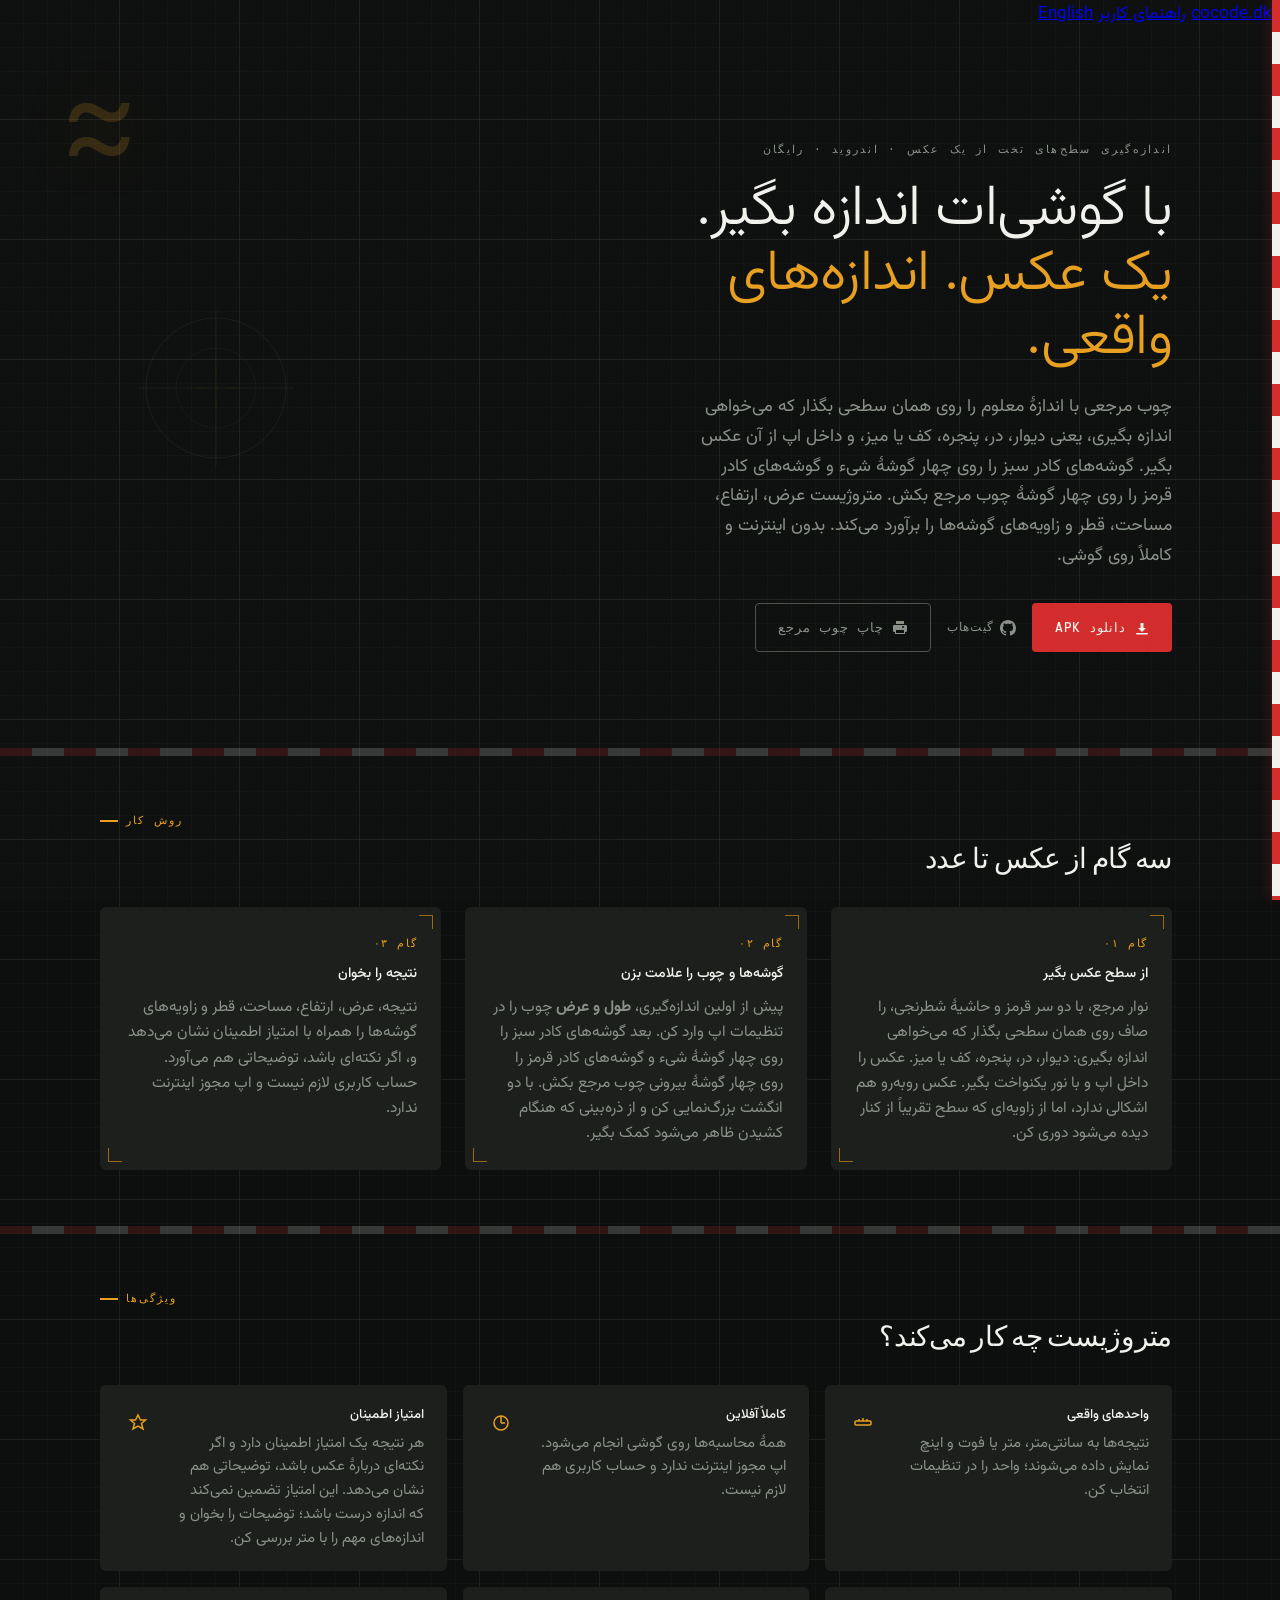
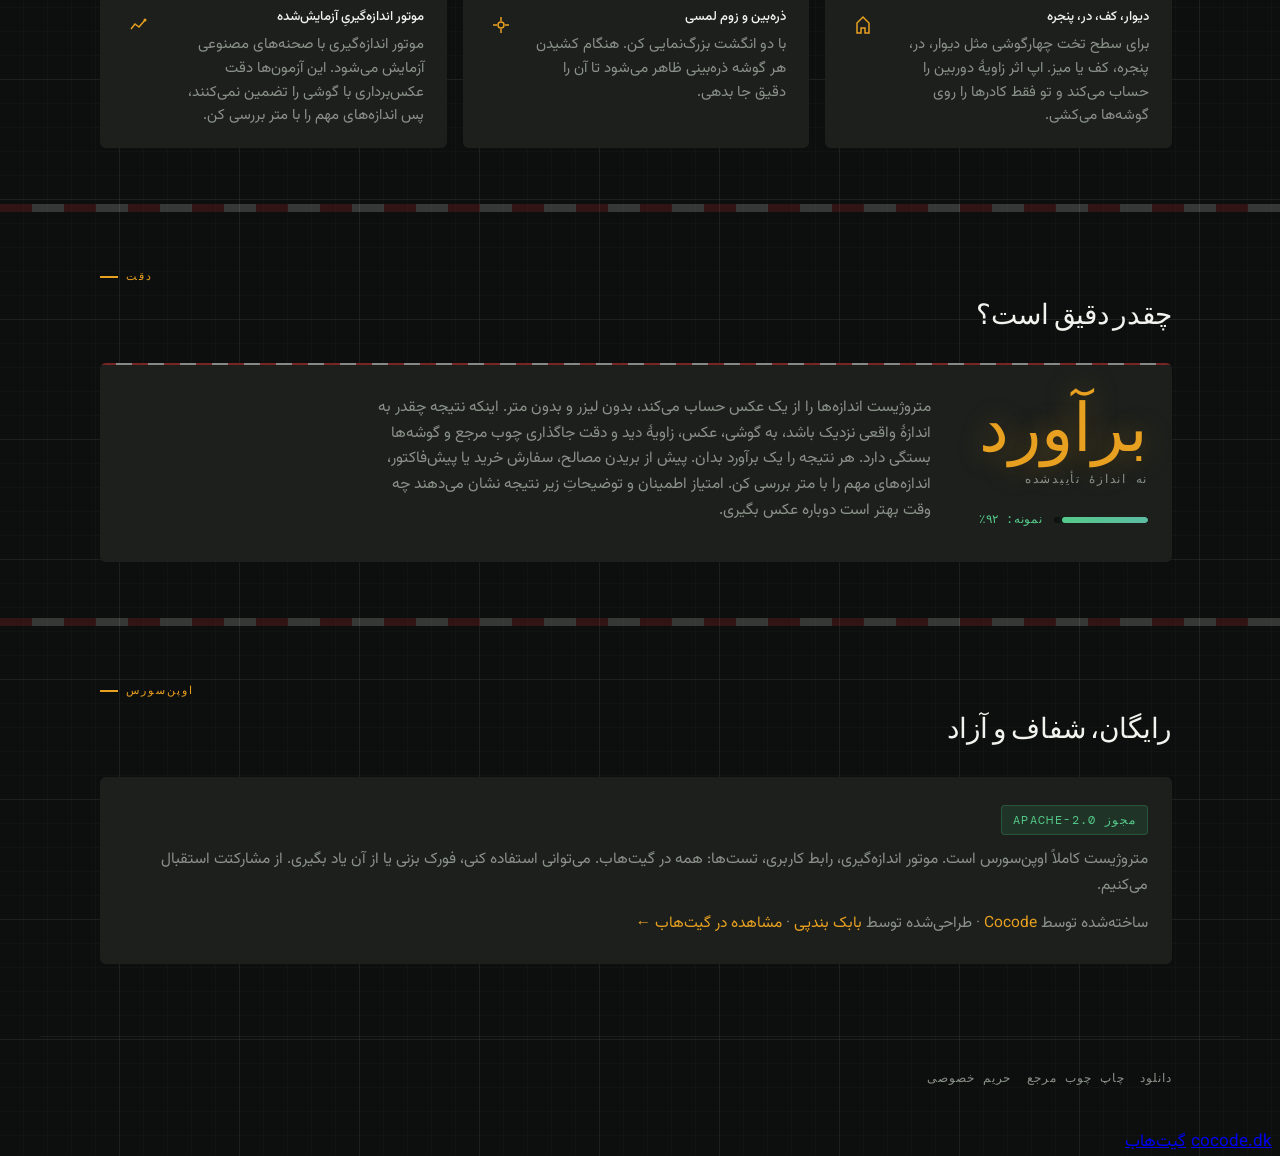
<file: website/fa/index.html>
<!--
  کلمات کلیدی: اندازه‌گیری با گوشی، اپلیکیشن اندازه‌گیری از عکس، اپ اندرویدی متراژ،
  اندازه‌گیری دیوار با دوربین، محاسبه مساحت با اندروید، متروژیست، ابزار اندازه‌گیری آفلاین،
  اندازه‌گیری با تلفن همراه، نرم‌افزار اندازه‌گیری از یک عکس
-->
<!DOCTYPE html>
<html lang="fa" dir="rtl">
<head>
  <meta charset="UTF-8">
  <meta name="viewport" content="width=device-width, initial-scale=1.0">

  <!-- Primary SEO -->
  <title>اندازه‌گیری با گوشی — اپ اندرویدی متروژیست</title>
  <meta name="description" content="متروژیست با یک عکس از گوشی و یک چوب مرجع با اندازهٔ معلوم، عرض، ارتفاع، مساحت، قطر و زاویه‌های یک سطح تخت چهارگوش، مثل دیوار، در، پنجره، کف یا میز را برآورد می‌کند. بدون اینترنت. رایگان. اوپن‌سورس. ساخته‌شده توسط کوکد.">
  <meta name="robots" content="index, follow">
  <link rel="canonical" href="https://measure.cocode.dk/fa/">

  <!-- hreflang -->
  <link rel="alternate" hreflang="en" href="https://measure.cocode.dk/">
  <link rel="alternate" hreflang="da" href="https://measure.cocode.dk/da/">
  <link rel="alternate" hreflang="fa" href="https://measure.cocode.dk/fa/">
  <link rel="alternate" hreflang="x-default" href="https://measure.cocode.dk/">

  <!-- Open Graph -->
  <meta property="og:type" content="website">
  <meta property="og:url" content="https://measure.cocode.dk/fa/">
  <meta property="og:title" content="اندازه‌گیری با گوشی — اپ اندرویدی متروژیست">
  <meta property="og:description" content="برآورد ابعاد سطوح صاف از یک عکس. چهار گوشهٔ سطح و چهار گوشهٔ چوب مرجع را علامت بزنید و عرض، ارتفاع، مساحت، قطر و زاویه‌ها را ببینید. رایگان، آفلاین، اوپن‌سورس.">
  <meta property="og:image" content="https://measure.cocode.dk/og.png">
  <meta property="og:image:width" content="1200">
  <meta property="og:image:height" content="630">
  <meta property="og:locale" content="fa_IR">
  <meta property="og:locale:alternate" content="en_US">
  <meta property="og:locale:alternate" content="da_DK">
  <meta property="og:site_name" content="Metrologist">

  <!-- Twitter Card -->
  <meta name="twitter:card" content="summary_large_image">
  <meta name="twitter:title" content="اندازه‌گیری با گوشی — اپ اندرویدی متروژیست">
  <meta name="twitter:description" content="برآورد ابعاد یک سطح تخت از یک عکس. اپ رایگان و آفلاین اندروید.">
  <meta name="twitter:image" content="https://measure.cocode.dk/og.png">

  <!-- Favicon -->
  <link rel="icon" type="image/svg+xml" href="../favicon.svg">

  <!-- Styles -->
  <link rel="stylesheet" href="../styles.css">
  <link rel="stylesheet" href="../guide.css">
  <link rel="stylesheet" href="https://brand.cocode.dk/v1.css">
  <script type="module" src="https://brand.cocode.dk/v1.js"></script>

  <!-- JSON-LD -->
  <script type="application/ld+json">
  {
    "@context": "https://schema.org",
    "@type": "MobileApplication",
    "name": "Metrologist",
    "alternateName": "متروژیست",
    "description": "برآورد عرض، ارتفاع، مساحت، قطر و زاویه‌های یک سطح تخت از یک عکس و یک چوب مرجع، همراه با امتیاز اطمینان. بدون اینترنت کار می‌کند.",
    "operatingSystem": "Android",
    "applicationCategory": "UtilitiesApplication",
    "inLanguage": ["en", "da"],
    "offers": {
      "@type": "Offer",
      "price": "0",
      "priceCurrency": "IRR"
    },
    "author": {
      "@type": "Person",
      "name": "بابک بندپی",
      "url": "https://linkedin.com/in/babakbandpey",
      "worksFor": {
        "@type": "Organization",
        "name": "Cocode",
        "url": "https://cocode.dk",
        "sameAs": [
          "https://linkedin.com/in/babakbandpey",
          "https://github.com/cocodedk"
        ]
      }
    },
    "codeRepository": "https://github.com/cocodedk/Metrologist",
    "downloadUrl": "https://github.com/cocodedk/Metrologist/releases/latest/download/Metrologist.apk",
    "softwareVersion": "latest",
    "license": "https://www.apache.org/licenses/LICENSE-2.0"
  }
  </script>
</head>
<body>
  <a class="skip-link" href="#main">رفتن به محتوا</a>

  <!-- Fixed staff rail -->
  <div class="staff-rail" aria-hidden="true"></div>

  <!-- The cocode.dk family frame. Without JavaScript its children show instead: a way home
       and the User guide link (the old top bar's language switch is now built from the
       hreflang tags in <head>). -->
  <cocode-head project="Metrologist" accent="#E8A020" on-accent="#0D0F0E" links="راهنمای کاربر:user-guide.html" dark>
    <a href="https://cocode.dk">cocode.dk</a>
    <a href="user-guide.html">راهنمای کاربر</a>
    <a href="../" hreflang="en">English</a>
  </cocode-head>

  <!-- Main content -->
  <main id="main">

    <!-- Hero -->
    <section class="hero page-wrap" aria-labelledby="hero-heading">
      <div class="hero-readout mono" aria-hidden="true">≈</div>

      <!-- Crosshair SVG decoration -->
      <svg class="hero-crosshair" viewBox="0 0 160 160" aria-hidden="true" focusable="false">
        <circle cx="80" cy="80" r="70" fill="none" stroke="#F2F2EE" stroke-width="0.8"/>
        <circle cx="80" cy="80" r="40" fill="none" stroke="#F2F2EE" stroke-width="0.5"/>
        <line x1="80" y1="2" x2="80" y2="158" stroke="#F2F2EE" stroke-width="0.8"/>
        <line x1="2" y1="80" x2="158" y2="80" stroke="#F2F2EE" stroke-width="0.8"/>
        <line x1="80" y1="60" x2="80" y2="70" stroke="#E8A020" stroke-width="1.5"/>
        <line x1="80" y1="90" x2="80" y2="100" stroke="#E8A020" stroke-width="1.5"/>
        <line x1="60" y1="80" x2="70" y2="80" stroke="#E8A020" stroke-width="1.5"/>
        <line x1="90" y1="80" x2="100" y2="80" stroke="#E8A020" stroke-width="1.5"/>
        <circle cx="80" cy="80" r="2" fill="#E8A020"/>
      </svg>

      <div class="hero-content">
        <p class="hero-eyebrow">اندازه‌گیری سطح‌های تخت از یک عکس · اندروید · رایگان</p>
        <h1 id="hero-heading">
          با گوشی‌ات اندازه بگیر.<br>
          <em>یک عکس. اندازه‌های واقعی.</em>
        </h1>
        <p class="hero-desc">
          چوب مرجعی با اندازهٔ معلوم را روی همان سطحی بگذار که می‌خواهی اندازه بگیری، یعنی دیوار، در، پنجره، کف یا میز، و داخل اپ از آن عکس بگیر. گوشه‌های کادر سبز را روی چهار گوشهٔ شیء و گوشه‌های کادر قرمز را روی چهار گوشهٔ چوب مرجع بکش. متروژیست عرض، ارتفاع، مساحت، قطر و زاویه‌های گوشه‌ها را برآورد می‌کند. بدون اینترنت و کاملاً روی گوشی.
        </p>
        <div class="hero-actions">
          <a href="https://github.com/cocodedk/Metrologist/releases/latest/download/Metrologist.apk"
             class="btn-primary"
             aria-label="دانلود فایل APK متروژیست">
            <svg width="16" height="16" viewBox="0 0 16 16" fill="currentColor" aria-hidden="true">
              <path d="M8 12l-4-4h2.5V3h3v5H12L8 12z"/>
              <rect x="2" y="13" width="12" height="1.5" rx="0.75"/>
            </svg>
            دانلود APK
          </a>
          <a href="https://github.com/cocodedk/Metrologist"
             class="btn-tertiary"
             target="_blank"
             rel="noreferrer"
             aria-label="مشاهده کد روی گیت‌هاب">
            <svg width="16" height="16" viewBox="0 0 16 16" fill="currentColor" aria-hidden="true">
              <path d="M8 0C3.58 0 0 3.58 0 8c0 3.54 2.29 6.53 5.47 7.59.4.07.55-.17.55-.38 0-.19-.01-.82-.01-1.49-2.01.37-2.53-.49-2.69-.94-.09-.23-.48-.94-.82-1.13-.28-.15-.68-.52-.01-.53.63-.01 1.08.58 1.23.82.72 1.21 1.87.87 2.33.66.07-.52.28-.87.51-1.07-1.78-.2-3.64-.89-3.64-3.95 0-.87.31-1.59.82-2.15-.08-.2-.36-1.02.08-2.12 0 0 .67-.21 2.2.82.64-.18 1.32-.27 2-.27.68 0 1.36.09 2 .27 1.53-1.04 2.2-.82 2.2-.82.44 1.1.16 1.92.08 2.12.51.56.82 1.27.82 2.15 0 3.07-1.87 3.75-3.65 3.95.29.25.54.73.54 1.48 0 1.07-.01 1.93-.01 2.2 0 .21.15.46.55.38A8.013 8.013 0 0016 8c0-4.42-3.58-8-8-8z"/>
            </svg>
            گیت‌هاب
          </a>
          <a href="print-stick.html"
             class="btn-secondary"
             aria-label="چاپ چوب مرجع در اندازه واقعی">
            <svg width="16" height="16" viewBox="0 0 16 16" fill="currentColor" aria-hidden="true">
              <path d="M4 1h8v3H4V1zm-2 4h12a1 1 0 011 1v5a1 1 0 01-1 1h-1v2H3v-2H2a1 1 0 01-1-1V6a1 1 0 011-1zm9 1a1 1 0 100 2 1 1 0 000-2zM4 10v3h8v-3H4z"/>
            </svg>
            چاپ چوب مرجع
          </a>
        </div>
      </div>
    </section>

    <div class="staff-divider" aria-hidden="true"></div>

    <!-- How it works -->
    <section aria-labelledby="how-heading">
      <div class="page-wrap">
        <p class="section-label">روش کار</p>
        <h2 id="how-heading">سه گام از عکس تا عدد</h2>

        <div class="steps-grid">
          <article class="step-card reveal">
            <span class="step-num mono">گام ۰۱</span>
            <h3>از سطح عکس بگیر</h3>
            <p>نوار مرجع، با دو سر قرمز و حاشیهٔ شطرنجی، را صاف روی همان سطحی بگذار که می‌خواهی اندازه بگیری: دیوار، در، پنجره، کف یا میز. عکس را داخل اپ و با نور یکنواخت بگیر. عکس روبه‌رو هم اشکالی ندارد، اما از زاویه‌ای که سطح تقریباً از کنار دیده می‌شود دوری کن.</p>
          </article>

          <article class="step-card reveal" style="transition-delay:0.08s">
            <span class="step-num mono">گام ۰۲</span>
            <h3>گوشه‌ها و چوب را علامت بزن</h3>
            <p>پیش از اولین اندازه‌گیری، <strong>طول و عرض</strong> چوب را در تنظیمات اپ وارد کن. بعد گوشه‌های کادر سبز را روی چهار گوشهٔ شیء و گوشه‌های کادر قرمز را روی چهار گوشهٔ بیرونی چوب مرجع بکش. با دو انگشت بزرگ‌نمایی کن و از ذره‌بینی که هنگام کشیدن ظاهر می‌شود کمک بگیر.</p>
          </article>

          <article class="step-card reveal" style="transition-delay:0.16s">
            <span class="step-num mono">گام ۰۳</span>
            <h3>نتیجه را بخوان</h3>
            <p>نتیجه، عرض، ارتفاع، مساحت، قطر و زاویه‌های گوشه‌ها را همراه با امتیاز اطمینان نشان می‌دهد و، اگر نکته‌ای باشد، توضیحاتی هم می‌آورد. حساب کاربری لازم نیست و اپ مجوز اینترنت ندارد.</p>
          </article>
        </div>
      </div>
    </section>

    <div class="staff-divider" aria-hidden="true"></div>

    <!-- Features -->
    <section aria-labelledby="features-heading">
      <div class="page-wrap">
        <p class="section-label">ویژگی‌ها</p>
        <h2 id="features-heading">متروژیست چه کار می‌کند؟</h2>

        <div class="features-grid">
          <div class="feature-item reveal">
            <div class="feature-icon" aria-hidden="true">
              <svg viewBox="0 0 20 20" fill="none" stroke="currentColor" stroke-width="1.5">
                <rect x="2" y="8" width="16" height="4" rx="1"/>
                <line x1="6" y1="6" x2="6" y2="8"/>
                <line x1="10" y1="5" x2="10" y2="8"/>
                <line x1="14" y1="6" x2="14" y2="8"/>
              </svg>
            </div>
            <div class="feature-text">
              <h3>واحدهای واقعی</h3>
              <p>نتیجه‌ها به سانتی‌متر، متر یا فوت و اینچ نمایش داده می‌شوند؛ واحد را در تنظیمات انتخاب کن.</p>
            </div>
          </div>

          <div class="feature-item reveal" style="transition-delay:0.05s">
            <div class="feature-icon" aria-hidden="true">
              <svg viewBox="0 0 20 20" fill="none" stroke="currentColor" stroke-width="1.5">
                <circle cx="10" cy="10" r="7"/>
                <line x1="10" y1="3" x2="10" y2="10"/>
                <line x1="10" y1="10" x2="14" y2="10"/>
              </svg>
            </div>
            <div class="feature-text">
              <h3>کاملاً آفلاین</h3>
              <p>همهٔ محاسبه‌ها روی گوشی انجام می‌شود. اپ مجوز اینترنت ندارد و حساب کاربری هم لازم نیست.</p>
            </div>
          </div>

          <div class="feature-item reveal" style="transition-delay:0.1s">
            <div class="feature-icon" aria-hidden="true">
              <svg viewBox="0 0 20 20" fill="none" stroke="currentColor" stroke-width="1.5">
                <path d="M10 2L12.5 7H17.5L13.5 10.5L15 16L10 13L5 16L6.5 10.5L2.5 7H7.5L10 2Z"/>
              </svg>
            </div>
            <div class="feature-text">
              <h3>امتیاز اطمینان</h3>
              <p>هر نتیجه یک امتیاز اطمینان دارد و اگر نکته‌ای دربارهٔ عکس باشد، توضیحاتی هم نشان می‌دهد. این امتیاز تضمین نمی‌کند که اندازه درست باشد؛ توضیحات را بخوان و اندازه‌های مهم را با متر بررسی کن.</p>
            </div>
          </div>

          <div class="feature-item reveal" style="transition-delay:0.15s">
            <div class="feature-icon" aria-hidden="true">
              <svg viewBox="0 0 20 20" fill="none" stroke="currentColor" stroke-width="1.5">
                <path d="M4 8L10 2L16 8V18H12V13H8V18H4V8Z"/>
              </svg>
            </div>
            <div class="feature-text">
              <h3>دیوار، کف، در، پنجره</h3>
              <p>برای سطح تخت چهارگوشی مثل دیوار، در، پنجره، کف یا میز. اپ اثر زاویهٔ دوربین را حساب می‌کند و تو فقط کادرها را روی گوشه‌ها می‌کشی.</p>
            </div>
          </div>

          <div class="feature-item reveal" style="transition-delay:0.2s">
            <div class="feature-icon" aria-hidden="true">
              <svg viewBox="0 0 20 20" fill="none" stroke="currentColor" stroke-width="1.5">
                <circle cx="10" cy="10" r="3"/>
                <line x1="10" y1="2" x2="10" y2="6"/>
                <line x1="10" y1="14" x2="10" y2="18"/>
                <line x1="2" y1="10" x2="6" y2="10"/>
                <line x1="14" y1="10" x2="18" y2="10"/>
              </svg>
            </div>
            <div class="feature-text">
              <h3>ذره‌بین و زوم لمسی</h3>
              <p>با دو انگشت بزرگ‌نمایی کن. هنگام کشیدن هر گوشه ذره‌بینی ظاهر می‌شود تا آن را دقیق جا بدهی.</p>
            </div>
          </div>

          <div class="feature-item reveal" style="transition-delay:0.25s">
            <div class="feature-icon" aria-hidden="true">
              <svg viewBox="0 0 20 20" fill="none" stroke="currentColor" stroke-width="1.5">
                <polyline points="3,14 7,9 11,12 17,5"/>
                <circle cx="17" cy="5" r="1.5" fill="currentColor" stroke="none"/>
              </svg>
            </div>
            <div class="feature-text">
              <h3>موتور اندازه‌گیریِ آزمایش‌شده</h3>
              <p>موتور اندازه‌گیری با صحنه‌های مصنوعی آزمایش می‌شود. این آزمون‌ها دقت عکس‌برداری با گوشی را تضمین نمی‌کنند، پس اندازه‌های مهم را با متر بررسی کن.</p>
            </div>
          </div>
        </div>
      </div>
    </section>

    <div class="staff-divider" aria-hidden="true"></div>

    <!-- Accuracy -->
    <section aria-labelledby="accuracy-heading">
      <div class="page-wrap">
        <p class="section-label">دقت</p>
        <h2 id="accuracy-heading">چقدر دقیق است؟</h2>

        <div class="accuracy-block reveal">
          <div class="accuracy-left">
            <div class="accuracy-readout">برآورد</div>
            <div class="accuracy-label mono">نه اندازهٔ تأییدشده</div>
            <div class="confidence-row">
              <div class="confidence-bar-wrap" role="meter" aria-valuenow="92" aria-valuemin="0" aria-valuemax="100" aria-label="نمونه امتیاز اطمینان">
                <div class="confidence-bar"></div>
              </div>
              <span class="confidence-value mono">نمونه: ۹۲٪</span>
            </div>
          </div>
          <div class="accuracy-right">
            <p>
              متروژیست اندازه‌ها را از یک عکس حساب می‌کند، بدون لیزر و بدون متر. اینکه نتیجه چقدر به اندازهٔ واقعی نزدیک باشد، به گوشی، عکس، زاویهٔ دید و دقت جاگذاری چوب مرجع و گوشه‌ها بستگی دارد. هر نتیجه را یک برآورد بدان. پیش از بریدن مصالح، سفارش خرید یا پیش‌فاکتور، اندازه‌های مهم را با متر بررسی کن. امتیاز اطمینان و توضیحاتِ زیر نتیجه نشان می‌دهند چه وقت بهتر است دوباره عکس بگیری.
            </p>
          </div>
        </div>
      </div>
    </section>

    <div class="staff-divider" aria-hidden="true"></div>

    <!-- Open source -->
    <section aria-labelledby="opensource-heading">
      <div class="page-wrap">
        <p class="section-label">اوپن‌سورس</p>
        <h2 id="opensource-heading">رایگان، شفاف و آزاد</h2>

        <div class="opensource-block reveal">
          <span class="license-badge">مجوز Apache-2.0</span>
          <p>
            متروژیست کاملاً اوپن‌سورس است. موتور اندازه‌گیری، رابط کاربری، تست‌ها: همه در گیت‌هاب. می‌توانی استفاده کنی، فورک بزنی یا از آن یاد بگیری. از مشارکتت استقبال می‌کنیم.
          </p>
          <p>
            ساخته‌شده توسط <a href="https://cocode.dk" target="_blank" rel="noreferrer">Cocode</a> ·
            طراحی‌شده توسط <a href="https://linkedin.com/in/babakbandpey" target="_blank" rel="noreferrer">بابک بندپی</a> ·
            <a href="https://github.com/cocodedk/Metrologist" target="_blank" rel="noreferrer">مشاهده در گیت‌هاب ←</a>
          </p>
        </div>
      </div>
    </section>

  </main>

  <!-- Slim footer: what the old footer carried besides author/copyright/source, which
       cocode-foot now covers. -->
  <footer class="site-footer page-wrap">
    <div class="footer-inner">
      <div class="footer-links">
        <a href="https://github.com/cocodedk/Metrologist/releases/latest/download/Metrologist.apk" aria-label="دانلود فایل APK متروژیست">دانلود</a>
        <a href="print-stick.html">چاپ چوب مرجع</a>
        <a href="../privacy/">حریم خصوصی</a>
      </div>
    </div>
  </footer>

  <cocode-foot repo="cocodedk/Metrologist" dark>
    <a href="https://cocode.dk">cocode.dk</a>
    <a href="https://github.com/cocodedk/Metrologist">گیت‌هاب</a>
  </cocode-foot>

  <script>
    // Scroll-triggered reveal
    const observer = new IntersectionObserver(
      (entries) => entries.forEach(e => {
        if (e.isIntersecting) {
          e.target.classList.add('visible');
          observer.unobserve(e.target);
        }
      }),
      { threshold: 0.12, rootMargin: '0px 0px -40px 0px' }
    );
    document.querySelectorAll('.reveal').forEach(el => observer.observe(el));
  </script>
</body>
</html>
</file>
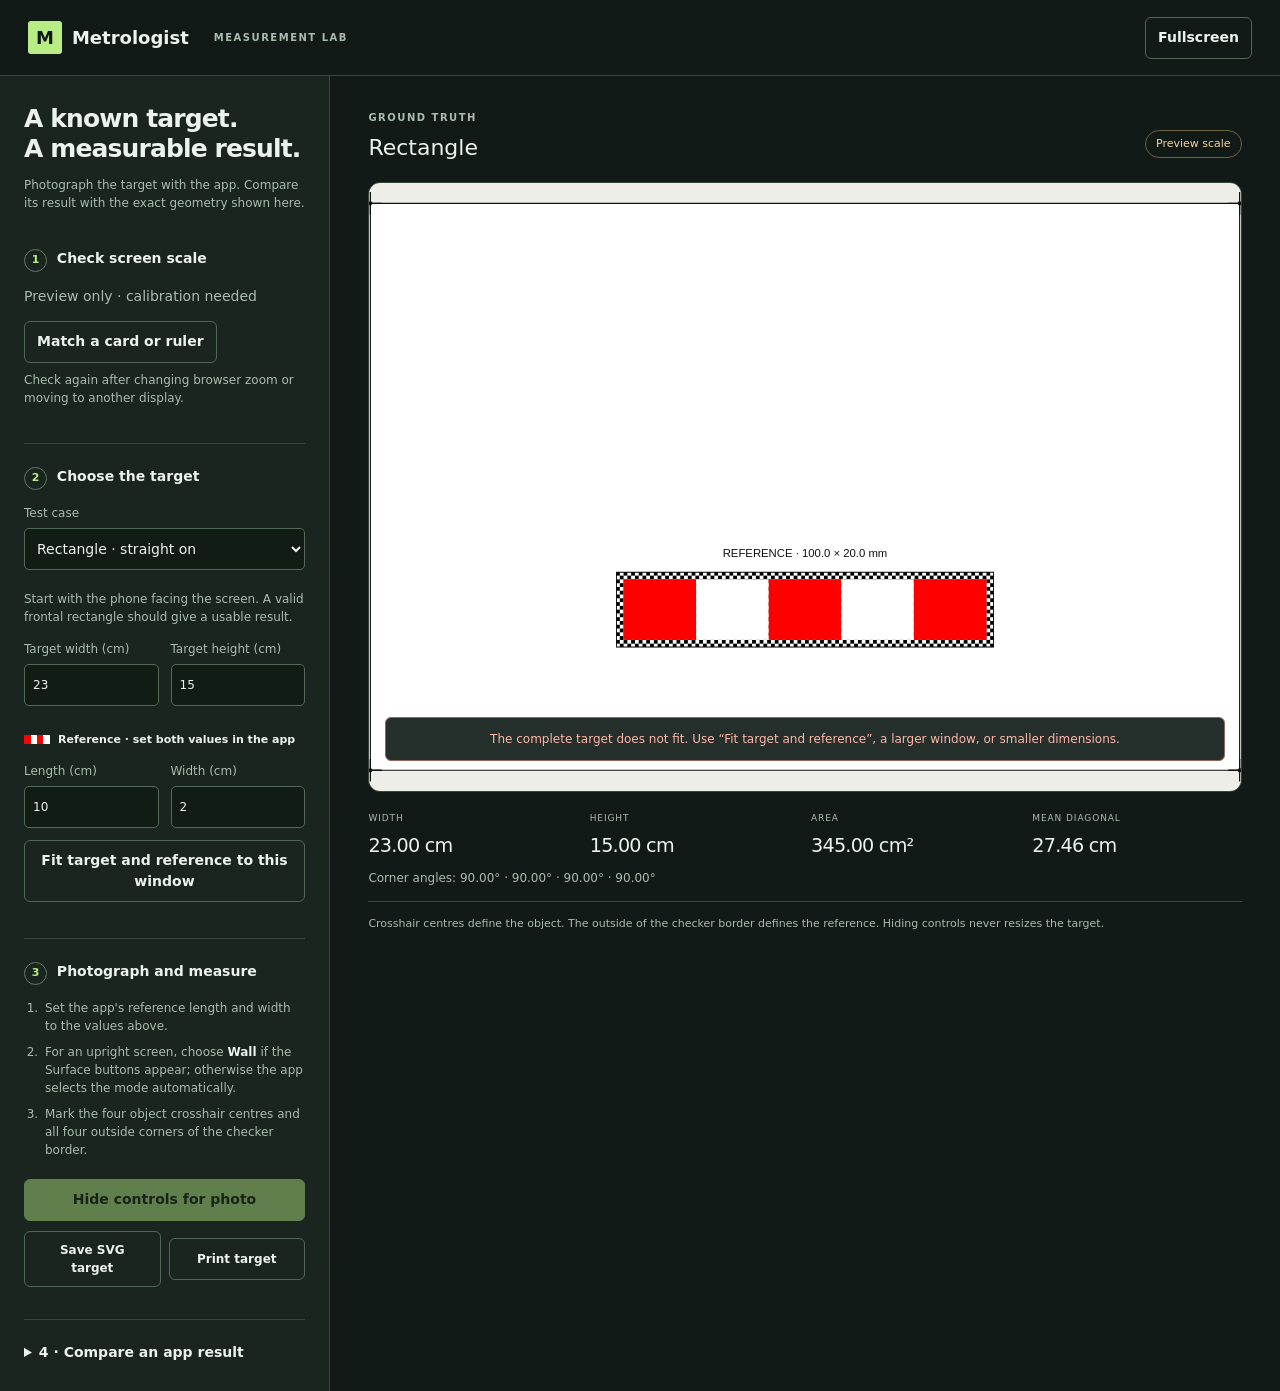
<file: tools/calibration-target.html>
<!doctype html>
<html lang="en">
<head>
  <meta charset="utf-8">
  <meta name="viewport" content="width=device-width, initial-scale=1">
  <title>Measurement lab · Metrologist</title>
  <link rel="icon" href="data:,">
  <link rel="stylesheet" href="calibration/style.css">
  <script defer src="calibration/geometry.js"></script>
  <script defer src="calibration/display.js"></script>
  <script defer src="calibration/app.js"></script>
</head>
<body>
  <header><strong><span class="logo">M</span> Metrologist</strong><span class="eyebrow">MEASUREMENT LAB</span><button id="fullscreen">Fullscreen</button></header>
  <main>
    <aside aria-label="Test controls">
      <h1>A known target.<br>A measurable result.</h1>
      <p>Photograph the target with the app. Compare its result with the exact geometry shown here.</p>
      <section>
        <h2><span>1</span> Check screen scale</h2>
        <p id="scale-status" role="status">Preview only · calibration needed</p>
        <button id="calibrate">Match a card or ruler</button>
        <p class="small">Check again after changing browser zoom or moving to another display.</p>
      </section>
      <section>
        <h2><span>2</span> Choose the target</h2>
        <label for="scenario">Test case</label>
        <select id="scenario"><option value="front">Rectangle · straight on</option><option value="angle">Rectangle · angled view</option><option value="quad">Non-rectangle · shape check</option></select>
        <p id="case-note" class="small"></p>
        <div class="pair"><label>Target width (cm)<input id="width" type="number" min="4" step="0.1" value="23"></label><label>Target height (cm)<input id="height" type="number" min="3" step="0.1" value="15"></label></div>
        <h3><i class="swatch"></i> Reference · set both values in the app</h3>
        <div class="pair"><label>Length (cm)<input id="length" type="number" min="1" step="0.1" value="10"></label><label>Width (cm)<input id="stick-width" type="number" min="0.1" step="0.1" value="2"></label></div>
        <p id="error" class="error" role="alert" hidden></p>
        <button id="fit">Fit target and reference to this window</button>
        <p id="fit-note" class="small" role="status"></p>
      </section>
      <section>
        <h2><span>3</span> Photograph and measure</h2>
        <ol><li>Set the app's reference length and width to the values above.</li><li>For an upright screen, choose <b>Wall</b> if the Surface buttons appear; otherwise the app selects the mode automatically.</li><li>Mark the four object crosshair centres and all four outside corners of the checker border.</li></ol>
        <button id="photo" class="primary" disabled>Hide controls for photo</button>
        <div class="buttons"><button id="svg">Save SVG target</button><button id="print">Print target</button></div>
      </section>
      <details><summary>4 · Compare an app result</summary>
        <p class="small">Use centimetres. Width and height are the averages of opposite edges; diagonal is the average of both diagonals.</p>
        <div class="pair"><label>App width (cm)<input id="actual-width" type="number" min="0" step="any"></label><label>App height (cm)<input id="actual-height" type="number" min="0" step="any"></label></div>
        <div class="pair"><label>App area (cm²), optional<input id="actual-area" type="number" min="0" step="any"></label><label>Tolerance (%)<input id="tolerance" type="number" min="0.1" max="20" step="0.1" value="2"></label></div>
        <button id="compare">Compare measurements</button>
        <div id="result" role="status"></div><button id="record" disabled>Save test record</button>
      </details>
    </aside>
    <section class="workspace" aria-label="Measurement target">
      <div class="stage-heading"><div><span class="eyebrow">GROUND TRUTH</span><h2 id="target-title">Rectangle</h2></div><span id="badge">Preview scale</span></div>
      <div id="stage"><div id="target"></div><p id="stage-message" hidden></p></div>
      <dl><div><dt>Width</dt><dd id="truth-width">—</dd></div><div><dt>Height</dt><dd id="truth-height">—</dd></div><div><dt>Area</dt><dd id="truth-area">—</dd></div><div><dt>Mean diagonal</dt><dd id="truth-diagonal">—</dd></div></dl>
      <p id="angles" class="small"></p>
      <p class="foot">Crosshair centres define the object. The outside of the checker border defines the reference. Hiding controls never resizes the target.</p>
    </section>
  </main>
  <button id="exit-photo" hidden>Show controls · Esc</button>
  <dialog id="calibration" aria-labelledby="cal-title">
    <form method="dialog"><button class="close" aria-label="Close calibration">✕</button></form>
    <span class="eyebrow">PHYSICAL SCREEN SCALE</span><h2 id="cal-title">Match something you can measure</h2>
    <p>Hold an ID-1 bank card against the screen, or use a ruler. Adjust until the outer edges match.</p>
    <label for="method">Reference</label><select id="method"><option value="card">Bank card · 85.6 × 53.98 mm</option><option value="ruler">Ruler · 100 mm line</option></select>
    <div id="sample-space"><div id="sample" role="img" aria-label="Physical reference outline"></div></div>
    <label for="scale-range">Adjust reference width</label><input id="scale-range" type="range" min="120" max="900" step="0.5" value="323.5">
    <div class="buttons"><button id="minus" aria-label="Reduce width by half a pixel">−</button><output id="scale-value" aria-live="polite"></output><button id="plus" aria-label="Increase width by half a pixel">+</button></div>
    <button id="confirm" class="primary">The reference matches</button>
    <p class="small">A saved scale is only a starting point. Confirm it each time you open the page.</p>
  </dialog>
  <p id="print-note">Print at 100% / Actual size. Disable “Fit to page”. Check the reference dimensions with a ruler before testing.</p>
</body>
</html>
</file>
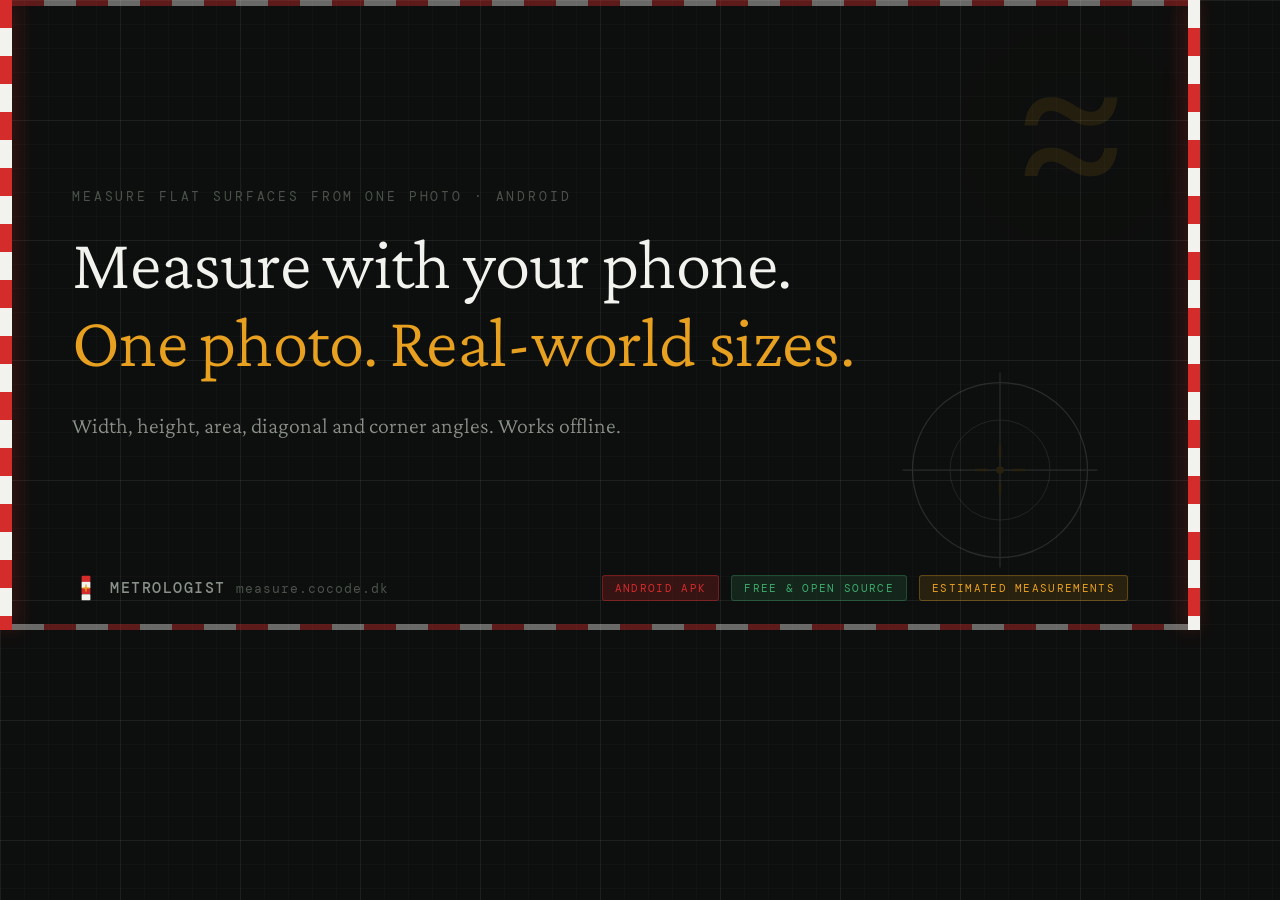
<file: website/og-image.html>
<!DOCTYPE html>
<html lang="en">
<head>
  <meta charset="UTF-8">
  <meta name="viewport" content="width=1200">
  <style>
    @import url('https://fonts.googleapis.com/css2?family=DM+Mono:wght@300;400;500&family=Crimson+Pro:wght@300;400&display=swap');

    * { margin: 0; padding: 0; box-sizing: border-box; }

    body {
      width: 1200px;
      height: 630px;
      overflow: hidden;
      background: #0D0F0E;
      font-family: 'DM Mono', monospace;
      position: relative;
      /* Engineering grid */
      background-image:
        linear-gradient(rgba(242,242,238,0.055) 1px, transparent 1px),
        linear-gradient(90deg, rgba(242,242,238,0.055) 1px, transparent 1px),
        linear-gradient(rgba(242,242,238,0.02) 1px, transparent 1px),
        linear-gradient(90deg, rgba(242,242,238,0.02) 1px, transparent 1px);
      background-size: 120px 120px, 120px 120px, 24px 24px, 24px 24px;
      color: #F2F2EE;
    }

    /* Staff rail left */
    .rail {
      position: absolute;
      top: 0; left: 0;
      width: 12px;
      height: 630px;
      background: repeating-linear-gradient(
        to bottom,
        #D42B2B 0px, #D42B2B 28px,
        #F2F2EE 28px, #F2F2EE 56px
      );
      box-shadow: 4px 0 20px rgba(212,43,43,0.3);
    }

    /* Staff rail right */
    .rail-right {
      position: absolute;
      top: 0; right: 0;
      width: 12px;
      height: 630px;
      background: repeating-linear-gradient(
        to bottom,
        #F2F2EE 0px, #F2F2EE 28px,
        #D42B2B 28px, #D42B2B 56px
      );
      box-shadow: -4px 0 20px rgba(212,43,43,0.3);
    }

    /* Top staff band */
    .top-band {
      position: absolute;
      top: 0; left: 12px; right: 12px;
      height: 6px;
      background: repeating-linear-gradient(
        to right,
        #D42B2B 0, #D42B2B 32px,
        #F2F2EE 32px, #F2F2EE 64px
      );
      opacity: 0.4;
    }

    /* Bottom staff band */
    .bottom-band {
      position: absolute;
      bottom: 0; left: 12px; right: 12px;
      height: 6px;
      background: repeating-linear-gradient(
        to right,
        #F2F2EE 0, #F2F2EE 32px,
        #D42B2B 32px, #D42B2B 64px
      );
      opacity: 0.4;
    }

    /* Main content area */
    .content {
      position: absolute;
      top: 60px;
      left: 72px;
      right: 72px;
      bottom: 60px;
      display: flex;
      flex-direction: column;
      justify-content: center;
    }

    .eyebrow {
      font-size: 13px;
      letter-spacing: 0.22em;
      text-transform: uppercase;
      color: #4A524A;
      margin-bottom: 20px;
    }

    .headline {
      font-family: 'Crimson Pro', Georgia, serif;
      font-weight: 300;
      font-size: 72px;
      line-height: 1.08;
      letter-spacing: -0.01em;
      color: #F2F2EE;
      margin-bottom: 28px;
    }

    .headline em {
      font-style: normal;
      color: #E8A020;
    }

    .subtitle {
      font-family: 'Crimson Pro', Georgia, serif;
      font-weight: 300;
      font-size: 22px;
      color: #8A9189;
      line-height: 1.5;
      max-width: 640px;
    }

    /* Big amber readout (ghost) */
    .ghost-readout {
      position: absolute;
      top: 30px;
      right: 72px;
      font-size: 220px;
      font-weight: 300;
      letter-spacing: -0.04em;
      color: #E8A020;
      opacity: 0.1;
      text-shadow: 0 0 80px rgba(232,160,32,0.3);
      line-height: 1;
      pointer-events: none;
    }

    /* Crosshair SVG */
    .crosshair {
      position: absolute;
      bottom: 60px;
      right: 100px;
      opacity: 0.12;
    }

    /* Bottom meta bar */
    .meta-bar {
      position: absolute;
      bottom: 28px;
      left: 72px;
      right: 72px;
      display: flex;
      align-items: center;
      justify-content: space-between;
    }

    .meta-brand {
      display: flex;
      align-items: center;
      gap: 10px;
    }

    .meta-brand-name {
      font-size: 15px;
      font-weight: 500;
      letter-spacing: 0.1em;
      text-transform: uppercase;
      color: #8A9189;
    }

    .meta-url {
      font-size: 13px;
      letter-spacing: 0.08em;
      color: #4A524A;
    }

    .badge-row {
      display: flex;
      gap: 12px;
      align-items: center;
    }

    .badge {
      font-size: 11px;
      letter-spacing: 0.12em;
      text-transform: uppercase;
      padding: 5px 12px;
      border-radius: 3px;
    }

    .badge-red {
      background: rgba(212,43,43,0.2);
      border: 1px solid rgba(212,43,43,0.4);
      color: #D42B2B;
    }

    .badge-green {
      background: rgba(61,170,107,0.15);
      border: 1px solid rgba(61,170,107,0.3);
      color: #3DAA6B;
    }

    .badge-amber {
      background: rgba(232,160,32,0.12);
      border: 1px solid rgba(232,160,32,0.3);
      color: #E8A020;
    }

    /* Staff icon inline */
    .staff-icon {
      display: inline-block;
      width: 18px;
      height: 18px;
      vertical-align: middle;
      margin-left: 4px;
    }
  </style>
</head>
<body>
  <div class="rail"></div>
  <div class="rail-right"></div>
  <div class="top-band"></div>
  <div class="bottom-band"></div>

  <div class="ghost-readout">≈</div>

  <svg class="crosshair" width="200" height="200" viewBox="0 0 160 160">
    <circle cx="80" cy="80" r="70" fill="none" stroke="#F2F2EE" stroke-width="1"/>
    <circle cx="80" cy="80" r="40" fill="none" stroke="#F2F2EE" stroke-width="0.6"/>
    <line x1="80" y1="2" x2="80" y2="158" stroke="#F2F2EE" stroke-width="1"/>
    <line x1="2" y1="80" x2="158" y2="80" stroke="#F2F2EE" stroke-width="1"/>
    <line x1="80" y1="60" x2="80" y2="70" stroke="#E8A020" stroke-width="2"/>
    <line x1="80" y1="90" x2="80" y2="100" stroke="#E8A020" stroke-width="2"/>
    <line x1="60" y1="80" x2="70" y2="80" stroke="#E8A020" stroke-width="2"/>
    <line x1="90" y1="80" x2="100" y2="80" stroke="#E8A020" stroke-width="2"/>
    <circle cx="80" cy="80" r="3" fill="#E8A020"/>
  </svg>

  <div class="content">
    <p class="eyebrow">Measure flat surfaces from one photo · Android</p>
    <h1 class="headline">
      Measure with your phone.<br>
      <em>One photo. Real-world sizes.</em>
    </h1>
    <p class="subtitle">
      Width, height, area, diagonal and corner angles. Works offline.
    </p>
  </div>

  <div class="meta-bar">
    <div class="meta-brand">
      <svg width="28" height="28" viewBox="0 0 32 32">
        <rect x="11" y="2" width="10" height="7" rx="1" fill="#D42B2B"/>
        <rect x="11" y="9" width="10" height="7" fill="#F2F2EE"/>
        <rect x="11" y="16" width="10" height="7" fill="#D42B2B"/>
        <rect x="11" y="23" width="10" height="7" rx="1" fill="#F2F2EE"/>
        <line x1="16" y1="12" x2="16" y2="20" stroke="#E8A020" stroke-width="1.5"/>
        <line x1="12" y1="16" x2="20" y2="16" stroke="#E8A020" stroke-width="1.5"/>
        <circle cx="16" cy="16" r="1.2" fill="#E8A020"/>
      </svg>
      <span class="meta-brand-name">Metrologist</span>
      <span class="meta-url">measure.cocode.dk</span>
    </div>
    <div class="badge-row">
      <span class="badge badge-red">Android APK</span>
      <span class="badge badge-green">Free & Open Source</span>
      <span class="badge badge-amber">Estimated measurements</span>
    </div>
  </div>
</body>
</html>
</file>
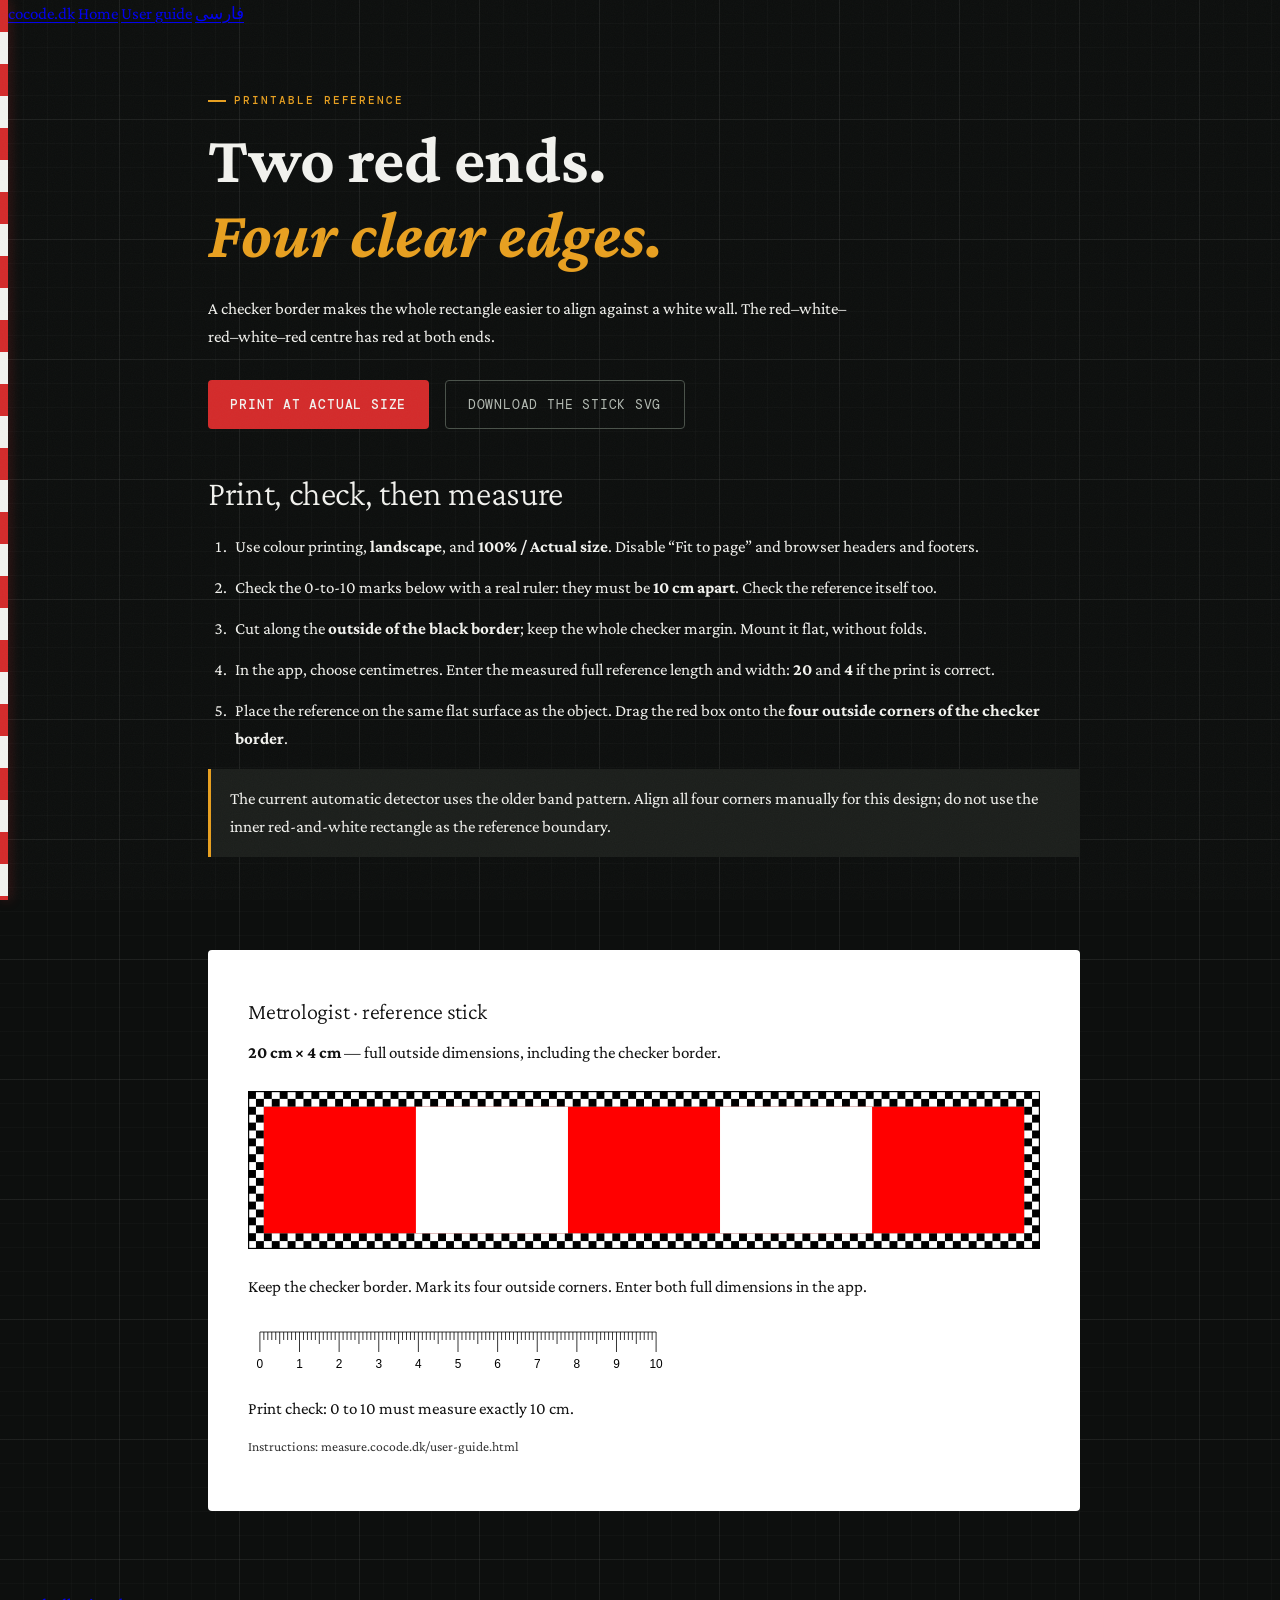
<file: website/print-stick.html>
<!DOCTYPE html>
<html lang="en">
<head>
  <meta charset="UTF-8">
  <meta name="viewport" content="width=device-width, initial-scale=1">
  <title>Print a Reference Stick — Metrologist</title>
  <meta name="description" content="A checker border makes the whole rectangle easier to align against a white wall. The red–white–red–white–red centre has red at both ends.">
  <link rel="canonical" href="https://measure.cocode.dk/print-stick.html">
  <link rel="alternate" hreflang="en" href="https://measure.cocode.dk/print-stick.html">
  <link rel="alternate" hreflang="fa" href="https://measure.cocode.dk/fa/print-stick.html">
  <link rel="alternate" hreflang="x-default" href="https://measure.cocode.dk/print-stick.html">
  <link rel="icon" type="image/svg+xml" href="favicon.svg">
  <link rel="stylesheet" href="styles.css">
  <link rel="stylesheet" href="guide.css">
  <link rel="stylesheet" href="print-stick.css">
  <link rel="stylesheet" href="https://brand.cocode.dk/v1.css">
  <script type="module" src="https://brand.cocode.dk/v1.js"></script>
</head>
<body class="guide-page print-page">
  <a class="skip-link" href="#main">Skip to content</a>
  <div class="staff-rail" aria-hidden="true"></div>
  <!-- The cocode.dk family frame. Hidden on the printed sheet (see guide.css @media print).
       Without JavaScript its children show instead: a way home and the User guide link. -->
  <cocode-head project="Metrologist" accent="#E8A020" on-accent="#0D0F0E" links="Home:./,User guide:user-guide.html" dark>
    <a href="https://cocode.dk">cocode.dk</a>
    <a href="./">Home</a>
    <a href="user-guide.html">User guide</a>
    <a href="fa/print-stick.html" hreflang="fa">فارسی</a>
  </cocode-head>
  <main id="main" class="page-wrap guide-wrap">
    <header class="guide-hero screen-only">
      <p class="section-label">PRINTABLE REFERENCE</p><h1>Two red ends.<br><em>Four clear edges.</em></h1>
      <p>A checker border makes the whole rectangle easier to align against a white wall. The red–white–red–white–red centre has red at both ends.</p>
      <div class="guide-actions"><button class="btn-primary" onclick="window.print()">Print at actual size</button><a class="btn-secondary" href="reference-stick.svg" download="metrologist-reference-200x40mm.svg">Download the stick SVG</a></div>
    </header>
    <div class="guide-content">
      <section class="screen-only" aria-labelledby="setup">
        <h2 id="setup">Print, check, then measure</h2>
        <ol>
          <li>Use colour printing, <strong>landscape</strong>, and <strong>100% / Actual size</strong>. Disable “Fit to page” and browser headers and footers.</li>
          <li>Check the 0-to-10 marks below with a real ruler: they must be <strong>10 cm apart</strong>. Check the reference itself too.</li>
          <li>Cut along the <strong>outside of the black border</strong>; keep the whole checker margin. Mount it flat, without folds.</li>
          <li>In the app, choose centimetres. Enter the measured full reference length and width: <strong>20</strong> and <strong>4</strong> if the print is correct.</li>
          <li>Place the reference on the same flat surface as the object. Drag the red box onto the <strong>four outside corners of the checker border</strong>.</li>
        </ol>
        <p class="guide-note">The current automatic detector uses the older band pattern. Align all four corners manually for this design; do not use the inner red-and-white rectangle as the reference boundary.</p>
      </section>
      <article class="reference-sheet" aria-labelledby="sheet-title">
        <h2 id="sheet-title">Metrologist · reference stick</h2>
        <p><strong>20 cm × 4 cm</strong> — full outside dimensions, including the checker border.</p>
        <img class="reference-art" src="reference-stick.svg" width="1000" height="200" alt="Red-white-red-white-red reference with a black and white checker margin on all four sides.">
        <p>Keep the checker border. Mark its four outside corners. Enter both full dimensions in the app.</p>
        <img class="scale-ruler" src="print-ruler.svg" width="530" height="70" alt="Print check: 0 to 10 must measure exactly 10 cm.">
        <p>Print check: 0 to 10 must measure exactly 10 cm.</p>
        <p class="print-only">Print in colour at 100% / Actual size, landscape. Verify with a real ruler before use.</p>
        <p class="sheet-source">Instructions: measure.cocode.dk/user-guide.html</p>
      </article>
    </div>
  </main>
  <cocode-foot repo="cocodedk/Metrologist" dark>
    <a href="https://cocode.dk">cocode.dk</a>
    <a href="https://github.com/cocodedk/Metrologist">GitHub</a>
  </cocode-foot>
</body>
</html>
</file>
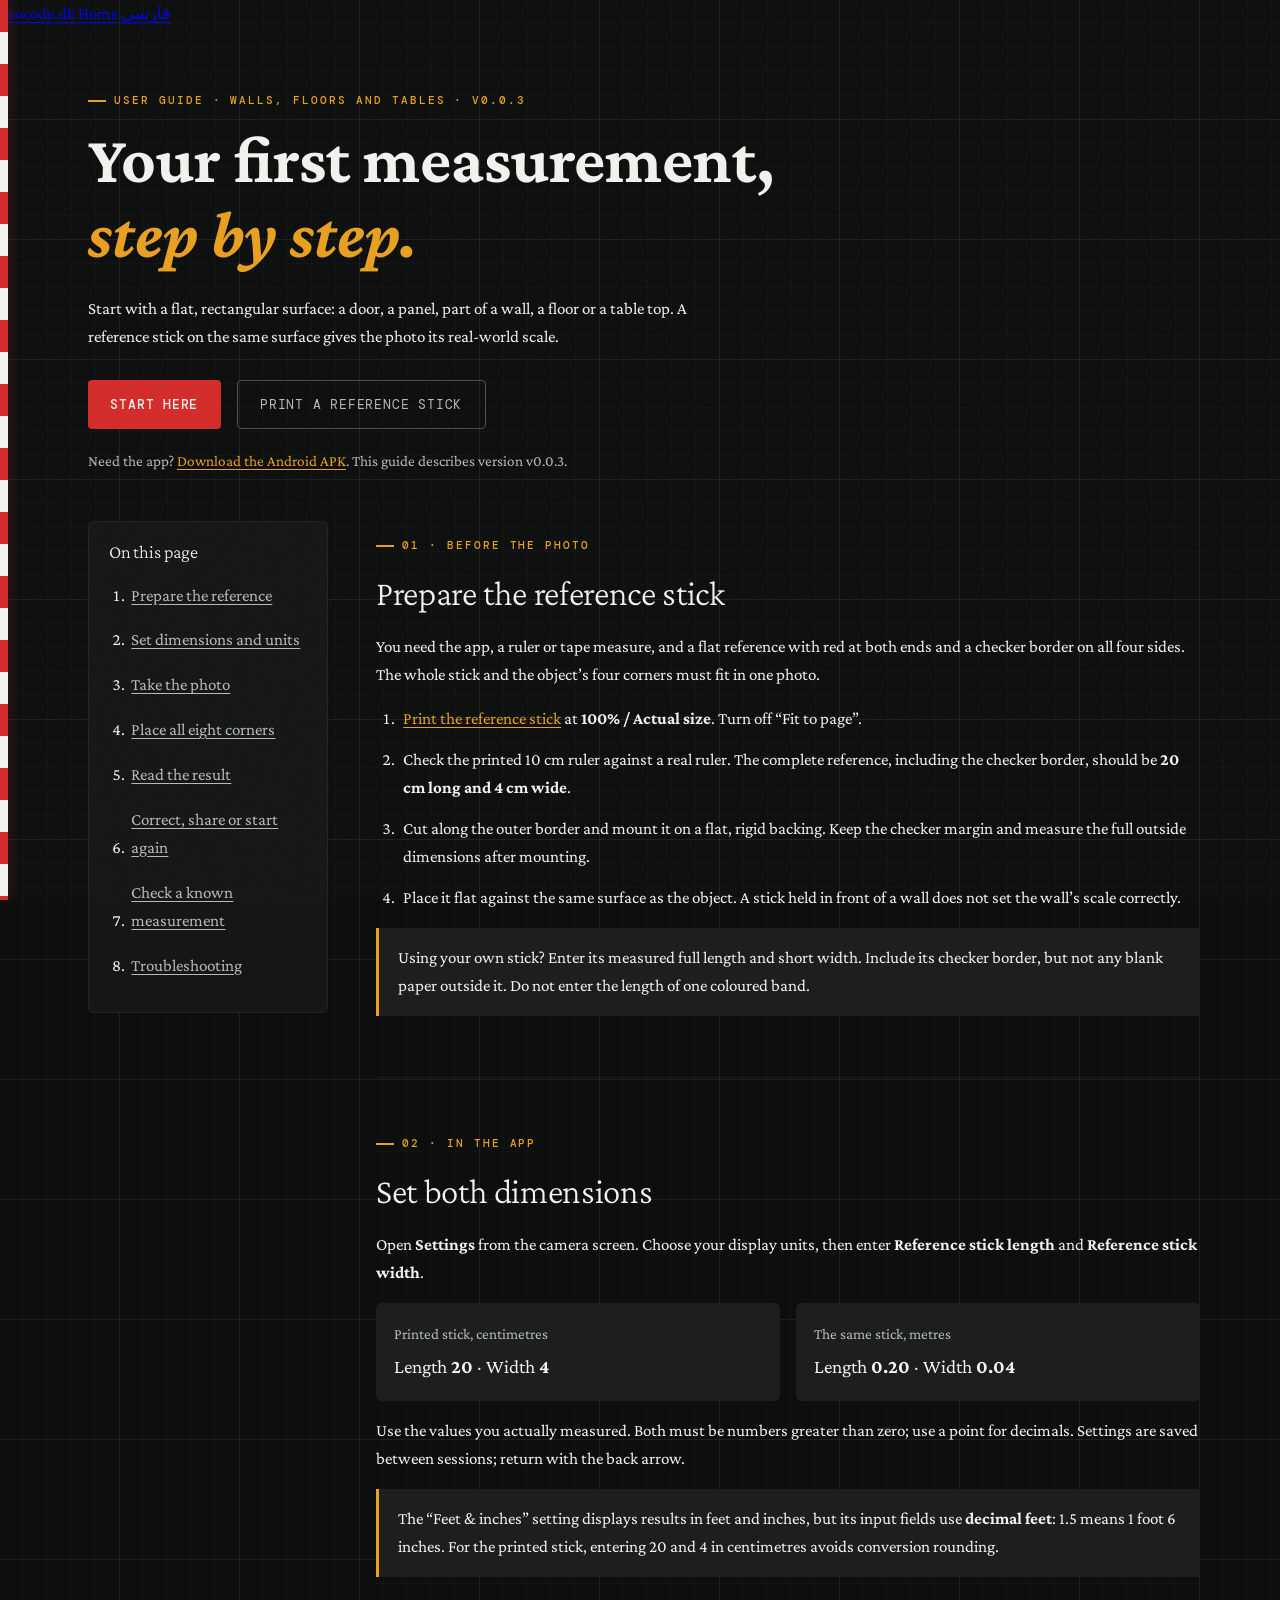
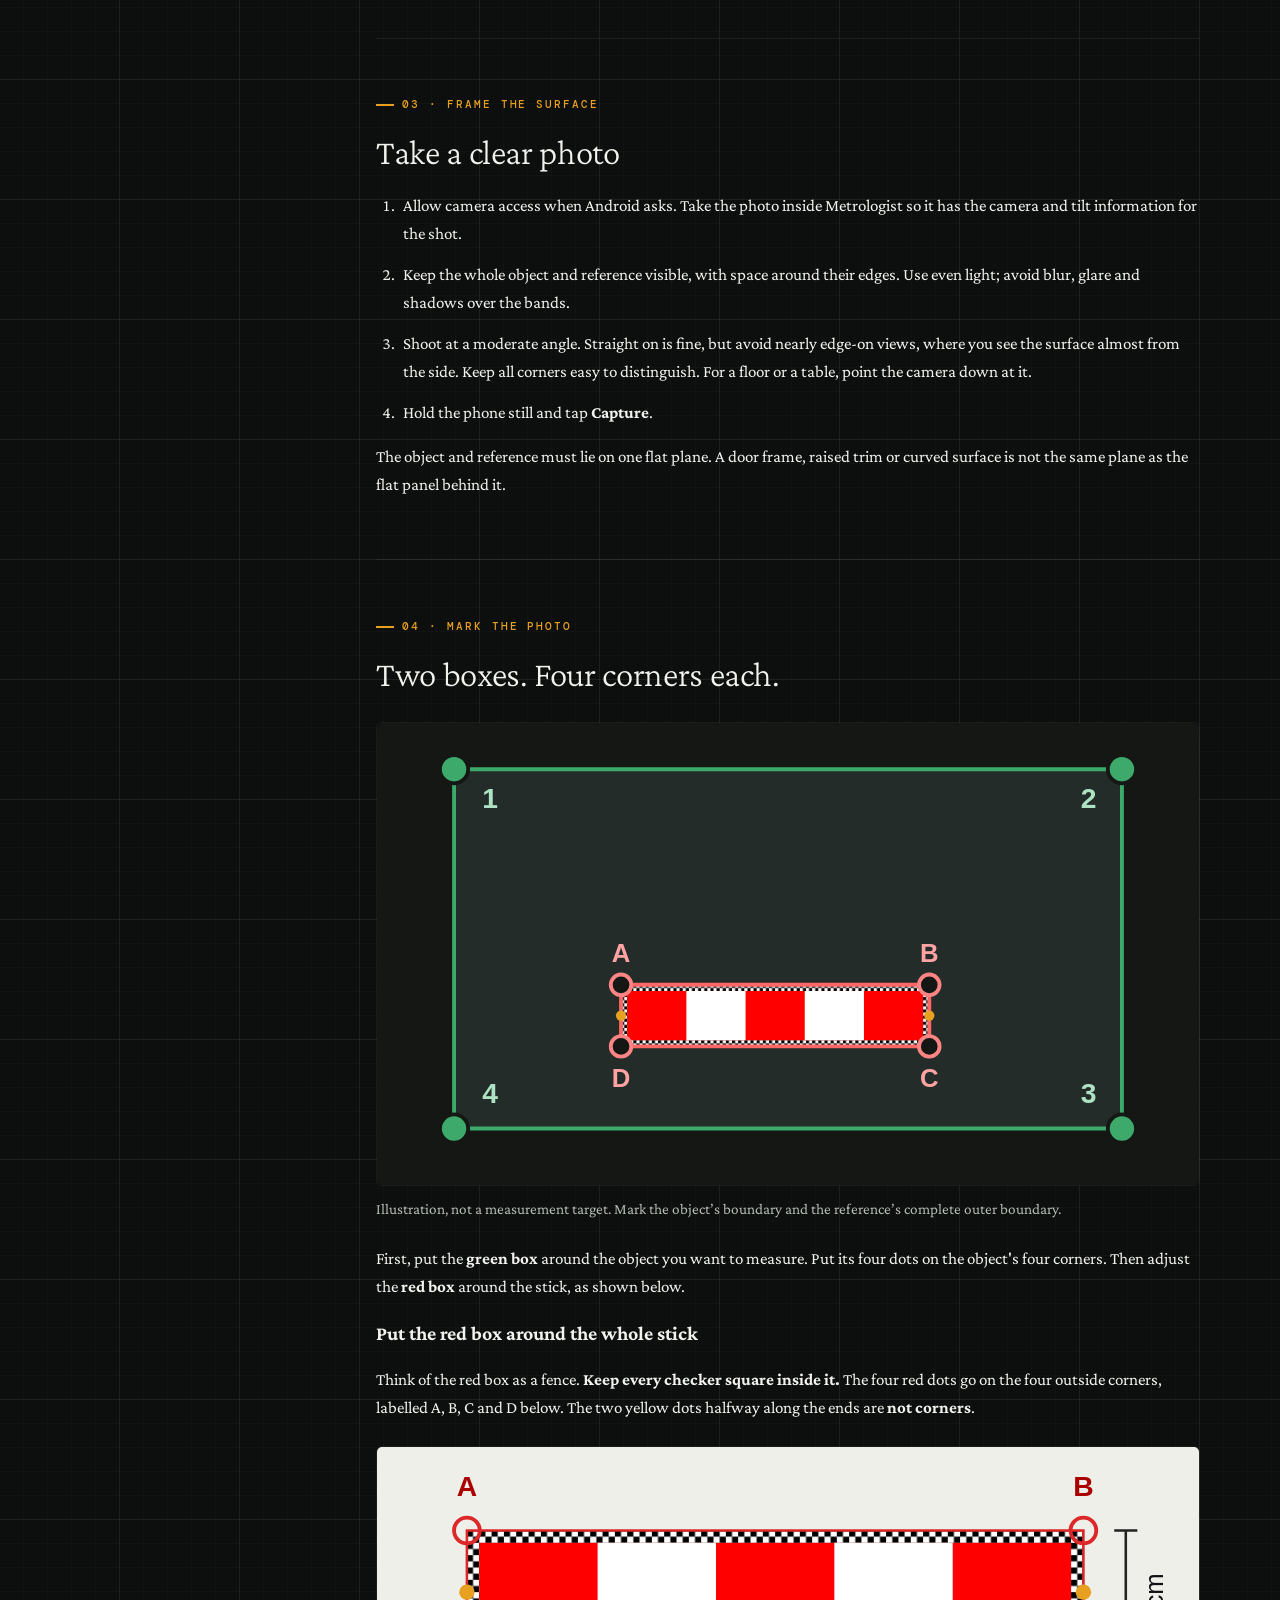
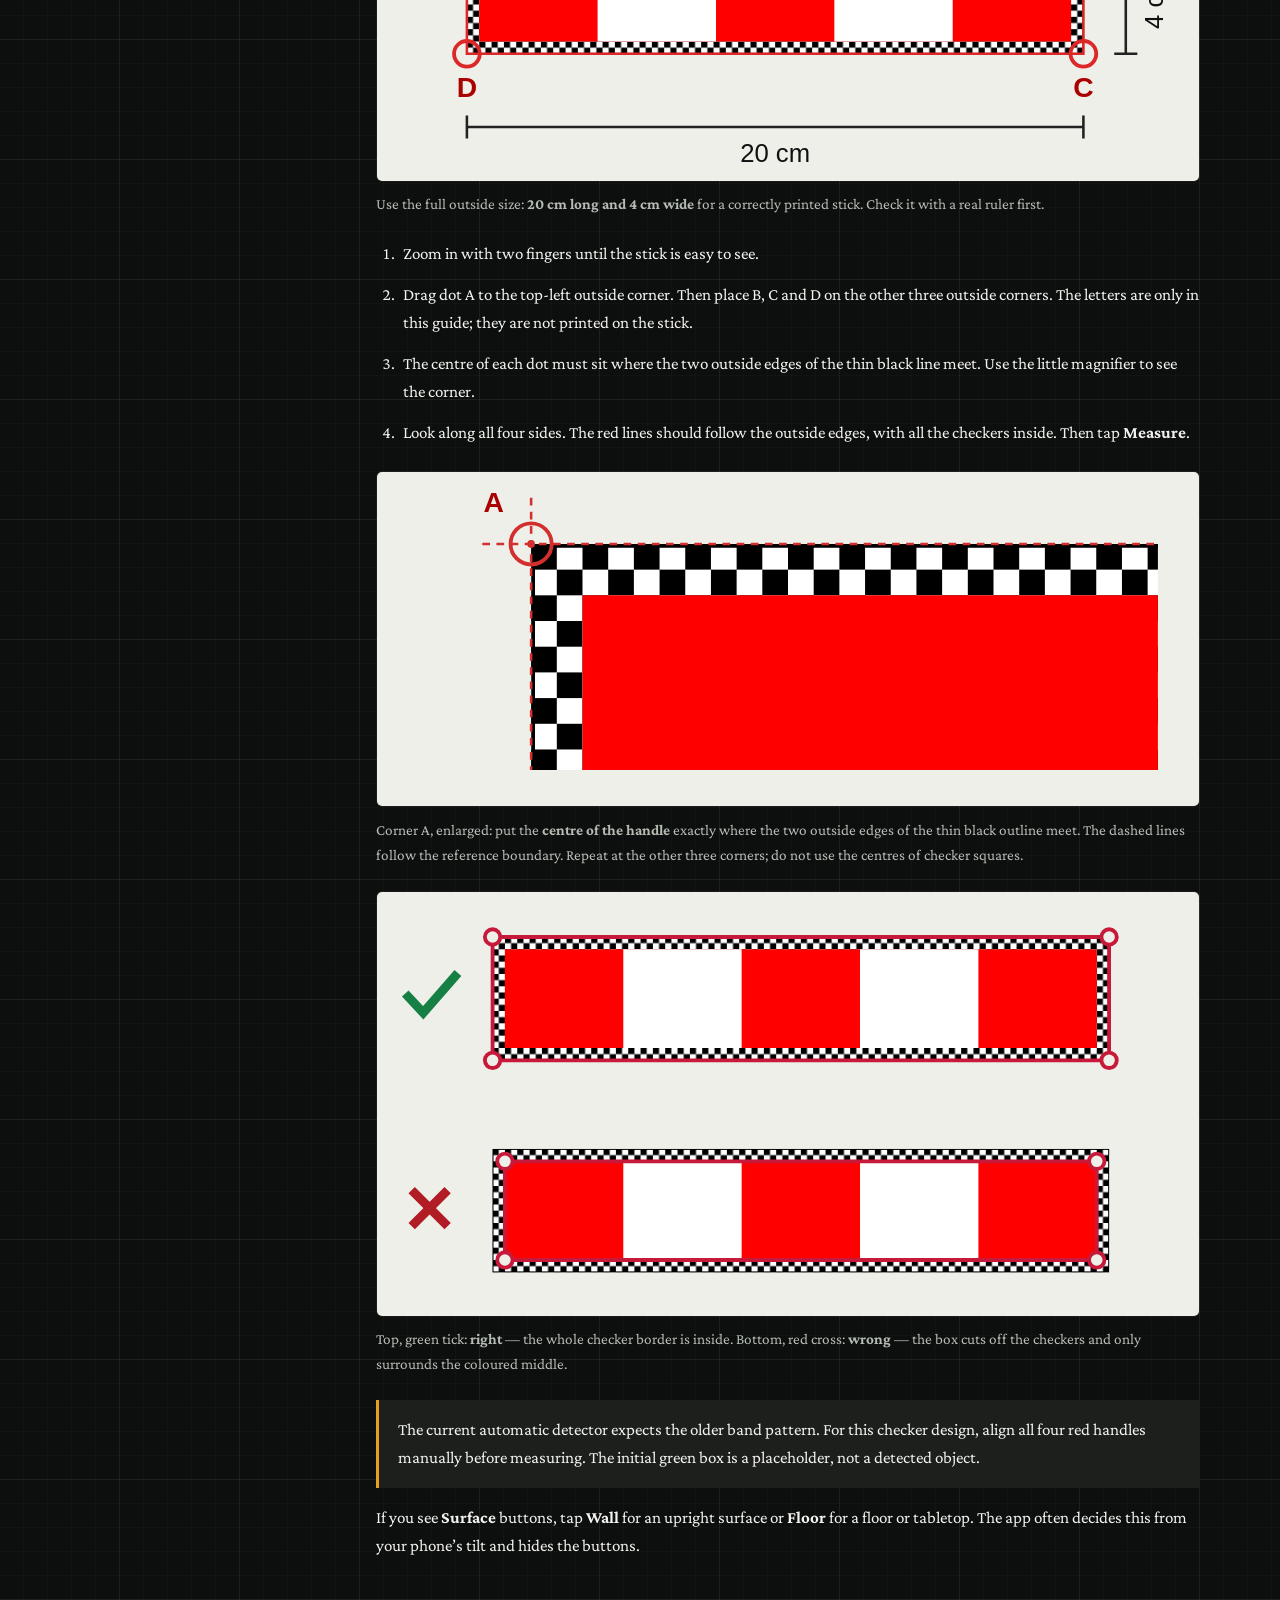
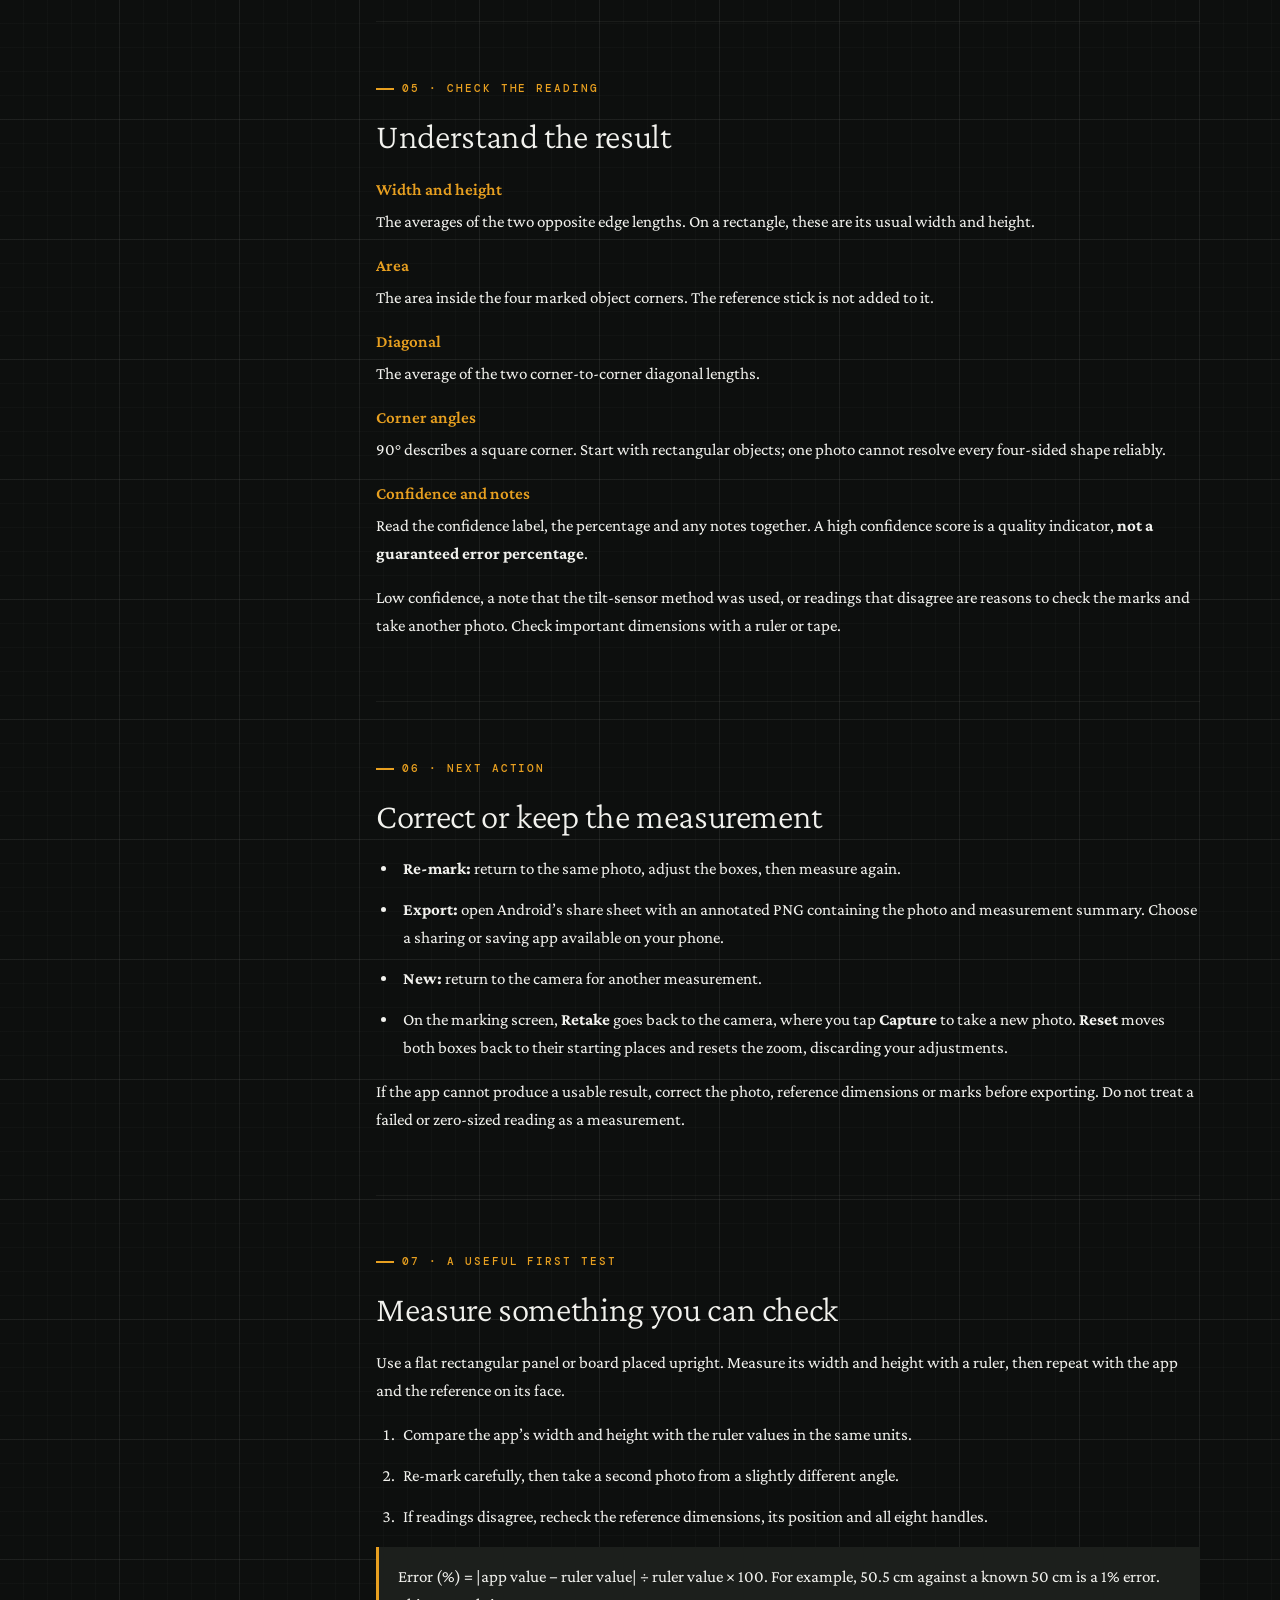
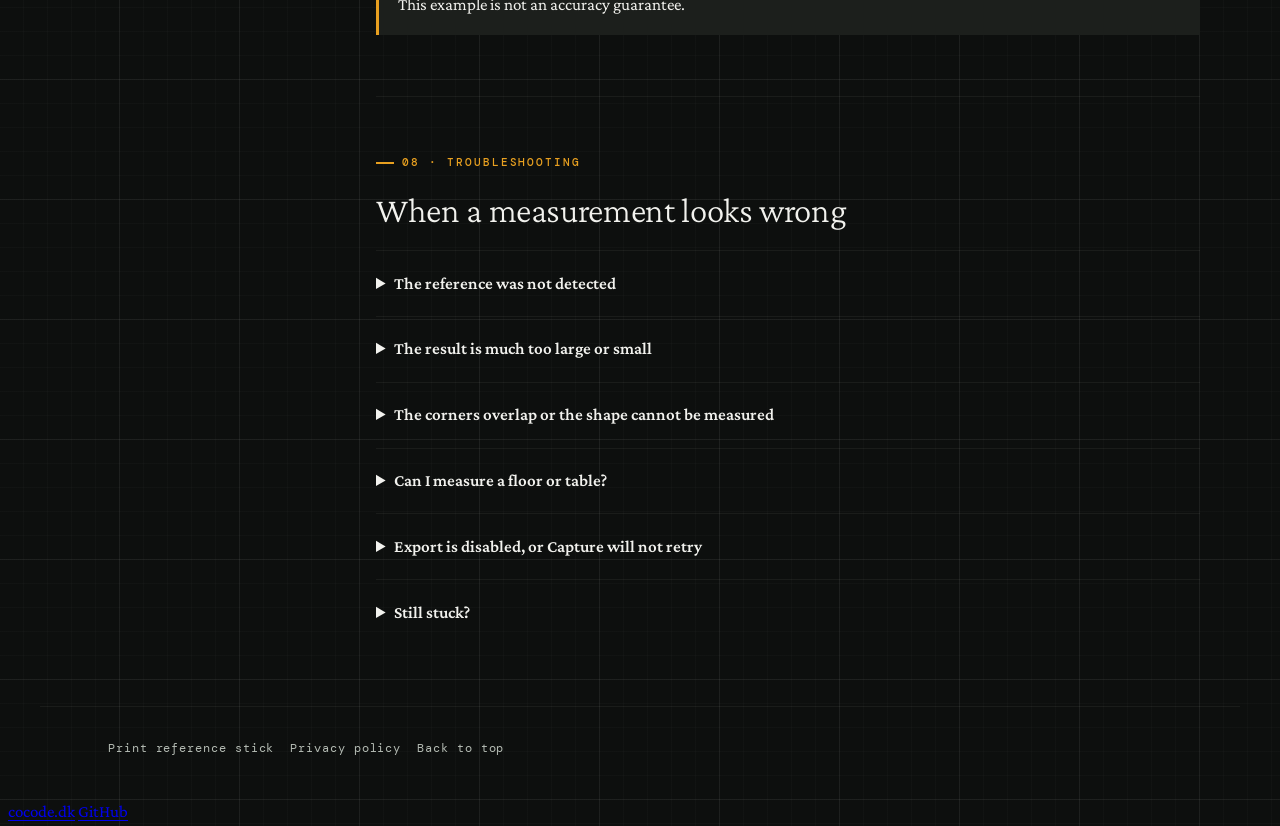
<file: website/user-guide.html>
<!DOCTYPE html>
<html lang="en">
<head>
  <meta charset="UTF-8">
  <meta name="viewport" content="width=device-width, initial-scale=1">
  <title>User Guide — Metrologist</title>
  <meta name="description" content="Learn to measure a wall, floor or table with Metrologist: prepare a reference stick, set its dimensions, take a photo, mark both boxes and check the result.">
  <link rel="canonical" href="https://measure.cocode.dk/user-guide.html">
  <link rel="alternate" hreflang="en" href="https://measure.cocode.dk/user-guide.html">
  <link rel="alternate" hreflang="fa" href="https://measure.cocode.dk/fa/user-guide.html">
  <link rel="alternate" hreflang="x-default" href="https://measure.cocode.dk/user-guide.html">
  <meta property="og:title" content="User Guide — Metrologist">
  <meta property="og:description" content="Your first measurement, step by step. Reference setup, marking, results and troubleshooting.">
  <meta property="og:type" content="article">
  <meta property="og:url" content="https://measure.cocode.dk/user-guide.html">
  <meta property="og:image" content="https://measure.cocode.dk/og.png">
  <link rel="icon" type="image/svg+xml" href="favicon.svg">
  <link rel="stylesheet" href="styles.css">
  <link rel="stylesheet" href="guide.css">
  <link rel="stylesheet" href="https://brand.cocode.dk/v1.css">
  <script type="module" src="https://brand.cocode.dk/v1.js"></script>
</head>
<body class="guide-page">
  <a class="skip-link" href="#main">Skip to content</a>
  <div class="staff-rail" aria-hidden="true"></div>
  <!-- The cocode.dk family frame. Without JavaScript its children show instead: a way home
       and the Home link (the old top bar's language switch is now built from the hreflang
       tags in <head>). -->
  <cocode-head project="Metrologist" accent="#E8A020" on-accent="#0D0F0E" links="Home:./" dark>
    <a href="https://cocode.dk">cocode.dk</a>
    <a href="./">Home</a>
    <a href="fa/user-guide.html" hreflang="fa">فارسی</a>
  </cocode-head>
  <main id="main" class="page-wrap guide-wrap">
    <header class="guide-hero">
      <p class="section-label">User guide · Walls, floors and tables · v0.0.3</p>
      <h1>Your first measurement,<br><em>step by step.</em></h1>
      <p>Start with a flat, rectangular surface: a door, a panel, part of a wall, a floor or a table top. A reference stick on the same surface gives the photo its real-world scale.</p>
      <div class="guide-actions"><a class="btn-primary" href="#prepare">Start here</a><a class="btn-secondary" href="print-stick.html">Print a reference stick</a></div>
      <p class="guide-small">Need the app? <a href="https://github.com/cocodedk/Metrologist/releases/latest/download/Metrologist.apk">Download the Android APK</a>. This guide describes version v0.0.3.</p>
    </header>
    <div class="guide-layout">
      <nav class="guide-toc" aria-label="On this page">
        <h2>On this page</h2>
        <ol>
          <li><a href="#prepare">Prepare the reference</a></li>
          <li><a href="#settings">Set dimensions and units</a></li>
          <li><a href="#capture">Take the photo</a></li>
          <li><a href="#mark">Place all eight corners</a></li>
          <li><a href="#results">Read the result</a></li>
          <li><a href="#save">Correct, share or start again</a></li>
          <li><a href="#practice">Check a known measurement</a></li>
          <li><a href="#help">Troubleshooting</a></li>
        </ol>
      </nav>
      <div class="guide-content">
        <section id="prepare" aria-labelledby="prepare-title">
          <p class="section-label">01 · Before the photo</p><h2 id="prepare-title">Prepare the reference stick</h2>
          <p>You need the app, a ruler or tape measure, and a flat reference with red at both ends and a checker border on all four sides. The whole stick and the object’s four corners must fit in one photo.</p>
          <ol>
            <li><a href="print-stick.html">Print the reference stick</a> at <strong>100% / Actual size</strong>. Turn off “Fit to page”.</li>
            <li>Check the printed 10 cm ruler against a real ruler. The complete reference, including the checker border, should be <strong>20 cm long and 4 cm wide</strong>.</li>
            <li>Cut along the outer border and mount it on a flat, rigid backing. Keep the checker margin and measure the full outside dimensions after mounting.</li>
            <li>Place it flat against the same surface as the object. A stick held in front of a wall does not set the wall’s scale correctly.</li>
          </ol>
          <p class="guide-note">Using your own stick? Enter its measured full length and short width. Include its checker border, but not any blank paper outside it. Do not enter the length of one coloured band.</p>
        </section>
        <section id="settings" aria-labelledby="settings-title">
          <p class="section-label">02 · In the app</p><h2 id="settings-title">Set both dimensions</h2>
          <p>Open <strong>Settings</strong> from the camera screen. Choose your display units, then enter <strong>Reference stick length</strong> and <strong>Reference stick width</strong>.</p>
          <dl class="guide-values"><div><dt>Printed stick, centimetres</dt><dd>Length <strong>20</strong> · Width <strong>4</strong></dd></div><div><dt>The same stick, metres</dt><dd>Length <strong>0.20</strong> · Width <strong>0.04</strong></dd></div></dl>
          <p>Use the values you actually measured. Both must be numbers greater than zero; use a point for decimals. Settings are saved between sessions; return with the back arrow.</p>
          <p class="guide-note">The “Feet &amp; inches” setting displays results in feet and inches, but its input fields use <strong>decimal feet</strong>: 1.5 means 1 foot 6 inches. For the printed stick, entering 20 and 4 in centimetres avoids conversion rounding.</p>
        </section>
        <section id="capture" aria-labelledby="capture-title">
          <p class="section-label">03 · Frame the surface</p><h2 id="capture-title">Take a clear photo</h2>
          <ol>
            <li>Allow camera access when Android asks. Take the photo inside Metrologist so it has the camera and tilt information for the shot.</li>
            <li>Keep the whole object and reference visible, with space around their edges. Use even light; avoid blur, glare and shadows over the bands.</li>
            <li>Shoot at a moderate angle. Straight on is fine, but avoid nearly edge-on views, where you see the surface almost from the side. Keep all corners easy to distinguish. For a floor or a table, point the camera down at it.</li>
            <li>Hold the phone still and tap <strong>Capture</strong>.</li>
          </ol>
          <p>The object and reference must lie on one flat plane. A door frame, raised trim or curved surface is not the same plane as the flat panel behind it.</p>
        </section>
        <section id="mark" aria-labelledby="mark-title">
          <p class="section-label">04 · Mark the photo</p><h2 id="mark-title">Two boxes. Four corners each.</h2>
          <figure class="guide-figure">
            <img src="marking-guide.svg" width="640" height="360" alt="Diagram: the green object box has corners 1 to 4; the red reference box has corners A to D at the four outside corners of the checker border.">
            <figcaption>Illustration, not a measurement target. Mark the object’s boundary and the reference’s complete outer boundary.</figcaption>
          </figure>
          <p>First, put the <strong>green box</strong> around the object you want to measure. Put its four dots on the object's four corners. Then adjust the <strong>red box</strong> around the stick, as shown below.</p>
          <h3>Put the red box around the whole stick</h3>
          <p>Think of the red box as a fence. <strong>Keep every checker square inside it.</strong> The four red dots go on the four outside corners, labelled A, B, C and D below. The two yellow dots halfway along the ends are <strong>not corners</strong>.</p>
          <figure class="guide-figure">
            <img src="reference-alignment.svg" width="640" height="260" alt="The whole stick with four red corner handles A, B, C and D. The outside dimensions, including the checker border, are 20 by 4 centimetres.">
            <figcaption>Use the full outside size: <strong>20 cm long and 4 cm wide</strong> for a correctly printed stick. Check it with a real ruler first.</figcaption>
          </figure>
          <ol>
            <li>Zoom in with two fingers until the stick is easy to see.</li>
            <li>Drag dot A to the top-left outside corner. Then place B, C and D on the other three outside corners. The letters are only in this guide; they are not printed on the stick.</li>
            <li>The centre of each dot must sit where the two outside edges of the thin black line meet. Use the little magnifier to see the corner.</li>
            <li>Look along all four sides. The red lines should follow the outside edges, with all the checkers inside. Then tap <strong>Measure</strong>.</li>
          </ol>
          <figure class="guide-figure">
            <img src="reference-corner.svg" width="640" height="260" alt="Close-up of corner A: a red handle is centred on the outside top-left corner of the black outline, enclosing the checker border.">
            <figcaption>Corner A, enlarged: put the <strong>centre of the handle</strong> exactly where the two outside edges of the thin black outline meet. The dashed lines follow the reference boundary. Repeat at the other three corners; do not use the centres of checker squares.</figcaption>
          </figure>
          <figure class="guide-figure">
            <img src="reference-right-wrong.svg" width="640" height="330" alt="Right: the red box encloses the whole stick. Wrong: the red box is too small and excludes the checker margin.">
            <figcaption>Top, green tick: <strong>right</strong> — the whole checker border is inside. Bottom, red cross: <strong>wrong</strong> — the box cuts off the checkers and only surrounds the coloured middle.</figcaption>
          </figure>
          <p class="guide-note">The current automatic detector expects the older band pattern. For this checker design, align all four red handles manually before measuring. The initial green box is a placeholder, not a detected object.</p>
          <p>If you see <strong>Surface</strong> buttons, tap <strong>Wall</strong> for an upright surface or <strong>Floor</strong> for a floor or tabletop. The app often decides this from your phone’s tilt and hides the buttons.</p>
        </section>
        <section id="results" aria-labelledby="results-title">
          <p class="section-label">05 · Check the reading</p><h2 id="results-title">Understand the result</h2>
          <dl class="guide-definitions">
            <dt>Width and height</dt><dd>The averages of the two opposite edge lengths. On a rectangle, these are its usual width and height.</dd>
            <dt>Area</dt><dd>The area inside the four marked object corners. The reference stick is not added to it.</dd>
            <dt>Diagonal</dt><dd>The average of the two corner-to-corner diagonal lengths.</dd>
            <dt>Corner angles</dt><dd>90° describes a square corner. Start with rectangular objects; one photo cannot resolve every four-sided shape reliably.</dd>
            <dt>Confidence and notes</dt><dd>Read the confidence label, the percentage and any notes together. A high confidence score is a quality indicator, <strong>not a guaranteed error percentage</strong>.</dd>
          </dl>
          <p>Low confidence, a note that the tilt-sensor method was used, or readings that disagree are reasons to check the marks and take another photo. Check important dimensions with a ruler or tape.</p>
        </section>
        <section id="save" aria-labelledby="save-title">
          <p class="section-label">06 · Next action</p><h2 id="save-title">Correct or keep the measurement</h2>
          <ul>
            <li><strong>Re-mark:</strong> return to the same photo, adjust the boxes, then measure again.</li>
            <li><strong>Export:</strong> open Android’s share sheet with an annotated PNG containing the photo and measurement summary. Choose a sharing or saving app available on your phone.</li>
            <li><strong>New:</strong> return to the camera for another measurement.</li>
            <li>On the marking screen, <strong>Retake</strong> goes back to the camera, where you tap <strong>Capture</strong> to take a new photo. <strong>Reset</strong> moves both boxes back to their starting places and resets the zoom, discarding your adjustments.</li>
          </ul>
          <p>If the app cannot produce a usable result, correct the photo, reference dimensions or marks before exporting. Do not treat a failed or zero-sized reading as a measurement.</p>
        </section>
        <section id="practice" aria-labelledby="practice-title">
          <p class="section-label">07 · A useful first test</p><h2 id="practice-title">Measure something you can check</h2>
          <p>Use a flat rectangular panel or board placed upright. Measure its width and height with a ruler, then repeat with the app and the reference on its face.</p>
          <ol><li>Compare the app’s width and height with the ruler values in the same units.</li><li>Re-mark carefully, then take a second photo from a slightly different angle.</li><li>If readings disagree, recheck the reference dimensions, its position and all eight handles.</li></ol>
          <p class="guide-note">Error (%) = |app value − ruler value| ÷ ruler value × 100. For example, 50.5 cm against a known 50 cm is a 1% error. This example is not an accuracy guarantee.</p>
        </section>
        <section id="help" aria-labelledby="help-title">
          <p class="section-label">08 · Troubleshooting</p><h2 id="help-title">When a measurement looks wrong</h2>
          <details><summary>The reference was not detected</summary><p>Place the red box manually around all four outside corners. Improve lighting and keep every band visible for the next photo.</p></details>
          <details><summary>The result is much too large or small</summary><p>Check the selected units, full reference length and short width. Make sure you did not enter one band’s length. Keep the reference on the same plane as the object.</p></details>
          <details><summary>The corners overlap or the shape cannot be measured</summary><p>Spread the handles onto four distinct outer corners. Avoid crossed edges and corners on one straight line. Zoom in to check both boxes. If the app still cannot measure the view, tap <strong>Retake</strong> and shoot from a moderate angle. Do not move the marks away from the real edges to get a result.</p></details>
          <details><summary>Can I measure a floor or table?</summary><p>Yes. Lay the reference stick on the same floor or table top and point the camera down at it. The app reads your phone’s tilt and chooses <strong>Floor</strong> by itself when the angle is clear. If it shows a <strong>Surface</strong> choice, tap <strong>Wall</strong> for an upright surface or <strong>Floor</strong> for a floor or tabletop.</p></details>
          <details><summary>Export is disabled, or Capture will not retry</summary><p>Export needs a usable result. Re-mark or retake first. If capture stays stuck, return to the camera or close and reopen the app, check camera permission and try again.</p></details>
          <details><summary>Still stuck?</summary><p>Open <a href="https://github.com/cocodedk/Metrologist/issues">a GitHub issue</a> with your app version, phone model, Android version, reference dimensions and the steps that failed. Include a photo only if you are comfortable sharing it publicly.</p></details>
        </section>
      </div>
    </div>
  </main>
  <footer class="site-footer page-wrap"><div class="footer-inner"><div class="footer-links"><a href="print-stick.html">Print reference stick</a><a href="privacy/">Privacy policy</a><a href="#main">Back to top</a></div></div></footer>

  <cocode-foot repo="cocodedk/Metrologist" dark>
    <a href="https://cocode.dk">cocode.dk</a>
    <a href="https://github.com/cocodedk/Metrologist">GitHub</a>
  </cocode-foot>
</body>
</html>
</file>
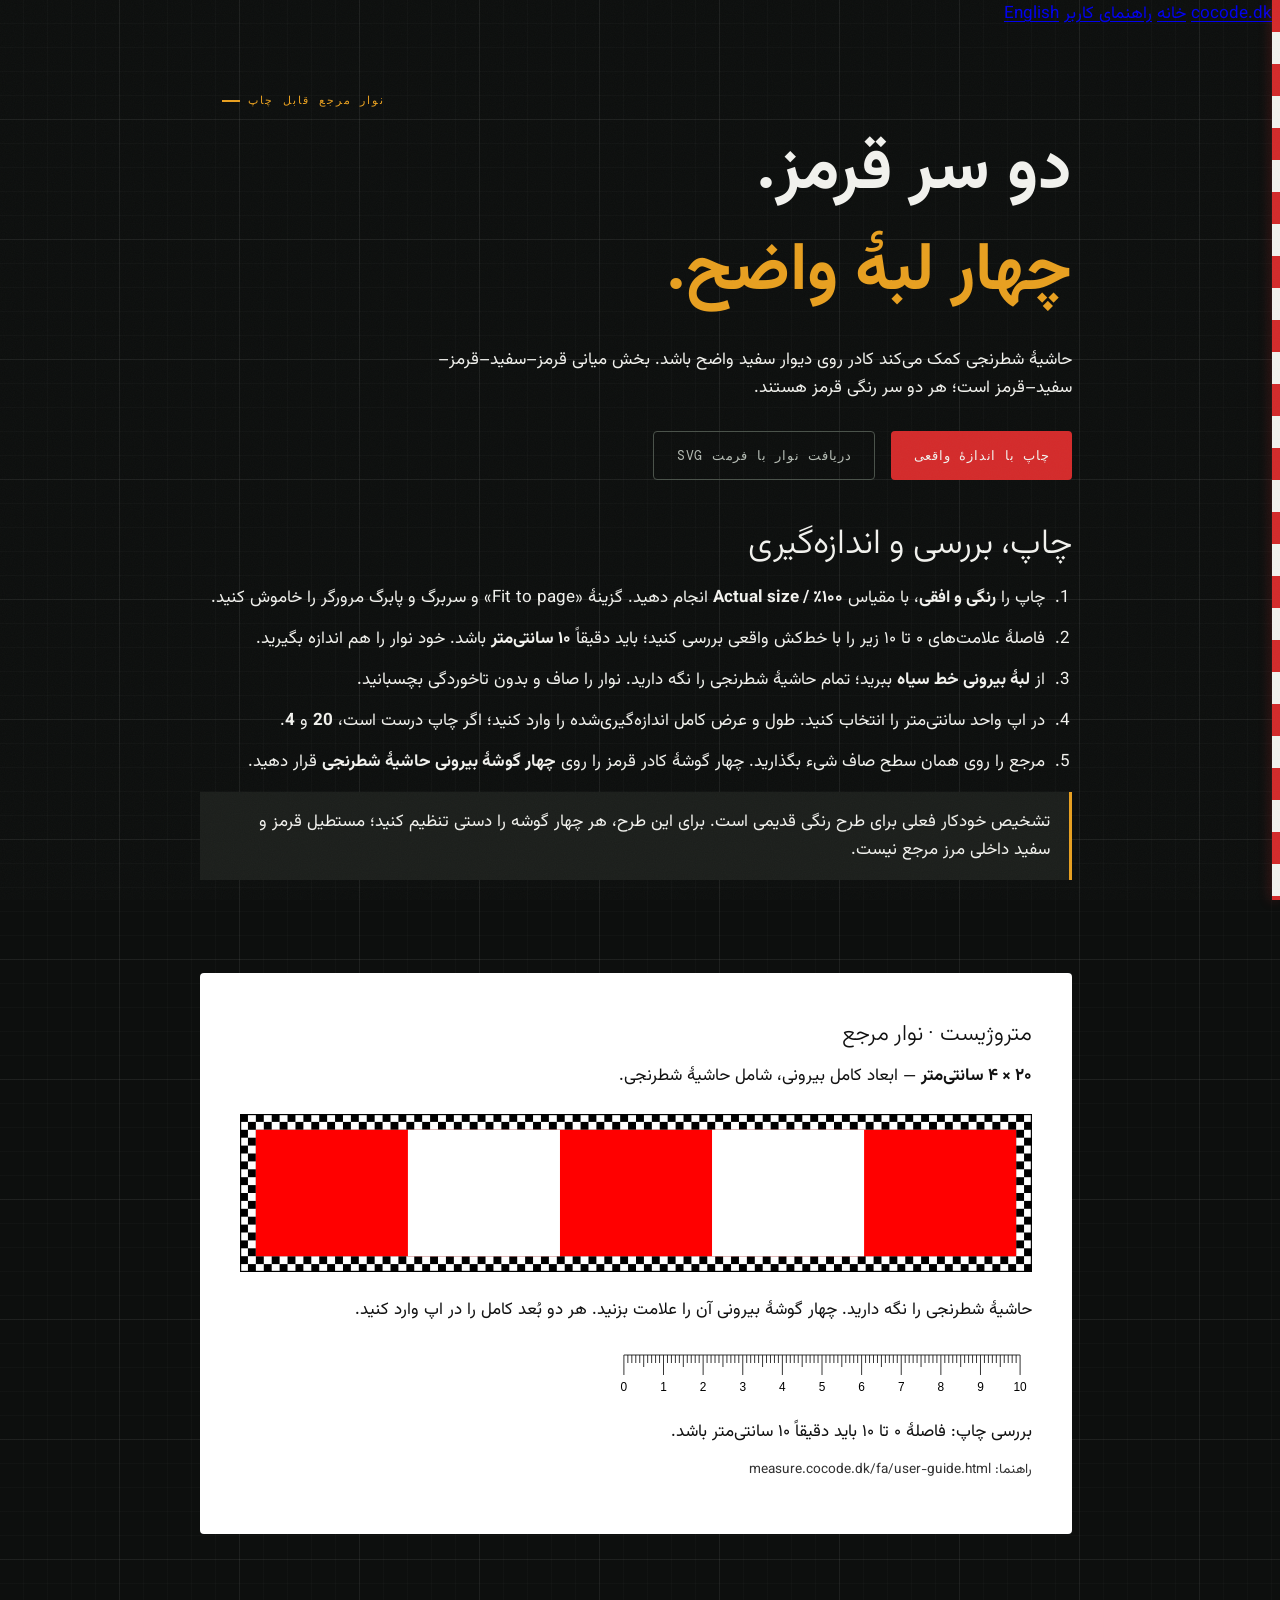
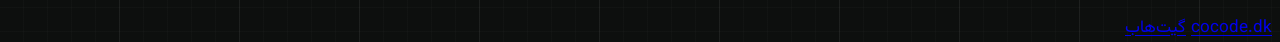
<file: website/fa/print-stick.html>
<!DOCTYPE html>
<html lang="fa" dir="rtl">
<head>
  <meta charset="UTF-8">
  <meta name="viewport" content="width=device-width, initial-scale=1">
  <title>چاپ نوار مرجع — Metrologist</title>
  <meta name="description" content="حاشیهٔ شطرنجی کمک می‌کند کادر روی دیوار سفید واضح باشد. بخش میانی قرمز–سفید–قرمز–سفید–قرمز است؛ هر دو سر رنگی قرمز هستند.">
  <link rel="canonical" href="https://measure.cocode.dk/fa/print-stick.html">
  <link rel="alternate" hreflang="en" href="https://measure.cocode.dk/print-stick.html">
  <link rel="alternate" hreflang="fa" href="https://measure.cocode.dk/fa/print-stick.html">
  <link rel="alternate" hreflang="x-default" href="https://measure.cocode.dk/print-stick.html">
  <link rel="icon" type="image/svg+xml" href="../favicon.svg">
  <link rel="stylesheet" href="../styles.css">
  <link rel="stylesheet" href="../guide.css">
  <link rel="stylesheet" href="../print-stick.css">
  <link rel="stylesheet" href="https://brand.cocode.dk/v1.css">
  <script type="module" src="https://brand.cocode.dk/v1.js"></script>
</head>
<body class="guide-page print-page">
  <a class="skip-link" href="#main">رفتن به محتوای اصلی</a>
  <div class="staff-rail" aria-hidden="true"></div>
  <!-- The cocode.dk family frame. Hidden on the printed sheet (see guide.css @media print).
       Without JavaScript its children show instead: a way home and the User guide link. -->
  <cocode-head project="Metrologist" accent="#E8A020" on-accent="#0D0F0E" links="خانه:./,راهنمای کاربر:user-guide.html" dark>
    <a href="https://cocode.dk">cocode.dk</a>
    <a href="./">خانه</a>
    <a href="user-guide.html">راهنمای کاربر</a>
    <a href="../print-stick.html" hreflang="en">English</a>
  </cocode-head>
  <main id="main" class="page-wrap guide-wrap">
    <header class="guide-hero screen-only">
      <p class="section-label">نوار مرجع قابل چاپ</p><h1>دو سر قرمز.<br><em>چهار لبهٔ واضح.</em></h1>
      <p>حاشیهٔ شطرنجی کمک می‌کند کادر روی دیوار سفید واضح باشد. بخش میانی قرمز–سفید–قرمز–سفید–قرمز است؛ هر دو سر رنگی قرمز هستند.</p>
      <div class="guide-actions"><button class="btn-primary" onclick="window.print()">چاپ با اندازهٔ واقعی</button><a class="btn-secondary" href="../reference-stick.svg" download="metrologist-reference-200x40mm.svg">دریافت نوار با فرمت SVG</a></div>
    </header>
    <div class="guide-content">
      <section class="screen-only" aria-labelledby="setup">
        <h2 id="setup">چاپ، بررسی و اندازه‌گیری</h2>
        <ol>
          <li>چاپ را <strong>رنگی و افقی</strong>، با مقیاس <strong>۱۰۰٪ / Actual size</strong> انجام دهید. گزینهٔ «Fit to page» و سربرگ و پابرگ مرورگر را خاموش کنید.</li>
          <li>فاصلهٔ علامت‌های ۰ تا ۱۰ زیر را با خط‌کش واقعی بررسی کنید؛ باید دقیقاً <strong>۱۰ سانتی‌متر</strong> باشد. خود نوار را هم اندازه بگیرید.</li>
          <li>از <strong>لبهٔ بیرونی خط سیاه</strong> ببرید؛ تمام حاشیهٔ شطرنجی را نگه دارید. نوار را صاف و بدون تاخوردگی بچسبانید.</li>
          <li>در اپ واحد سانتی‌متر را انتخاب کنید. طول و عرض کامل اندازه‌گیری‌شده را وارد کنید؛ اگر چاپ درست است، <strong><bdi>20</bdi></strong> و <strong><bdi>4</bdi></strong>.</li>
          <li>مرجع را روی همان سطح صاف شیء بگذارید. چهار گوشهٔ کادر قرمز را روی <strong>چهار گوشهٔ بیرونی حاشیهٔ شطرنجی</strong> قرار دهید.</li>
        </ol>
        <p class="guide-note">تشخیص خودکار فعلی برای طرح رنگی قدیمی است. برای این طرح، هر چهار گوشه را دستی تنظیم کنید؛ مستطیل قرمز و سفید داخلی مرز مرجع نیست.</p>
      </section>
      <article class="reference-sheet" aria-labelledby="sheet-title">
        <h2 id="sheet-title">متروژیست · نوار مرجع</h2>
        <p><strong>۲۰ × ۴ سانتی‌متر</strong> — ابعاد کامل بیرونی، شامل حاشیهٔ شطرنجی.</p>
        <img class="reference-art" src="../reference-stick.svg" width="1000" height="200" alt="نوار قرمز–سفید–قرمز–سفید–قرمز با حاشیهٔ شطرنجی سیاه و سفید در هر چهار طرف.">
        <p>حاشیهٔ شطرنجی را نگه دارید. چهار گوشهٔ بیرونی آن را علامت بزنید. هر دو بُعد کامل را در اپ وارد کنید.</p>
        <img class="scale-ruler" src="../print-ruler.svg" width="530" height="70" alt="بررسی چاپ: فاصلهٔ ۰ تا ۱۰ باید دقیقاً ۱۰ سانتی‌متر باشد.">
        <p>بررسی چاپ: فاصلهٔ ۰ تا ۱۰ باید دقیقاً ۱۰ سانتی‌متر باشد.</p>
        <p class="print-only">چاپ رنگی و افقی با مقیاس ۱۰۰٪ / Actual size. پیش از استفاده با خط‌کش واقعی بررسی کنید.</p>
        <p class="sheet-source">راهنما: measure.cocode.dk/fa/user-guide.html</p>
      </article>
    </div>
  </main>
  <cocode-foot repo="cocodedk/Metrologist" dark>
    <a href="https://cocode.dk">cocode.dk</a>
    <a href="https://github.com/cocodedk/Metrologist">گیت‌هاب</a>
  </cocode-foot>
</body>
</html>
</file>
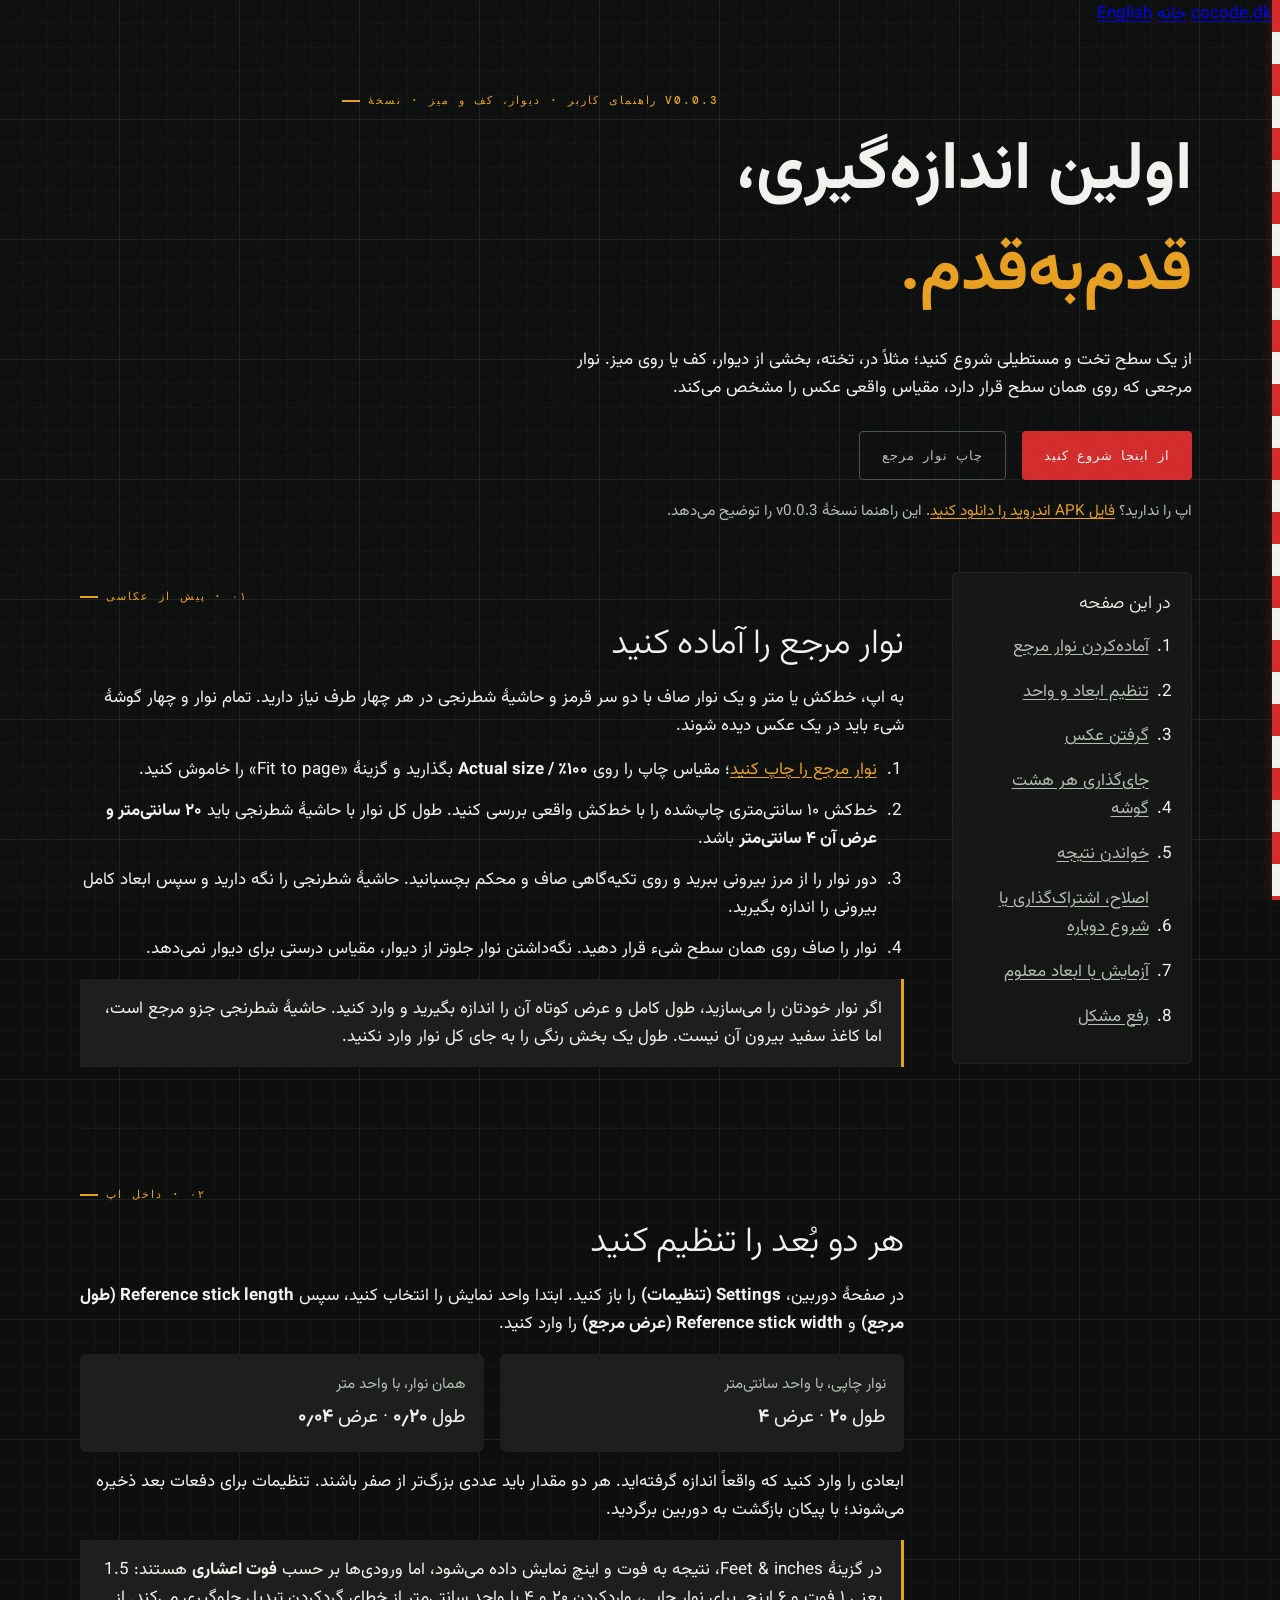
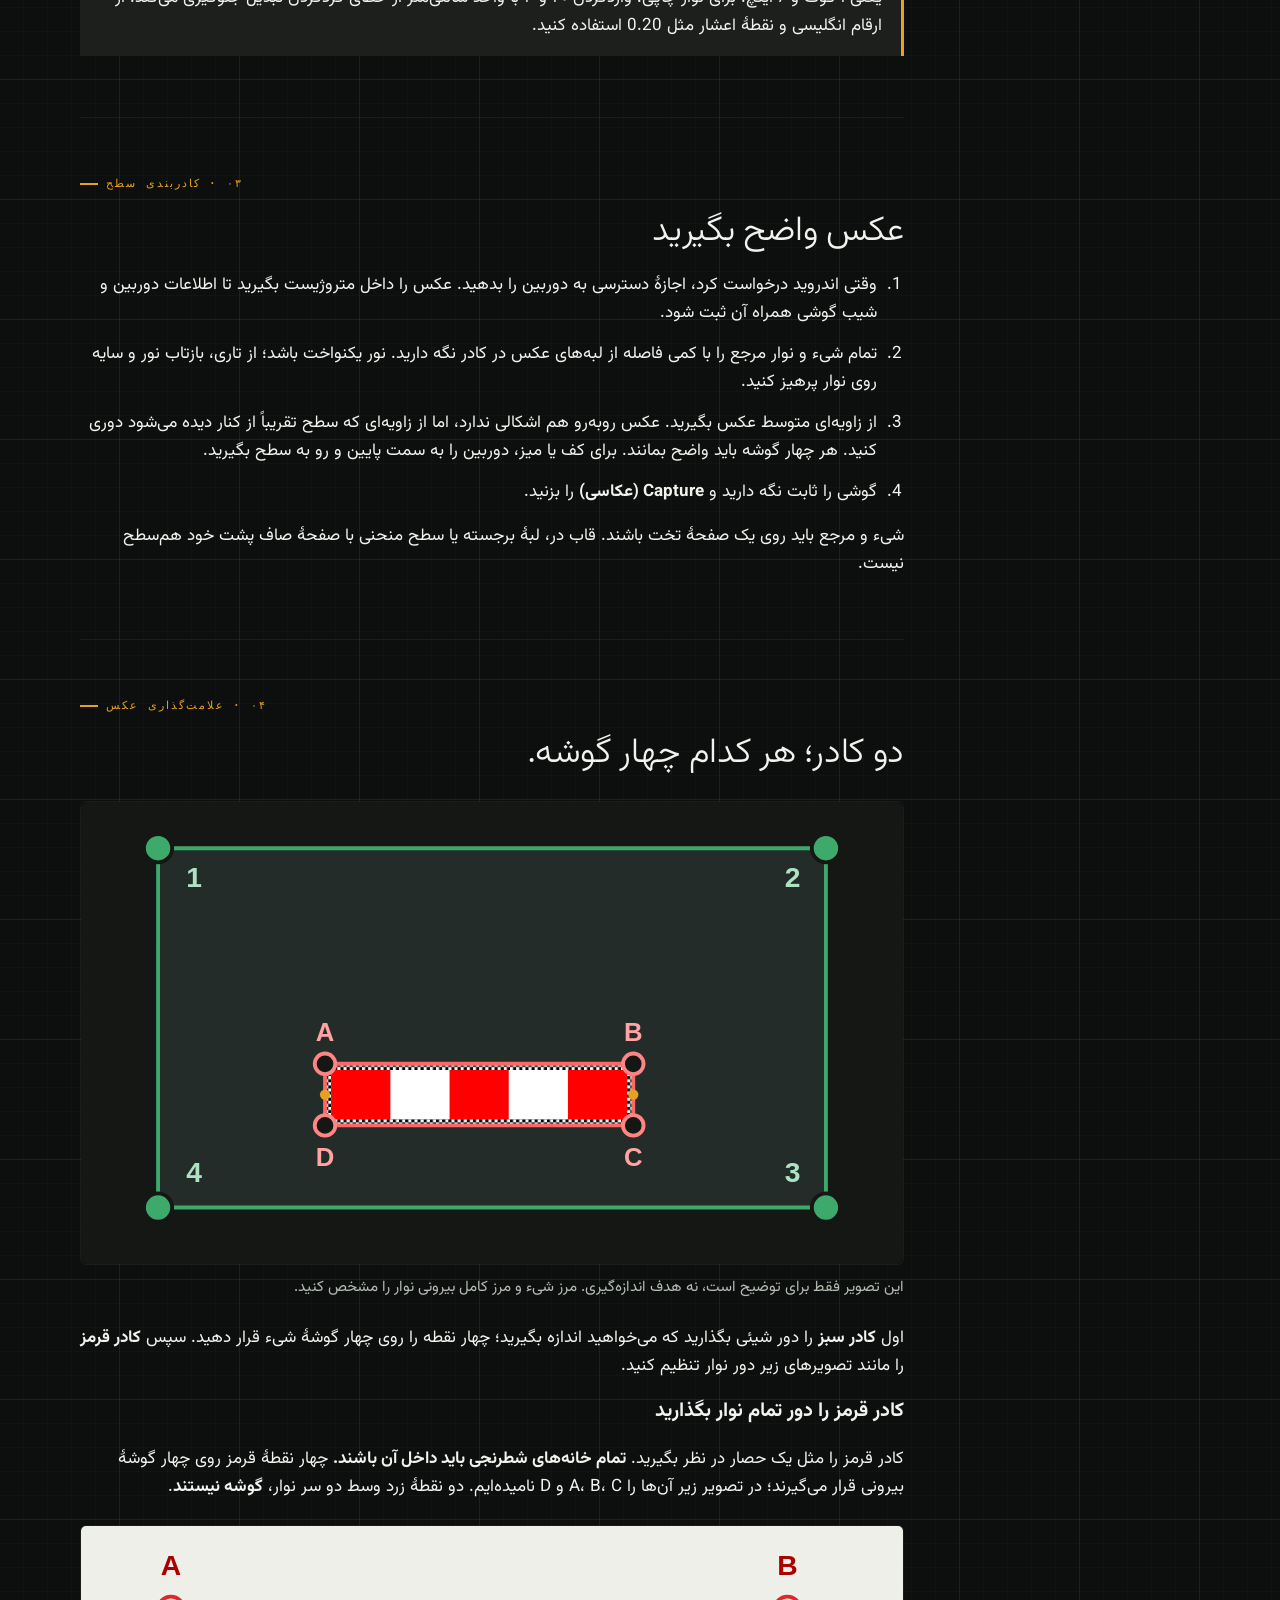
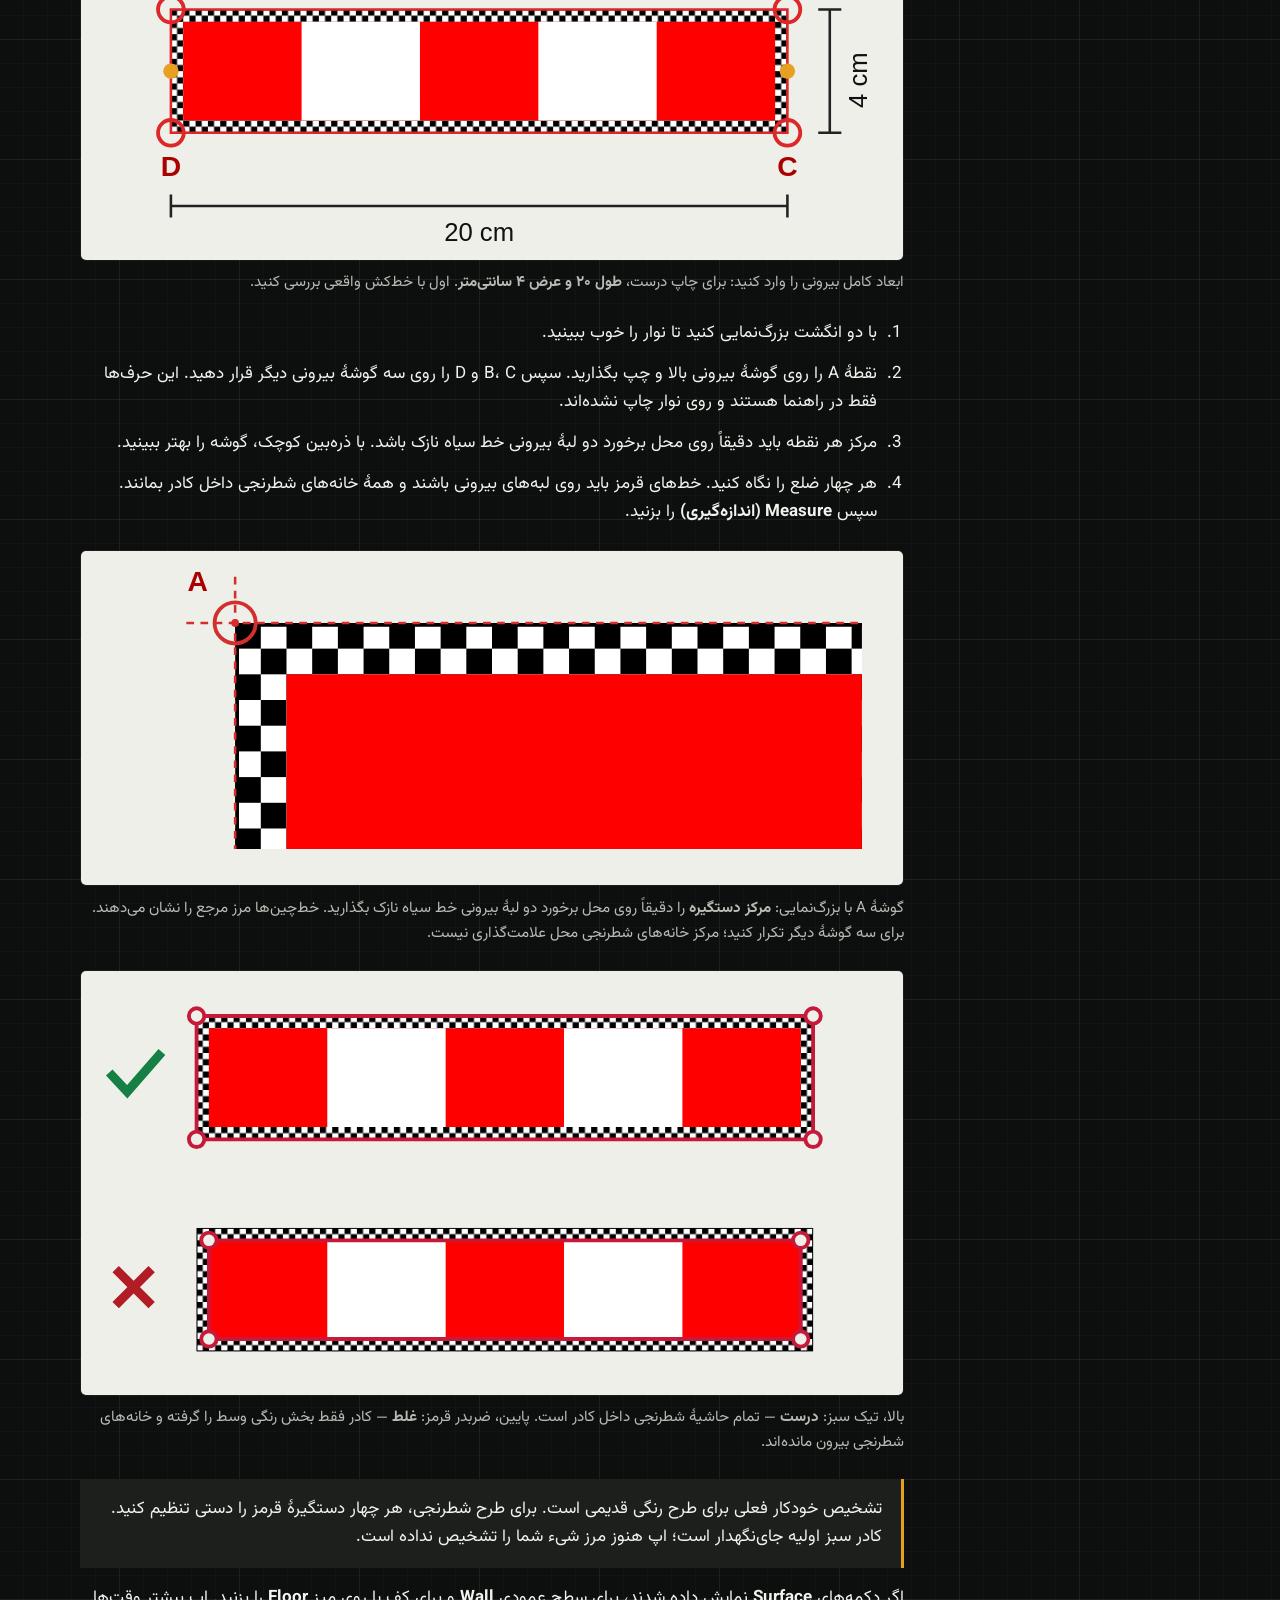
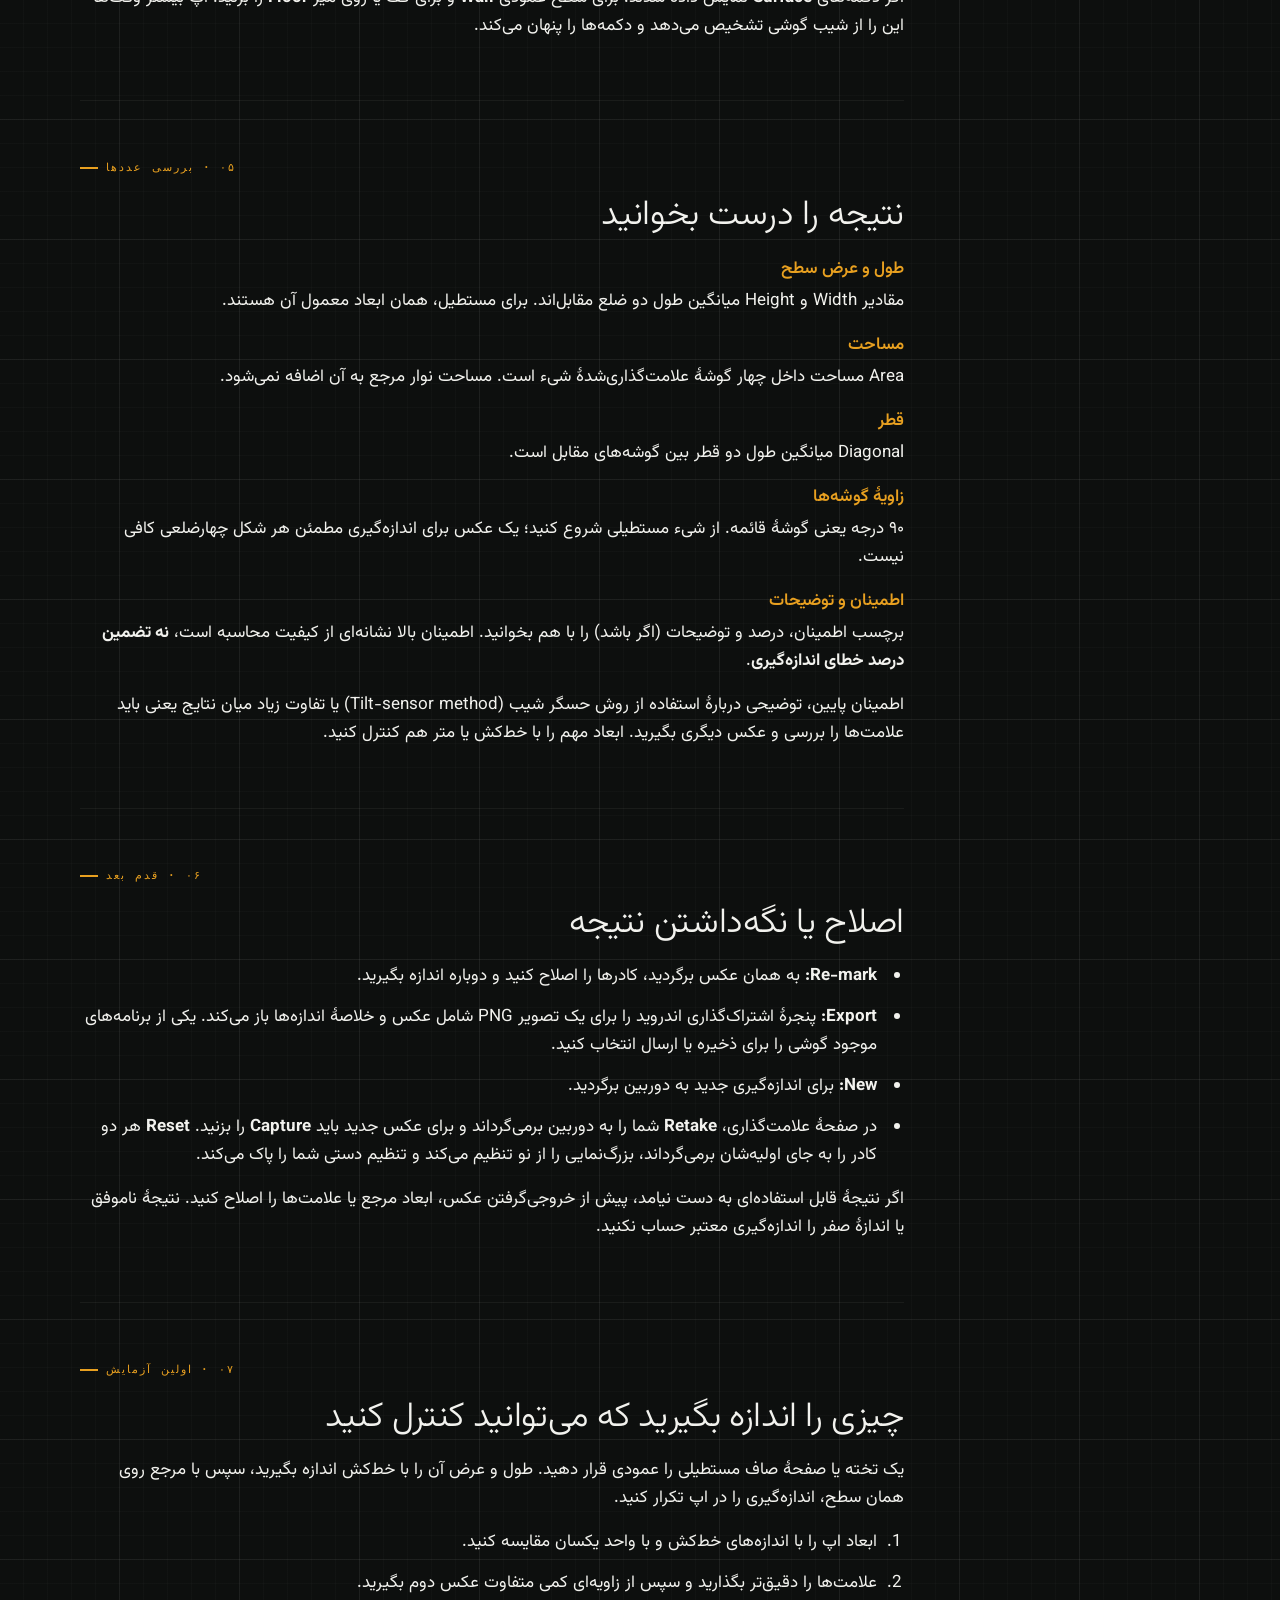
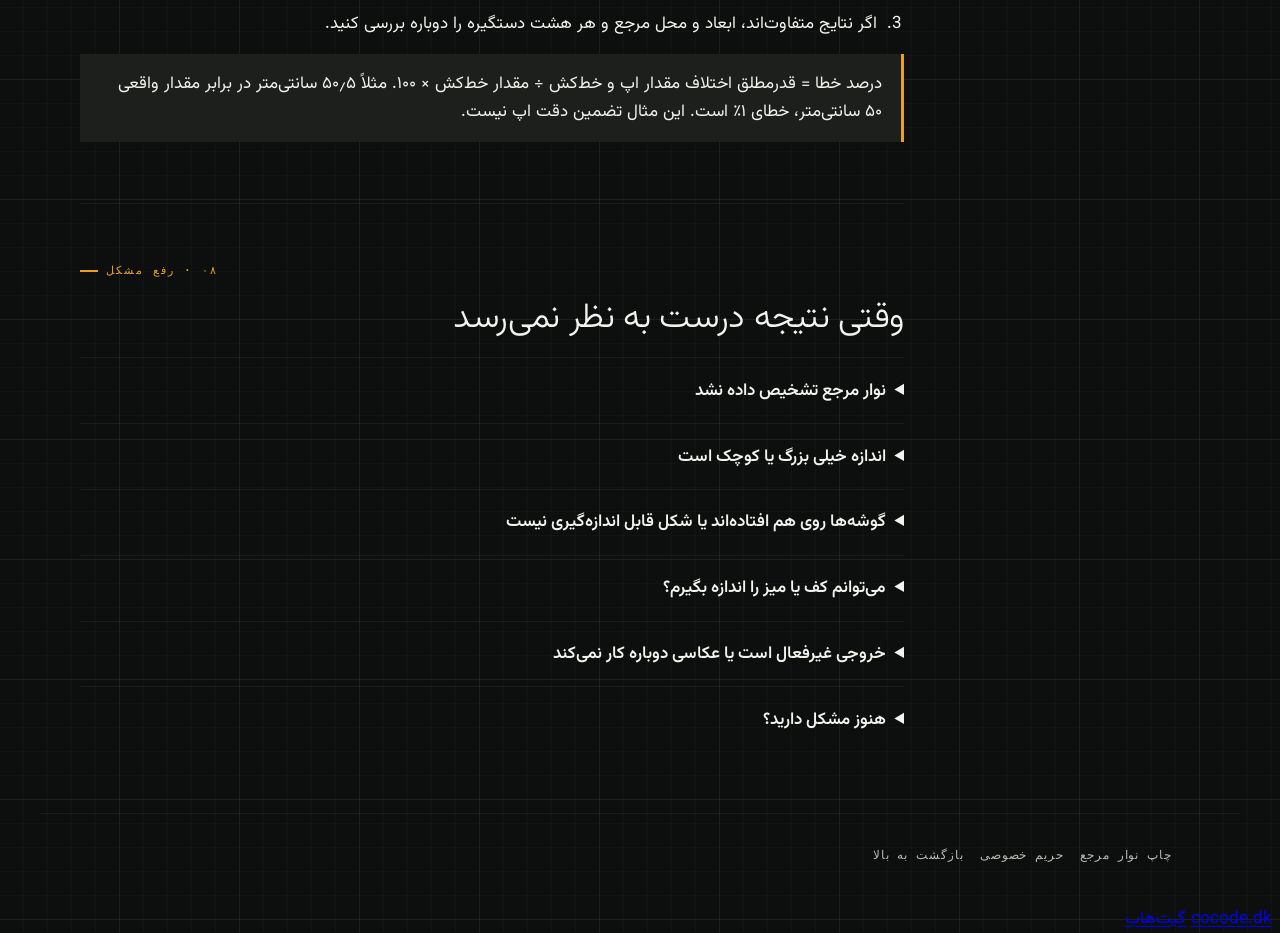
<file: website/fa/user-guide.html>
<!DOCTYPE html>
<html lang="fa" dir="rtl">
<head>
  <meta charset="UTF-8">
  <meta name="viewport" content="width=device-width, initial-scale=1">
  <title>راهنمای کاربر — متروژیست</title>
  <meta name="description" content="راهنمای اندازه‌گیری دیوار، کف یا میز با متروژیست: آماده‌کردن نوار مرجع، تنظیم ابعاد، عکاسی، علامت‌گذاری گوشه‌ها و بررسی نتیجه.">
  <link rel="canonical" href="https://measure.cocode.dk/fa/user-guide.html">
  <link rel="alternate" hreflang="en" href="https://measure.cocode.dk/user-guide.html">
  <link rel="alternate" hreflang="fa" href="https://measure.cocode.dk/fa/user-guide.html">
  <link rel="alternate" hreflang="x-default" href="https://measure.cocode.dk/user-guide.html">
  <meta property="og:title" content="راهنمای کاربر — متروژیست">
  <meta property="og:description" content="اولین اندازه‌گیری، قدم‌به‌قدم: تنظیم مرجع، علامت‌گذاری، خواندن نتیجه و رفع مشکل.">
  <meta property="og:type" content="article">
  <meta property="og:url" content="https://measure.cocode.dk/fa/user-guide.html">
  <meta property="og:image" content="https://measure.cocode.dk/og.png">
  <meta property="og:locale" content="fa_IR">
  <link rel="icon" type="image/svg+xml" href="../favicon.svg">
  <link rel="stylesheet" href="../styles.css">
  <link rel="stylesheet" href="../guide.css">
  <link rel="stylesheet" href="https://brand.cocode.dk/v1.css">
  <script type="module" src="https://brand.cocode.dk/v1.js"></script>
</head>
<body class="guide-page">
  <a class="skip-link" href="#main">رفتن به محتوای اصلی</a>
  <div class="staff-rail" aria-hidden="true"></div>
  <!-- The cocode.dk family frame. Without JavaScript its children show instead: a way home
       and the Home link (the old top bar's language switch is now built from the hreflang
       tags in <head>). -->
  <cocode-head project="Metrologist" accent="#E8A020" on-accent="#0D0F0E" links="خانه:./" dark>
    <a href="https://cocode.dk">cocode.dk</a>
    <a href="./">خانه</a>
    <a href="../user-guide.html" hreflang="en">English</a>
  </cocode-head>
  <main id="main" class="page-wrap guide-wrap">
    <header class="guide-hero">
      <p class="section-label">راهنمای کاربر · دیوار، کف و میز · نسخهٔ <bdi>v0.0.3</bdi></p>
      <h1>اولین اندازه‌گیری،<br><em>قدم‌به‌قدم.</em></h1>
      <p>از یک سطح تخت و مستطیلی شروع کنید؛ مثلاً در، تخته، بخشی از دیوار، کف یا روی میز. نوار مرجعی که روی همان سطح قرار دارد، مقیاس واقعی عکس را مشخص می‌کند.</p>
      <div class="guide-actions"><a class="btn-primary" href="#prepare">از اینجا شروع کنید</a><a class="btn-secondary" href="print-stick.html">چاپ نوار مرجع</a></div>
      <p class="guide-small">اپ را ندارید؟ <a href="https://github.com/cocodedk/Metrologist/releases/latest/download/Metrologist.apk">فایل APK اندروید را دانلود کنید</a>. این راهنما نسخهٔ <bdi>v0.0.3</bdi> را توضیح می‌دهد.</p>
    </header>
    <div class="guide-layout">
      <nav class="guide-toc" aria-label="فهرست این صفحه">
        <h2>در این صفحه</h2>
        <ol>
          <li><a href="#prepare">آماده‌کردن نوار مرجع</a></li>
          <li><a href="#settings">تنظیم ابعاد و واحد</a></li>
          <li><a href="#capture">گرفتن عکس</a></li>
          <li><a href="#mark">جای‌گذاری هر هشت گوشه</a></li>
          <li><a href="#results">خواندن نتیجه</a></li>
          <li><a href="#save">اصلاح، اشتراک‌گذاری یا شروع دوباره</a></li>
          <li><a href="#practice">آزمایش با ابعاد معلوم</a></li>
          <li><a href="#help">رفع مشکل</a></li>
        </ol>
      </nav>
      <div class="guide-content">
        <section id="prepare" aria-labelledby="prepare-title">
          <p class="section-label">۰۱ · پیش از عکاسی</p><h2 id="prepare-title">نوار مرجع را آماده کنید</h2>
          <p>به اپ، خط‌کش یا متر و یک نوار صاف با دو سر قرمز و حاشیهٔ شطرنجی در هر چهار طرف نیاز دارید. تمام نوار و چهار گوشهٔ شیء باید در یک عکس دیده شوند.</p>
          <ol>
            <li><a href="print-stick.html">نوار مرجع را چاپ کنید</a>؛ مقیاس چاپ را روی <strong>۱۰۰٪ / Actual size</strong> بگذارید و گزینهٔ «Fit to page» را خاموش کنید.</li>
            <li>خط‌کش ۱۰ سانتی‌متری چاپ‌شده را با خط‌کش واقعی بررسی کنید. طول کل نوار با حاشیهٔ شطرنجی باید <strong>۲۰ سانتی‌متر و عرض آن ۴ سانتی‌متر</strong> باشد.</li>
            <li>دور نوار را از مرز بیرونی ببرید و روی تکیه‌گاهی صاف و محکم بچسبانید. حاشیهٔ شطرنجی را نگه دارید و سپس ابعاد کامل بیرونی را اندازه بگیرید.</li>
            <li>نوار را صاف روی همان سطح شیء قرار دهید. نگه‌داشتن نوار جلوتر از دیوار، مقیاس درستی برای دیوار نمی‌دهد.</li>
          </ol>
          <p class="guide-note">اگر نوار خودتان را می‌سازید، طول کامل و عرض کوتاه آن را اندازه بگیرید و وارد کنید. حاشیهٔ شطرنجی جزو مرجع است، اما کاغذ سفید بیرون آن نیست. طول یک بخش رنگی را به جای کل نوار وارد نکنید.</p>
        </section>
        <section id="settings" aria-labelledby="settings-title">
          <p class="section-label">۰۲ · داخل اپ</p><h2 id="settings-title">هر دو بُعد را تنظیم کنید</h2>
          <p>در صفحهٔ دوربین، <strong><bdi>Settings</bdi> (تنظیمات)</strong> را باز کنید. ابتدا واحد نمایش را انتخاب کنید، سپس <strong><bdi>Reference stick length</bdi> (طول مرجع)</strong> و <strong><bdi>Reference stick width</bdi> (عرض مرجع)</strong> را وارد کنید.</p>
          <dl class="guide-values"><div><dt>نوار چاپی، با واحد سانتی‌متر</dt><dd>طول <strong>۲۰</strong> · عرض <strong>۴</strong></dd></div><div><dt>همان نوار، با واحد متر</dt><dd>طول <strong>۰٫۲۰</strong> · عرض <strong>۰٫۰۴</strong></dd></div></dl>
          <p>ابعادی را وارد کنید که واقعاً اندازه گرفته‌اید. هر دو مقدار باید عددی بزرگ‌تر از صفر باشند. تنظیمات برای دفعات بعد ذخیره می‌شوند؛ با پیکان بازگشت به دوربین برگردید.</p>
          <p class="guide-note">در گزینهٔ <bdi>Feet &amp; inches</bdi>، نتیجه به فوت و اینچ نمایش داده می‌شود، اما ورودی‌ها بر حسب <strong>فوت اعشاری</strong> هستند: <bdi>1.5</bdi> یعنی ۱ فوت و ۶ اینچ. برای نوار چاپی، واردکردن ۲۰ و ۴ با واحد سانتی‌متر از خطای گردکردن تبدیل جلوگیری می‌کند. از ارقام انگلیسی و نقطهٔ اعشار مثل <bdi>0.20</bdi> استفاده کنید.</p>
        </section>
        <section id="capture" aria-labelledby="capture-title">
          <p class="section-label">۰۳ · کادربندی سطح</p><h2 id="capture-title">عکس واضح بگیرید</h2>
          <ol>
            <li>وقتی اندروید درخواست کرد، اجازهٔ دسترسی به دوربین را بدهید. عکس را داخل متروژیست بگیرید تا اطلاعات دوربین و شیب گوشی همراه آن ثبت شود.</li>
            <li>تمام شیء و نوار مرجع را با کمی فاصله از لبه‌های عکس در کادر نگه دارید. نور یکنواخت باشد؛ از تاری، بازتاب نور و سایه روی نوار پرهیز کنید.</li>
            <li>از زاویه‌ای متوسط عکس بگیرید. عکس روبه‌رو هم اشکالی ندارد، اما از زاویه‌ای که سطح تقریباً از کنار دیده می‌شود دوری کنید. هر چهار گوشه باید واضح بمانند. برای کف یا میز، دوربین را به سمت پایین و رو به سطح بگیرید.</li>
            <li>گوشی را ثابت نگه دارید و <strong><bdi>Capture</bdi> (عکاسی)</strong> را بزنید.</li>
          </ol>
          <p>شیء و مرجع باید روی یک صفحهٔ تخت باشند. قاب در، لبهٔ برجسته یا سطح منحنی با صفحهٔ صاف پشت خود هم‌سطح نیست.</p>
        </section>
        <section id="mark" aria-labelledby="mark-title">
          <p class="section-label">۰۴ · علامت‌گذاری عکس</p><h2 id="mark-title">دو کادر؛ هر کدام چهار گوشه.</h2>
          <figure class="guide-figure">
            <img src="../marking-guide.svg" width="640" height="360" alt="نمودار: کادر سبز شیء با گوشه‌های ۱ تا ۴، و کادر قرمز مرجع با گوشه‌های A تا D روی چهار گوشهٔ بیرونی حاشیهٔ شطرنجی.">
            <figcaption>این تصویر فقط برای توضیح است، نه هدف اندازه‌گیری. مرز شیء و مرز کامل بیرونی نوار را مشخص کنید.</figcaption>
          </figure>
          <p>اول <strong>کادر سبز</strong> را دور شیئی بگذارید که می‌خواهید اندازه بگیرید؛ چهار نقطه را روی چهار گوشهٔ شیء قرار دهید. سپس <strong>کادر قرمز</strong> را مانند تصویرهای زیر دور نوار تنظیم کنید.</p>
          <h3>کادر قرمز را دور تمام نوار بگذارید</h3>
          <p>کادر قرمز را مثل یک حصار در نظر بگیرید. <strong>تمام خانه‌های شطرنجی باید داخل آن باشند.</strong> چهار نقطهٔ قرمز روی چهار گوشهٔ بیرونی قرار می‌گیرند؛ در تصویر زیر آن‌ها را A، B، C و D نامیده‌ایم. دو نقطهٔ زرد وسط دو سر نوار، <strong>گوشه نیستند</strong>.</p>
          <figure class="guide-figure">
            <img src="../reference-alignment.svg" width="640" height="260" alt="تمام نوار با چهار دستگیرهٔ قرمز A، B، C و D روی گوشه‌های بیرونی. ابعاد کامل با حاشیهٔ شطرنجی ۲۰ در ۴ سانتی‌متر است.">
            <figcaption>ابعاد کامل بیرونی را وارد کنید: برای چاپ درست، <strong>طول ۲۰ و عرض ۴ سانتی‌متر</strong>. اول با خط‌کش واقعی بررسی کنید.</figcaption>
          </figure>
          <ol>
            <li>با دو انگشت بزرگ‌نمایی کنید تا نوار را خوب ببینید.</li>
            <li>نقطهٔ A را روی گوشهٔ بیرونی بالا و چپ بگذارید. سپس B، C و D را روی سه گوشهٔ بیرونی دیگر قرار دهید. این حرف‌ها فقط در راهنما هستند و روی نوار چاپ نشده‌اند.</li>
            <li>مرکز هر نقطه باید دقیقاً روی محل برخورد دو لبهٔ بیرونی خط سیاه نازک باشد. با ذره‌بین کوچک، گوشه را بهتر ببینید.</li>
            <li>هر چهار ضلع را نگاه کنید. خط‌های قرمز باید روی لبه‌های بیرونی باشند و همهٔ خانه‌های شطرنجی داخل کادر بمانند. سپس <strong><bdi>Measure</bdi> (اندازه‌گیری)</strong> را بزنید.</li>
          </ol>
          <figure class="guide-figure">
            <img src="../reference-corner.svg" width="640" height="260" alt="نمای نزدیک گوشهٔ A: مرکز دستگیرهٔ قرمز روی گوشهٔ بیرونی بالا و چپ خط سیاه است و حاشیهٔ شطرنجی داخل کادر قرار دارد.">
            <figcaption>گوشهٔ A با بزرگ‌نمایی: <strong>مرکز دستگیره</strong> را دقیقاً روی محل برخورد دو لبهٔ بیرونی خط سیاه نازک بگذارید. خط‌چین‌ها مرز مرجع را نشان می‌دهند. برای سه گوشهٔ دیگر تکرار کنید؛ مرکز خانه‌های شطرنجی محل علامت‌گذاری نیست.</figcaption>
          </figure>
          <figure class="guide-figure">
            <img src="../reference-right-wrong.svg" width="640" height="330" alt="درست: کادر قرمز دور تمام نوار است. غلط: کادر کوچک است و حاشیهٔ شطرنجی بیرون آن مانده است.">
            <figcaption>بالا، تیک سبز: <strong>درست</strong> — تمام حاشیهٔ شطرنجی داخل کادر است. پایین، ضربدر قرمز: <strong>غلط</strong> — کادر فقط بخش رنگی وسط را گرفته و خانه‌های شطرنجی بیرون مانده‌اند.</figcaption>
          </figure>
          <p class="guide-note">تشخیص خودکار فعلی برای طرح رنگی قدیمی است. برای طرح شطرنجی، هر چهار دستگیرهٔ قرمز را دستی تنظیم کنید. کادر سبز اولیه جای‌نگهدار است؛ اپ هنوز مرز شیء شما را تشخیص نداده است.</p>
          <p>اگر دکمه‌های <strong><bdi>Surface</bdi></strong> نمایش داده شدند، برای سطح عمودی <strong><bdi>Wall</bdi></strong> و برای کف یا روی میز <strong><bdi>Floor</bdi></strong> را بزنید. اپ بیشتر وقت‌ها این را از شیب گوشی تشخیص می‌دهد و دکمه‌ها را پنهان می‌کند.</p>
        </section>
        <section id="results" aria-labelledby="results-title">
          <p class="section-label">۰۵ · بررسی عددها</p><h2 id="results-title">نتیجه را درست بخوانید</h2>
          <dl class="guide-definitions">
            <dt>طول و عرض سطح</dt><dd>مقادیر <bdi>Width</bdi> و <bdi>Height</bdi> میانگین طول دو ضلع مقابل‌اند. برای مستطیل، همان ابعاد معمول آن هستند.</dd>
            <dt>مساحت</dt><dd><bdi>Area</bdi> مساحت داخل چهار گوشهٔ علامت‌گذاری‌شدهٔ شیء است. مساحت نوار مرجع به آن اضافه نمی‌شود.</dd>
            <dt>قطر</dt><dd><bdi>Diagonal</bdi> میانگین طول دو قطر بین گوشه‌های مقابل است.</dd>
            <dt>زاویهٔ گوشه‌ها</dt><dd>۹۰ درجه یعنی گوشهٔ قائمه. از شیء مستطیلی شروع کنید؛ یک عکس برای اندازه‌گیری مطمئن هر شکل چهارضلعی کافی نیست.</dd>
            <dt>اطمینان و توضیحات</dt><dd>برچسب اطمینان، درصد و توضیحات (اگر باشد) را با هم بخوانید. اطمینان بالا نشانه‌ای از کیفیت محاسبه است، <strong>نه تضمین درصد خطای اندازه‌گیری</strong>.</dd>
          </dl>
          <p>اطمینان پایین، توضیحی دربارهٔ استفاده از روش حسگر شیب (<bdi>Tilt-sensor method</bdi>) یا تفاوت زیاد میان نتایج یعنی باید علامت‌ها را بررسی و عکس دیگری بگیرید. ابعاد مهم را با خط‌کش یا متر هم کنترل کنید.</p>
        </section>
        <section id="save" aria-labelledby="save-title">
          <p class="section-label">۰۶ · قدم بعد</p><h2 id="save-title">اصلاح یا نگه‌داشتن نتیجه</h2>
          <ul>
            <li><strong><bdi>Re-mark</bdi>:</strong> به همان عکس برگردید، کادرها را اصلاح کنید و دوباره اندازه بگیرید.</li>
            <li><strong><bdi>Export</bdi>:</strong> پنجرهٔ اشتراک‌گذاری اندروید را برای یک تصویر PNG شامل عکس و خلاصهٔ اندازه‌ها باز می‌کند. یکی از برنامه‌های موجود گوشی را برای ذخیره یا ارسال انتخاب کنید.</li>
            <li><strong><bdi>New</bdi>:</strong> برای اندازه‌گیری جدید به دوربین برگردید.</li>
            <li>در صفحهٔ علامت‌گذاری، <strong><bdi>Retake</bdi></strong> شما را به دوربین برمی‌گرداند و برای عکس جدید باید <strong><bdi>Capture</bdi></strong> را بزنید. <strong><bdi>Reset</bdi></strong> هر دو کادر را به جای اولیه‌شان برمی‌گرداند، بزرگ‌نمایی را از نو تنظیم می‌کند و تنظیم دستی شما را پاک می‌کند.</li>
          </ul>
          <p>اگر نتیجهٔ قابل استفاده‌ای به دست نیامد، پیش از خروجی‌گرفتن عکس، ابعاد مرجع یا علامت‌ها را اصلاح کنید. نتیجهٔ ناموفق یا اندازهٔ صفر را اندازه‌گیری معتبر حساب نکنید.</p>
        </section>
        <section id="practice" aria-labelledby="practice-title">
          <p class="section-label">۰۷ · اولین آزمایش</p><h2 id="practice-title">چیزی را اندازه بگیرید که می‌توانید کنترل کنید</h2>
          <p>یک تخته یا صفحهٔ صاف مستطیلی را عمودی قرار دهید. طول و عرض آن را با خط‌کش اندازه بگیرید، سپس با مرجع روی همان سطح، اندازه‌گیری را در اپ تکرار کنید.</p>
          <ol><li>ابعاد اپ را با اندازه‌های خط‌کش و با واحد یکسان مقایسه کنید.</li><li>علامت‌ها را دقیق‌تر بگذارید و سپس از زاویه‌ای کمی متفاوت عکس دوم بگیرید.</li><li>اگر نتایج متفاوت‌اند، ابعاد و محل مرجع و هر هشت دستگیره را دوباره بررسی کنید.</li></ol>
          <p class="guide-note">درصد خطا = قدرمطلق اختلاف مقدار اپ و خط‌کش ÷ مقدار خط‌کش × ۱۰۰. مثلاً ۵۰٫۵ سانتی‌متر در برابر مقدار واقعی ۵۰ سانتی‌متر، خطای ۱٪ است. این مثال تضمین دقت اپ نیست.</p>
        </section>
        <section id="help" aria-labelledby="help-title">
          <p class="section-label">۰۸ · رفع مشکل</p><h2 id="help-title">وقتی نتیجه درست به نظر نمی‌رسد</h2>
          <details><summary>نوار مرجع تشخیص داده نشد</summary><p>چهار گوشهٔ کادر قرمز را دستی روی گوشه‌های بیرونی نوار بگذارید. برای عکس بعد نور را بهتر کنید و همهٔ بخش‌های رنگی را در کادر نگه دارید.</p></details>
          <details><summary>اندازه خیلی بزرگ یا کوچک است</summary><p>واحد، طول کامل مرجع و عرض کوتاه آن را بررسی کنید. طول یک بخش رنگی را به جای کل نوار وارد نکنید. مرجع باید روی همان صفحهٔ شیء باشد.</p></details>
          <details><summary>گوشه‌ها روی هم افتاده‌اند یا شکل قابل اندازه‌گیری نیست</summary><p>دستگیره‌ها را روی چهار گوشهٔ بیرونی و جدا بگذارید. ضلع‌ها نباید متقاطع باشند یا گوشه‌ها روی یک خط قرار بگیرند. هر دو کادر را با بزرگ‌نمایی بررسی کنید. اگر اپ باز هم نتوانست اندازه بگیرد، <bdi>Retake</bdi> را بزنید و از زاویه‌ای متوسط دوباره عکس بگیرید. برای گرفتن نتیجه، علامت‌ها را از لبه‌های واقعی جابه‌جا نکنید.</p></details>
          <details><summary>می‌توانم کف یا میز را اندازه بگیرم؟</summary><p>بله. نوار مرجع را روی همان کف یا میز بگذارید و دوربین را به سمت آن بگیرید. اپ شیب گوشی را می‌خواند و وقتی زاویه روشن باشد خودش <strong><bdi>Floor</bdi></strong> را انتخاب می‌کند. اگر گزینهٔ <strong><bdi>Surface</bdi></strong> نمایش داده شد، برای سطح عمودی <strong><bdi>Wall</bdi></strong> و برای کف یا روی میز <strong><bdi>Floor</bdi></strong> را بزنید.</p></details>
          <details><summary>خروجی غیرفعال است یا عکاسی دوباره کار نمی‌کند</summary><p>خروجی به نتیجهٔ قابل استفاده نیاز دارد؛ ابتدا علامت‌ها را اصلاح کنید یا عکس تازه بگیرید. اگر عکاسی گیر کرد، به دوربین برگردید یا اپ را ببندید و دوباره باز کنید، مجوز دوربین را بررسی کنید و دوباره تلاش کنید.</p></details>
          <details><summary>هنوز مشکل دارید؟</summary><p>در <a href="https://github.com/cocodedk/Metrologist/issues">گیت‌هاب گزارش مشکل ثبت کنید</a> و نسخهٔ اپ، مدل گوشی، نسخهٔ اندروید، ابعاد مرجع و مراحل رخ‌دادن مشکل را بنویسید. عکس را فقط زمانی اضافه کنید که با انتشار عمومی آن مشکلی ندارید.</p></details>
        </section>
      </div>
    </div>
  </main>
  <footer class="site-footer page-wrap"><div class="footer-inner"><div class="footer-links"><a href="print-stick.html">چاپ نوار مرجع</a><a href="../privacy/">حریم خصوصی</a><a href="#main">بازگشت به بالا</a></div></div></footer>

  <cocode-foot repo="cocodedk/Metrologist" dark>
    <a href="https://cocode.dk">cocode.dk</a>
    <a href="https://github.com/cocodedk/Metrologist">گیت‌هاب</a>
  </cocode-foot>
</body>
</html>
</file>
<file: website/styles.css>
/* ============================================================
   METROLOGIST — Precision Instrument Design System
   Palette: survey-field dark · staff red/white · amber readout
   Fonts: DM Mono (display) · Crimson Pro (body) · Vazirmatn (Persian)
   ============================================================ */

@import url('https://fonts.googleapis.com/css2?family=DM+Mono:ital,wght@0,300;0,400;0,500;1,300&family=Crimson+Pro:ital,wght@0,300;0,400;0,600;1,300;1,400&family=Vazirmatn:wght@300;400;500;700&display=swap');

/* ── Design tokens ── */
:root {
  --bg-deep:       #0D0F0E;
  --bg-surface:    #141714;
  --bg-card:       #1C1F1C;
  --bg-card-hover: #222622;

  --staff-red:     #D42B2B;
  --staff-white:   #F2F2EE;

  --amber:         #E8A020;
  --amber-dim:     #9B6A14;
  --amber-glow:    rgba(232, 160, 32, 0.35);

  --green-read:    #55C98A;
  --green-dim:     rgba(61, 170, 107, 0.15);

  --grid-line:     rgba(242, 242, 238, 0.055);
  --grid-line-2:   rgba(242, 242, 238, 0.02);

  --text-primary:  #F2F2EE;
  --text-secondary:#8A9189;
  --text-dim:      #4A524A;

  --rail-width:    6px;
  --rail-band:     28px;

  --radius-sm:     4px;
  --radius:        6px;

  --transition:    0.22s cubic-bezier(0.4, 0, 0.2, 1);
}

/* ── Reset & base ── */
*, *::before, *::after { box-sizing: border-box; margin: 0; padding: 0; }

html {
  font-size: 16px;
  scroll-behavior: smooth;
  -webkit-text-size-adjust: 100%;
}

body {
  background-color: var(--bg-deep);
  color: var(--text-primary);
  font-family: 'Crimson Pro', Georgia, serif;
  font-size: 1.0625rem;
  line-height: 1.65;
  /* Engineering grid background */
  background-image:
    linear-gradient(var(--grid-line) 1px, transparent 1px),
    linear-gradient(90deg, var(--grid-line) 1px, transparent 1px),
    linear-gradient(var(--grid-line-2) 1px, transparent 1px),
    linear-gradient(90deg, var(--grid-line-2) 1px, transparent 1px);
  background-size: 120px 120px, 120px 120px, 24px 24px, 24px 24px;
  background-position: -1px -1px, -1px -1px, -1px -1px, -1px -1px;
  min-height: 100vh;
  overflow-x: hidden;
  position: relative;
}

[dir="rtl"] body {
  font-family: 'Vazirmatn', 'Crimson Pro', Georgia, serif;
}

/* ── Noise grain overlay ── */
body::after {
  content: '';
  position: fixed;
  inset: 0;
  pointer-events: none;
  opacity: 0.028;
  background-image: url("data:image/svg+xml,%3Csvg viewBox='0 0 256 256' xmlns='http://www.w3.org/2000/svg'%3E%3Cfilter id='n'%3E%3CfeTurbulence type='fractalNoise' baseFrequency='0.9' numOctaves='4' stitchTiles='stitch'/%3E%3C/filter%3E%3Crect width='100%25' height='100%25' filter='url(%23n)'/%3E%3C/svg%3E");
  background-size: 256px 256px;
  z-index: 9999;
}

/* The cocode.dk frame lines up with the .page-wrap column; keep the gutters in step.
   .page-wrap reserves --rail-width for the staff rail on one side only (the side dir
   flips it to), so the frame's own host element reserves the same space the same way --
   a plain --cocode-gutter is symmetric and can't do that alone. --cocode-max drops by
   --rail-width to keep the bar's total footprint matching .page-wrap's.
   No extra z-index: the staff-rail (z-index 100) already draws over the old nav the
   same way, and should keep doing that over the frame too. */
cocode-head, cocode-foot {
  --cocode-max: calc(1200px - var(--rail-width));
  --cocode-gutter: 16px;
  padding-inline-start: var(--rail-width);
}
@media (min-width: 640px) { cocode-head, cocode-foot { --cocode-gutter: 28px; } }
@media (min-width: 768px) { cocode-head, cocode-foot { --cocode-gutter: 40px; } }
@media (min-width: 1024px) { cocode-head, cocode-foot { --cocode-gutter: 60px; } }

/* ── Staff rail (fixed left edge) ── */
.staff-rail {
  position: fixed;
  top: 0;
  left: 0;
  width: var(--rail-width);
  height: 100vh;
  z-index: 100;
  background: repeating-linear-gradient(
    to bottom,
    var(--staff-red)   0px,
    var(--staff-red)   var(--rail-band),
    var(--staff-white) var(--rail-band),
    var(--staff-white) calc(var(--rail-band) * 2)
  );
  box-shadow: 2px 0 12px rgba(212, 43, 43, 0.25);
}

[dir="rtl"] .staff-rail {
  left: auto;
  right: 0;
  box-shadow: -2px 0 12px rgba(212, 43, 43, 0.25);
}

/* ── Page wrapper ── */
.page-wrap {
  padding-left: calc(var(--rail-width) + 16px);
  padding-right: 16px;
  max-width: 1200px;
  margin: 0 auto;
}

[dir="rtl"] .page-wrap {
  padding-left: 16px;
  padding-right: calc(var(--rail-width) + 16px);
}

/* ── Utility: DM Mono text ── */
.mono { font-family: 'DM Mono', 'Courier New', monospace; }

/* ── Nav ── */
.site-nav {
  position: sticky;
  top: 0;
  z-index: 50;
  background: rgba(13, 15, 14, 0.92);
  backdrop-filter: blur(12px);
  -webkit-backdrop-filter: blur(12px);
  border-bottom: 1px solid var(--grid-line);
}

.nav-inner {
  display: flex;
  align-items: center;
  justify-content: space-between;
  padding: 0.75rem 1rem 0.75rem calc(var(--rail-width) + 16px);
  gap: 1rem;
}

[dir="rtl"] .nav-inner {
  padding: 0.75rem calc(var(--rail-width) + 16px) 0.75rem 1rem;
}

.nav-brand {
  display: flex;
  align-items: center;
  gap: 0.55rem;
  text-decoration: none;
  color: var(--text-primary);
}

.nav-brand-icon {
  width: 28px;
  height: 28px;
  flex-shrink: 0;
}

.nav-brand-name {
  font-family: 'DM Mono', monospace;
  font-size: 0.9rem;
  font-weight: 500;
  letter-spacing: 0.06em;
  text-transform: uppercase;
}

.nav-actions {
  display: flex;
  align-items: center;
  gap: 0.75rem;
}

.lang-switch {
  font-family: 'DM Mono', monospace;
  font-size: 0.72rem;
  letter-spacing: 0.05em;
  color: var(--text-secondary);
  text-decoration: none;
  padding: 0.35rem 0.65rem;
  border: 1px solid var(--text-secondary);
  border-radius: var(--radius-sm);
  transition: color var(--transition), border-color var(--transition);
  height: 2.75rem;
  display: flex;
  align-items: center;
}

.lang-switch:hover {
  color: var(--amber);
  border-color: var(--amber);
}

/* ── Section layout ── */
section {
  padding: 3.5rem 0;
}

.section-label {
  font-family: 'DM Mono', monospace;
  font-size: 0.68rem;
  font-weight: 500;
  letter-spacing: 0.18em;
  text-transform: uppercase;
  color: var(--amber);
  margin-bottom: 0.75rem;
  display: flex;
  align-items: center;
  gap: 0.5rem;
}

.section-label::before {
  content: '';
  display: inline-block;
  width: 18px;
  height: 2px;
  background: var(--amber);
  flex-shrink: 0;
}

[dir="rtl"] .section-label {
  flex-direction: row-reverse;
}

/* ── Hero ── */
.hero {
  padding: 4rem 0 3rem;
  position: relative;
  min-height: 70vh;
  display: flex;
  flex-direction: column;
  justify-content: center;
}

.hero-readout {
  font-family: 'DM Mono', monospace;
  font-size: clamp(4rem, 20vw, 9rem);
  font-weight: 300;
  line-height: 0.9;
  color: var(--amber);
  text-shadow: 0 0 40px var(--amber-glow), 0 0 80px rgba(232, 160, 32, 0.1);
  position: absolute;
  top: 2.5rem;
  right: 1rem;
  opacity: 0.22;
  letter-spacing: -0.02em;
  pointer-events: none;
  user-select: none;
}

[dir="rtl"] .hero-readout {
  right: auto;
  left: 1rem;
}

.hero-content {
  position: relative;
  z-index: 1;
  max-width: 600px;
}

.hero-eyebrow {
  font-family: 'DM Mono', monospace;
  font-size: 0.7rem;
  letter-spacing: 0.2em;
  text-transform: uppercase;
  color: var(--text-secondary);
  margin-bottom: 1.25rem;
  animation: fadeUp 0.6s ease both;
  animation-delay: 0.05s;
}

.hero h1 {
  font-family: 'Crimson Pro', Georgia, serif;
  font-size: clamp(2.2rem, 7vw, 3.6rem);
  font-weight: 300;
  line-height: 1.12;
  letter-spacing: -0.01em;
  margin-bottom: 1.25rem;
  animation: fadeUp 0.6s ease both;
  animation-delay: 0.12s;
}

[dir="rtl"] .hero h1 {
  font-family: 'Vazirmatn', serif;
  font-weight: 300;
}

.hero h1 em {
  font-style: normal;
  color: var(--amber);
}

.hero-desc {
  font-size: 1.1rem;
  color: var(--text-secondary);
  max-width: 480px;
  line-height: 1.7;
  margin-bottom: 2rem;
  animation: fadeUp 0.6s ease both;
  animation-delay: 0.2s;
}

.hero-actions {
  display: flex;
  flex-wrap: wrap;
  gap: 0.75rem;
  animation: fadeUp 0.6s ease both;
  animation-delay: 0.28s;
}

/* ── Buttons ── */
.btn-primary {
  display: inline-flex;
  align-items: center;
  gap: 0.5rem;
  background: var(--staff-red);
  color: var(--staff-white);
  text-decoration: none;
  font-family: 'DM Mono', monospace;
  font-size: 0.82rem;
  font-weight: 500;
  letter-spacing: 0.06em;
  text-transform: uppercase;
  padding: 0.8rem 1.4rem;
  border-radius: var(--radius-sm);
  min-height: 48px;
  transition: background var(--transition), box-shadow var(--transition), transform var(--transition);
  border: none;
  cursor: pointer;
}

.btn-primary:hover {
  background: #e8322e;
  box-shadow: 0 0 24px rgba(212, 43, 43, 0.45);
  transform: translateY(-1px);
}

.btn-secondary {
  display: inline-flex;
  align-items: center;
  gap: 0.5rem;
  background: transparent;
  color: var(--text-secondary);
  text-decoration: none;
  font-family: 'DM Mono', monospace;
  font-size: 0.82rem;
  font-weight: 400;
  letter-spacing: 0.06em;
  text-transform: uppercase;
  padding: 0.8rem 1.4rem;
  border-radius: var(--radius-sm);
  border: 1px solid var(--text-dim);
  min-height: 48px;
  transition: color var(--transition), border-color var(--transition), transform var(--transition);
  cursor: pointer;
}

.btn-secondary:hover {
  color: var(--text-primary);
  border-color: var(--text-secondary);
  transform: translateY(-1px);
}

.btn-tertiary {
  display: inline-flex;
  align-items: center;
  gap: 0.4rem;
  background: transparent;
  color: var(--text-secondary);
  text-decoration: none;
  font-family: 'DM Mono', monospace;
  font-size: 0.78rem;
  font-weight: 400;
  letter-spacing: 0.05em;
  padding: 0.5rem 0.25rem;
  border: none;
  min-height: 44px;
  transition: color var(--transition);
  cursor: pointer;
  text-underline-offset: 3px;
}

.btn-tertiary:hover {
  color: var(--text-primary);
  text-decoration: underline;
}

/* ── h2 default ── */
h2 {
  font-family: 'Crimson Pro', Georgia, serif;
  font-size: clamp(1.4rem, 4vw, 1.75rem);
  font-weight: 300;
  line-height: 1.18;
  letter-spacing: -0.01em;
  color: var(--text-primary);
  margin-bottom: 1rem;
}

/* ── Staff band divider ── */
.staff-divider {
  height: 8px;
  width: 100%;
  background: repeating-linear-gradient(
    to right,
    var(--staff-red)   0px,
    var(--staff-red)   32px,
    var(--staff-white) 32px,
    var(--staff-white) 64px
  );
  opacity: 0.18;
  margin: 0;
}

/* ── How-it-works ── */
.steps-grid {
  display: grid;
  grid-template-columns: 1fr;
  gap: 1.5rem;
  margin-top: 2rem;
}

.step-card {
  background: var(--bg-card);
  border-radius: var(--radius);
  padding: 1.75rem 1.5rem 1.5rem;
  position: relative;
  transition: background var(--transition), transform var(--transition);
}

.step-card::before,
.step-card::after {
  content: '';
  position: absolute;
  width: 14px;
  height: 14px;
  border-color: var(--amber-dim);
  border-style: solid;
  transition: border-color var(--transition);
}

.step-card::before {
  top: 8px; left: 8px;
  border-width: 1.5px 0 0 1.5px;
}

.step-card::after {
  bottom: 8px; right: 8px;
  border-width: 0 1.5px 1.5px 0;
}

[dir="rtl"] .step-card::before {
  left: auto; right: 8px;
  border-width: 1.5px 1.5px 0 0;
}

[dir="rtl"] .step-card::after {
  right: auto; left: 8px;
  border-width: 0 0 1.5px 1.5px;
}

.step-card:hover {
  background: var(--bg-card-hover);
  transform: translateY(-2px);
}

.step-card:hover::before,
.step-card:hover::after {
  border-color: var(--amber);
}

.step-num {
  font-family: 'DM Mono', monospace;
  font-size: 0.68rem;
  letter-spacing: 0.15em;
  color: var(--amber);
  margin-bottom: 0.6rem;
  display: block;
}

.step-card h3 {
  font-family: 'DM Mono', monospace;
  font-size: 0.88rem;
  font-weight: 500;
  letter-spacing: 0.04em;
  color: var(--text-primary);
  margin-bottom: 0.6rem;
}

[dir="rtl"] .step-card h3 {
  font-family: 'Vazirmatn', sans-serif;
  letter-spacing: 0;
}

.step-card p {
  font-size: 0.97rem;
  color: var(--text-secondary);
  line-height: 1.62;
}

/* ── Features ── */
.features-grid {
  display: grid;
  grid-template-columns: 1fr;
  gap: 1rem;
  margin-top: 2rem;
}

.feature-item {
  display: flex;
  gap: 1rem;
  align-items: flex-start;
  padding: 1.25rem;
  background: var(--bg-card);
  border-radius: var(--radius);
  border-left: 3px solid var(--bg-card);
  transition: border-color var(--transition), background var(--transition);
}

[dir="rtl"] .feature-item {
  border-left: none;
  border-right: 3px solid var(--bg-card);
  flex-direction: row-reverse;
}

.feature-item:hover {
  border-left-color: var(--staff-red);
  background: var(--bg-card-hover);
}

[dir="rtl"] .feature-item:hover {
  border-right-color: var(--staff-red);
  border-left-color: transparent;
}

.feature-icon {
  flex-shrink: 0;
  width: 36px;
  height: 36px;
  display: flex;
  align-items: center;
  justify-content: center;
  color: var(--amber);
}

.feature-icon svg {
  width: 20px;
  height: 20px;
}

.feature-text h3 {
  font-family: 'DM Mono', monospace;
  font-size: 0.82rem;
  font-weight: 500;
  letter-spacing: 0.04em;
  color: var(--text-primary);
  margin-bottom: 0.3rem;
}

[dir="rtl"] .feature-text h3 {
  font-family: 'Vazirmatn', sans-serif;
  letter-spacing: 0;
}

.feature-text p {
  font-size: 0.93rem;
  color: var(--text-secondary);
  line-height: 1.6;
}

/* ── Accuracy callout ── */
.accuracy-block {
  background: var(--bg-card);
  border-radius: var(--radius);
  padding: 2rem 1.5rem;
  margin-top: 2rem;
  position: relative;
  overflow: hidden;
}

.accuracy-block::before {
  content: '';
  position: absolute;
  top: 0; left: 0; right: 0;
  height: 2px;
  background: repeating-linear-gradient(
    to right,
    var(--staff-red) 0, var(--staff-red) 16px,
    var(--staff-white) 16px, var(--staff-white) 32px
  );
  opacity: 0.5;
}

[dir="rtl"] .accuracy-block::before {
  background: repeating-linear-gradient(
    to left,
    var(--staff-red) 0, var(--staff-red) 16px,
    var(--staff-white) 16px, var(--staff-white) 32px
  );
}

.accuracy-readout {
  font-family: 'DM Mono', monospace;
  font-size: clamp(2.4rem, 10vw, 4.2rem);
  font-weight: 300;
  color: var(--amber);
  text-shadow: 0 0 30px var(--amber-glow);
  line-height: 1;
  margin-bottom: 0.5rem;
}

.accuracy-label {
  font-family: 'DM Mono', monospace;
  font-size: 0.72rem;
  letter-spacing: 0.15em;
  text-transform: uppercase;
  color: var(--text-secondary);
  margin-bottom: 1rem;
}

.accuracy-block p {
  color: var(--text-secondary);
  font-size: 0.97rem;
  max-width: 560px;
}

/* ── Confidence meter ── */
.confidence-row {
  display: flex;
  align-items: center;
  gap: 0.75rem;
  margin-top: 1.25rem;
}

.confidence-bar-wrap {
  flex: 1;
  height: 6px;
  background: var(--bg-deep);
  border-radius: 3px;
  overflow: hidden;
  max-width: 200px;
}

.confidence-bar {
  height: 100%;
  width: 92%;
  background: linear-gradient(to right, var(--green-read), #5DBCA3);
  border-radius: 3px;
  box-shadow: 0 0 8px rgba(61, 170, 107, 0.5);
}

.confidence-value {
  font-family: 'DM Mono', monospace;
  font-size: 0.78rem;
  color: var(--green-read);
  letter-spacing: 0.05em;
}

/* ── Open source ── */
.opensource-block {
  background: var(--bg-card);
  border-radius: var(--radius);
  padding: 1.75rem 1.5rem;
  margin-top: 2rem;
  display: flex;
  flex-direction: column;
  gap: 0.75rem;
}

.license-badge {
  font-family: 'DM Mono', monospace;
  font-size: 0.72rem;
  letter-spacing: 0.12em;
  text-transform: uppercase;
  color: var(--green-read);
  background: var(--green-dim);
  border: 1px solid rgba(61, 170, 107, 0.3);
  border-radius: var(--radius-sm);
  padding: 0.3rem 0.65rem;
  display: inline-block;
  width: fit-content;
}

.opensource-block p {
  color: var(--text-secondary);
  font-size: 0.97rem;
}

.opensource-block a {
  color: var(--amber);
  text-decoration: none;
  transition: color var(--transition);
}

.opensource-block a:hover {
  color: var(--staff-white);
}

/* ── Footer ── */
.site-footer {
  border-top: 1px solid var(--grid-line);
  padding: 2rem 0 2.5rem;
  margin-top: 1rem;
}

.footer-inner {
  display: flex;
  flex-direction: column;
  gap: 0.75rem;
}

.footer-copy {
  font-family: 'DM Mono', monospace;
  font-size: 0.72rem;
  letter-spacing: 0.06em;
  color: var(--text-secondary);
  line-height: 1.7;
}

.footer-copy a {
  color: var(--text-secondary);
  text-decoration: none;
  transition: color var(--transition);
}

.footer-copy a:hover {
  color: var(--amber);
}

.footer-links {
  display: flex;
  flex-wrap: wrap;
  gap: 1rem;
}

.footer-links a {
  font-family: 'DM Mono', monospace;
  font-size: 0.72rem;
  letter-spacing: 0.08em;
  color: var(--text-secondary);
  text-decoration: none;
  transition: color var(--transition);
}

.footer-links a:hover {
  color: var(--text-secondary);
}

/* ── Animations ── */
@keyframes fadeUp {
  from {
    opacity: 0;
    transform: translateY(18px);
  }
  to {
    opacity: 1;
    transform: translateY(0);
  }
}

.reveal {
  opacity: 0;
  transform: translateY(16px);
  transition: opacity 0.55s ease, transform 0.55s ease;
}

.reveal.visible {
  opacity: 1;
  transform: translateY(0);
}

/* ── Reduced motion ── */
@media (prefers-reduced-motion: reduce) {
  *, *::before, *::after {
    animation-duration: .01ms !important;
    animation-iteration-count: 1 !important;
    transition-duration: .01ms !important;
  }
  html { scroll-behavior: auto; }
  .reveal { opacity: 1; transform: none; }
}

/* ── Crosshair hero decoration ── */
.hero-crosshair {
  position: absolute;
  top: 50%;
  right: 8%;
  transform: translateY(-50%);
  width: 120px;
  height: 120px;
  opacity: 0.07;
  pointer-events: none;
}

[dir="rtl"] .hero-crosshair {
  right: auto;
  left: 8%;
}

/* ── Responsive: 640px ── */
@media (min-width: 640px) {
  .page-wrap {
    padding-left: calc(var(--rail-width) + 28px);
    padding-right: 28px;
  }
  [dir="rtl"] .page-wrap {
    padding-left: 28px;
    padding-right: calc(var(--rail-width) + 28px);
  }
  .nav-inner {
    padding-left: calc(var(--rail-width) + 28px);
    padding-right: 28px;
  }
  [dir="rtl"] .nav-inner {
    padding-left: 28px;
    padding-right: calc(var(--rail-width) + 28px);
  }
  .steps-grid {
    grid-template-columns: 1fr 1fr;
  }
  .features-grid {
    grid-template-columns: 1fr 1fr;
  }
  .footer-inner {
    flex-direction: row;
    align-items: center;
    justify-content: space-between;
  }
}

/* ── Responsive: 768px ── */
@media (min-width: 768px) {
  :root { --rail-width: 8px; --rail-band: 32px; }

  .page-wrap {
    padding-left: calc(var(--rail-width) + 40px);
    padding-right: 40px;
  }
  [dir="rtl"] .page-wrap {
    padding-left: 40px;
    padding-right: calc(var(--rail-width) + 40px);
  }
  .nav-inner {
    padding-left: calc(var(--rail-width) + 40px);
    padding-right: 40px;
  }
  [dir="rtl"] .nav-inner {
    padding-left: 40px;
    padding-right: calc(var(--rail-width) + 40px);
  }
  .hero {
    min-height: 80vh;
  }
  .steps-grid {
    grid-template-columns: repeat(3, 1fr);
  }
  .hero-crosshair {
    width: 160px;
    height: 160px;
  }
}

/* ── Responsive: 1024px ── */
@media (min-width: 1024px) {
  .page-wrap {
    padding-left: calc(var(--rail-width) + 60px);
    padding-right: 60px;
  }
  [dir="rtl"] .page-wrap {
    padding-left: 60px;
    padding-right: calc(var(--rail-width) + 60px);
  }
  .nav-inner {
    padding-left: calc(var(--rail-width) + 60px);
    padding-right: 60px;
  }
  [dir="rtl"] .nav-inner {
    padding-left: 60px;
    padding-right: calc(var(--rail-width) + 60px);
  }
  .features-grid {
    grid-template-columns: repeat(3, 1fr);
  }
  .accuracy-block {
    display: flex;
    align-items: flex-start;
    gap: 3rem;
  }
  .accuracy-left {
    flex-shrink: 0;
    min-width: 160px;
  }
  .hero-readout {
    opacity: 0.18;
  }
}

/* ── Focus styles ── */
a:focus-visible,
button:focus-visible {
  outline: 2px solid var(--amber);
  outline-offset: 3px;
  border-radius: 2px;
}

/* ── Skip link ── */
.skip-link {
  position: absolute;
  top: -100%;
  left: 0;
  background: var(--amber);
  color: var(--bg-deep);
  padding: 0.5rem 1rem;
  font-family: 'DM Mono', monospace;
  font-size: 0.8rem;
  z-index: 9999;
  text-decoration: none;
}

.skip-link:focus {
  top: 0;
}
</file>
<file: website/guide.css>
/* Shared guide layout; navigation wraps when the added guide link needs room. */
.nav-inner { flex-wrap: wrap; }
.nav-actions { flex-wrap: wrap; margin-inline-start: auto; }
.guide-link { color: var(--amber); border-color: var(--amber-dim); }
.guide-wrap { max-width: 1240px; margin-inline: auto; }
/* Guide pages read from a slightly wider column (1240px) than the marketing .page-wrap (1200px). */
.guide-page cocode-head, .guide-page cocode-foot { --cocode-max: calc(1240px - var(--rail-width)); }
.guide-page { --text-secondary: #b5bcb4; }
.guide-page a { text-underline-offset: .2em; }
.guide-content a, .guide-hero p a { color: var(--amber); }
.guide-content a:hover, .guide-hero p a:hover { color: var(--staff-white); }
.guide-page :focus-visible { outline: 2px solid var(--amber); outline-offset: 5px; }
.guide-hero { padding-block: 4rem 3rem; max-width: 850px; }
.guide-hero h1 { font-size: clamp(2.5rem, 6vw, 4.2rem); line-height: 1.12; margin-block: .7rem 1.4rem; }
.guide-hero h1 em { color: var(--amber); font-weight: inherit; }
.guide-hero > p:not(.section-label) { max-width: 66ch; }
.guide-actions { display: flex; flex-wrap: wrap; gap: 1rem; margin-block: 1.8rem 1.2rem; }
.guide-small { font-size: .95rem; color: var(--text-secondary); }
.guide-layout { display: grid; grid-template-columns: 240px minmax(0, 1fr); gap: 3rem; align-items: start; }
.guide-toc { position: sticky; top: 100px; padding: 1.25rem; border: 1px solid var(--grid-line); background: var(--bg-surface); border-radius: var(--radius); }
.guide-toc h2 { font-size: 1.15rem; margin: 0 0 .8rem; }
.guide-toc ol { padding-inline-start: 1.2rem; }
.guide-toc li { margin-block: .45rem; padding-inline-start: .2rem; }
.guide-toc a { display: inline-block; padding-block: .3rem; color: var(--text-secondary); }
.guide-toc a:hover { color: var(--amber); }
.guide-content { min-width: 0; }
.guide-content section { padding-block: 0 2.8rem; scroll-margin-top: 115px; }
.guide-content section + section { border-top: 1px solid var(--grid-line); padding-top: 2.6rem; }
.guide-content h2 { font-size: clamp(1.7rem, 3.5vw, 2.2rem); margin-block: .45rem 1rem; line-height: 1.3; }
.guide-content p, .guide-content ol, .guide-content ul, .guide-content dl { margin-block: 1rem; }
.guide-content ol, .guide-content ul { padding-inline-start: 1.4rem; }
.guide-content li { padding-inline-start: .3rem; margin-block: .8rem; }
.guide-note { border-inline-start: 3px solid var(--amber); padding: 1rem 1.2rem; background: var(--bg-card); }
.guide-values { display: grid; grid-template-columns: repeat(2, minmax(0, 1fr)); gap: 1rem; }
.guide-values > div { background: var(--bg-card); border-radius: var(--radius); padding: 1.1rem; }
.guide-values dt { color: var(--text-secondary); font-size: .95rem; margin-bottom: .35rem; }
.guide-values dd { font-size: 1.2rem; }
.guide-definitions dt { font-weight: 600; color: var(--amber); margin-top: 1rem; }
.guide-definitions dd { margin-top: .25rem; }
.guide-figure { margin-block: 1.5rem; }
.guide-figure img { display: block; width: 100%; height: auto; border: 1px solid var(--grid-line); border-radius: var(--radius); }
.guide-figure figcaption { font-size: .95rem; color: var(--text-secondary); margin-top: .6rem; }
.guide-content details { border-top: 1px solid var(--grid-line); padding-block: .9rem; }
.guide-content summary { cursor: pointer; font-weight: 600; padding-block: .25rem; }
.guide-content details[open] summary { color: var(--amber); }
.guide-content details p { margin-block: .75rem .25rem; }
[dir="rtl"] .guide-hero h1 { line-height: 1.5; }
[dir="rtl"] .guide-hero h1 em { font-style: normal; }
[dir="rtl"] .guide-toc h2, [dir="rtl"] .guide-content h2 { font-family: inherit; }
.guide-page bdi { font-family: inherit; }
@media (max-width: 800px) {
  .guide-layout { grid-template-columns: minmax(0, 1fr); gap: 2rem; }
  .guide-toc { position: static; }
  .guide-toc ol { columns: 2; column-gap: 2rem; }
  .guide-toc li { break-inside: avoid; }
  .guide-hero { padding-block: 2.5rem 2rem; }
}
@media (max-width: 480px) {
  .guide-toc ol { columns: 1; }
  .guide-values { grid-template-columns: minmax(0, 1fr); }
  .guide-content section { scroll-margin-top: 145px; }
}
@media print {
  .guide-page { color: #111; background: white; font-size: 11pt; }
  .guide-page::after, .guide-page .staff-rail, .guide-page .site-nav,
  .guide-page .guide-toc, .guide-page .guide-actions, .guide-page .site-footer { display: none; }
  /* !important: the frame's own host class carries ID-level specificity
     (StyleX's `:not(#\#)` trick), which otherwise beats this rule regardless
     of source order. */
  .guide-page cocode-head, .guide-page cocode-foot { display: none !important; }
  .guide-page .page-wrap { padding: 0; }
  .guide-hero { padding-block: 0 1rem; }
  .guide-layout { display: block; }
  .guide-page h1, .guide-page h2, .guide-page em, .guide-page a,
  .guide-page .section-label, .guide-page dt, .guide-page figcaption, .guide-page .guide-small { color: #111; }
  .guide-content section { padding-block: 1rem; }
  .guide-note, .guide-values > div { background: #f4f4f4; }
  .guide-figure, .guide-values, .guide-content details { break-inside: avoid; }
  .guide-page a { text-decoration: underline; }
}
</file>
<file: tools/calibration/style.css>
:root{color-scheme:dark;--bg:#111a16;--panel:#19251e;--ink:#ecf2ed;--muted:#aabcb0;--line:#35483b;--accent:#b8ed85;--error:#ffb7a8}
*{box-sizing:border-box}body{margin:0;background:var(--bg);color:var(--ink);font:14px/1.5 system-ui,sans-serif}button,input,select{font:inherit}
button{min-height:42px;padding:9px 12px;border:1px solid #526657;border-radius:6px;background:transparent;color:var(--ink);cursor:pointer;font-weight:600}button:hover{border-color:var(--accent)}button:disabled{opacity:.45;cursor:default}
:focus-visible{outline:3px solid var(--accent);outline-offset:3px}.primary{background:var(--accent);color:#172412;border-color:var(--accent);width:100%}
header{display:flex;align-items:center;gap:25px;height:76px;padding:0 28px;border-bottom:1px solid var(--line)}header strong{display:flex;align-items:center;gap:10px;font-size:18px}header button{margin-left:auto}.logo{background:var(--accent);color:var(--bg);padding:3px 8px;border-radius:3px}.eyebrow{color:var(--muted);font-size:10px;font-weight:650;letter-spacing:.15em}
main{display:grid;grid-template-columns:330px minmax(0,1fr)}aside{padding:28px 24px;background:var(--panel);border-right:1px solid var(--line)}h1{font-size:25px;line-height:1.2;font-weight:600;letter-spacing:-.035em;margin:0 0 12px}p{color:var(--muted);margin:8px 0 14px}h2{font-size:14px;margin:0 0 14px}h3{font-size:11px;display:flex;align-items:center;gap:8px;margin:14px 0}aside section{padding:22px 0;border-bottom:1px solid var(--line)}h2>span{display:inline-grid;place-items:center;border:1px solid #607b64;color:var(--accent);width:23px;height:23px;border-radius:50%;font-size:11px;margin-right:5px}
.small,aside>p{font-size:12px}.pair{display:grid;grid-template-columns:1fr 1fr;gap:12px}label{display:block;font-size:12px;color:var(--muted)}input,select{width:100%;min-height:42px;border:1px solid #546a59;background:#111c15;color:var(--ink);border-radius:5px;padding:8px;margin:6px 0 12px}input[type=range]{padding:0;accent-color:var(--accent)}.swatch{width:26px;height:9px;background:repeating-linear-gradient(90deg,#f00 0 25%,#fff 25% 50%)}.error,.fail{color:var(--error)}.pass,.ready{color:var(--accent)!important}
.buttons{display:flex;gap:8px;align-items:center;justify-content:space-between;margin:10px 0}.buttons button{flex:1;font-size:12px}ol{padding-left:18px;color:var(--muted);font-size:12px}li{padding:0 0 8px 3px}li b{color:var(--ink)}details{padding-top:22px}summary{font-weight:600;cursor:pointer}#result{font-size:12px;margin:10px 0}#result table{width:100%;border-collapse:collapse}td,th{padding:5px 3px;border-bottom:1px solid var(--line);text-align:left}
.workspace{min-width:0;position:sticky;top:0;height:100vh;max-height:1100px;display:flex;flex-direction:column;padding:30px clamp(18px,3vw,48px)}.stage-heading{display:flex;align-items:center;justify-content:space-between;gap:12px}.stage-heading h2{font-size:22px;font-weight:500;margin:4px 0 18px}#badge{font-size:11px;color:#f6d596;border:1px solid #6c6145;border-radius:30px;padding:5px 10px;white-space:nowrap}
#stage{flex:1;min-height:300px;overflow:hidden;position:relative;display:flex;align-items:center;justify-content:center;border:1px solid var(--line);border-radius:12px;background:#25342a}#target{flex:none;line-height:0}#target svg{display:block;max-width:none}#stage-message{position:absolute;inset:auto 16px 16px;background:#18221ef0;color:var(--error);border:1px solid #92665b;border-radius:6px;padding:12px;font-size:12px;text-align:center;line-height:1.5}
dl{display:grid;grid-template-columns:repeat(4,1fr);gap:12px;margin:20px 0 0}dt{font-size:9px;color:var(--muted);text-transform:uppercase;letter-spacing:.1em}dd{font-size:clamp(15px,1.5vw,24px);font-variant-numeric:tabular-nums;letter-spacing:-.04em;margin:6px 0 0}.foot{font-size:11px;border-top:1px solid var(--line);padding-top:14px;margin-top:auto}
dialog{width:min(940px,94vw);max-height:94vh;overflow:auto;border:1px solid var(--line);border-radius:14px;padding:28px;color:var(--ink);background:var(--panel)}dialog::backdrop{background:#000b}dialog h2{font-size:23px;margin:8px 40px 12px 0}.close{position:absolute;top:14px;right:14px}#sample-space{display:flex;align-items:center;justify-content:center;min-height:270px;overflow:auto;padding:20px 0}#sample{flex:none;display:grid;place-items:center;border:2px solid var(--ink);border-radius:10px;background:#3b5343}#sample.ruler{height:24px!important;border:0;border-top:2px solid var(--ink);border-radius:0;background:transparent;position:relative}#sample.ruler:before,#sample.ruler:after{content:'';position:absolute;top:-10px;height:20px;border-left:2px solid var(--ink)}#sample.ruler:before{left:0}#sample.ruler:after{right:0}#scale-value{flex:3;text-align:center;font-variant-numeric:tabular-nums}#confirm{margin-top:14px}
[hidden]{display:none!important}.photo header,.photo aside,.photo .stage-heading,.photo dl,.photo .foot,.photo #angles{display:none}.photo main{display:block}.photo .workspace{height:100vh;max-height:none;padding:0}.photo #stage{border:0;border-radius:0;background:#ddd}#exit-photo{position:fixed;right:16px;bottom:16px;background:#17261eef;z-index:5}#print-note{display:none}
@media(max-width:850px){main{grid-template-columns:290px minmax(0,1fr)}aside{padding:22px 18px}.workspace{padding:20px 14px}dl{grid-template-columns:repeat(2,1fr)}}
@media(max-width:620px){header{padding:0 16px;gap:10px}header>.eyebrow{display:none}main{display:flex;flex-direction:column-reverse}.workspace{position:relative;height:80vh;min-height:500px}aside{border:0}dl{grid-template-columns:repeat(4,1fr)}.photo .workspace{min-height:100vh}}
@media print{:root{color-scheme:light}body{background:#fff}header,aside,.stage-heading,dl,.foot,#angles,#exit-photo,dialog{display:none!important}main{display:block}.workspace,.photo .workspace{height:auto;min-height:0;padding:0}#stage,.photo #stage{border:0;overflow:visible;min-height:0;background:#fff}#stage-message{display:none}#target svg{width:var(--print-width)!important;height:var(--print-height)!important}#print-note{display:block;color:#111;font:10pt system-ui;margin-top:5mm}@page{size:landscape;margin:10mm}}
</file>
<file: website/print-stick.css>
/* One physical drawing is shared by the screen preview and both print pages. */
.print-page .guide-wrap { max-width: 1000px; }
.print-page cocode-head, .print-page cocode-foot { --cocode-max: calc(1000px - var(--rail-width)); }
.print-page .guide-hero { padding-bottom: 1rem; }
.print-page .guide-content { padding-bottom: 3rem; }
.reference-sheet { background: white; color: #111; padding: clamp(1rem, 4vw, 2.5rem); margin-block: 2rem; border-radius: 4px; }
.reference-sheet h2 { color: #111; font-size: 1.4rem; margin-bottom: .5rem; }
.reference-sheet p { margin-block: .8rem; }
.reference-art { display: block; width: 100%; height: auto; margin-block: 1.5rem; }
.scale-ruler { display: block; width: 53%; height: auto; margin-block: 1.2rem; }
.print-only { display: none; }
.print-page .reference-sheet .sheet-source { color: #333; font-size: .85rem; }
@page { size: A4 landscape; margin: 12mm; }
@media print {
  html, body.print-page { margin: 0; padding: 0; min-height: 0; height: auto; background: white; color: #000; font: 11pt/1.45 sans-serif; }
  .print-page::before, .print-page::after, .print-page .screen-only,
  .print-page .staff-rail, .print-page .skip-link { display: none !important; }
  .print-page .page-wrap, .print-page .guide-content { max-width: none; margin: 0; padding: 0; }
  .print-page .reference-sheet { margin: 0; padding: 0; background: white; border: 0; border-radius: 0; break-inside: avoid; }
  .print-page .reference-art { width: 200mm; height: 40mm; max-width: none; margin: 8mm 0; print-color-adjust: exact; -webkit-print-color-adjust: exact; }
  .print-page .scale-ruler { width: 106mm; height: 14mm; max-width: none; margin: 4mm 0; }
  .print-page .reference-sheet h2 { font: bold 18pt/1.3 sans-serif; }
  .print-page .reference-sheet p { margin: 3mm 0; }
  .print-only { display: block; }
}
</file>
